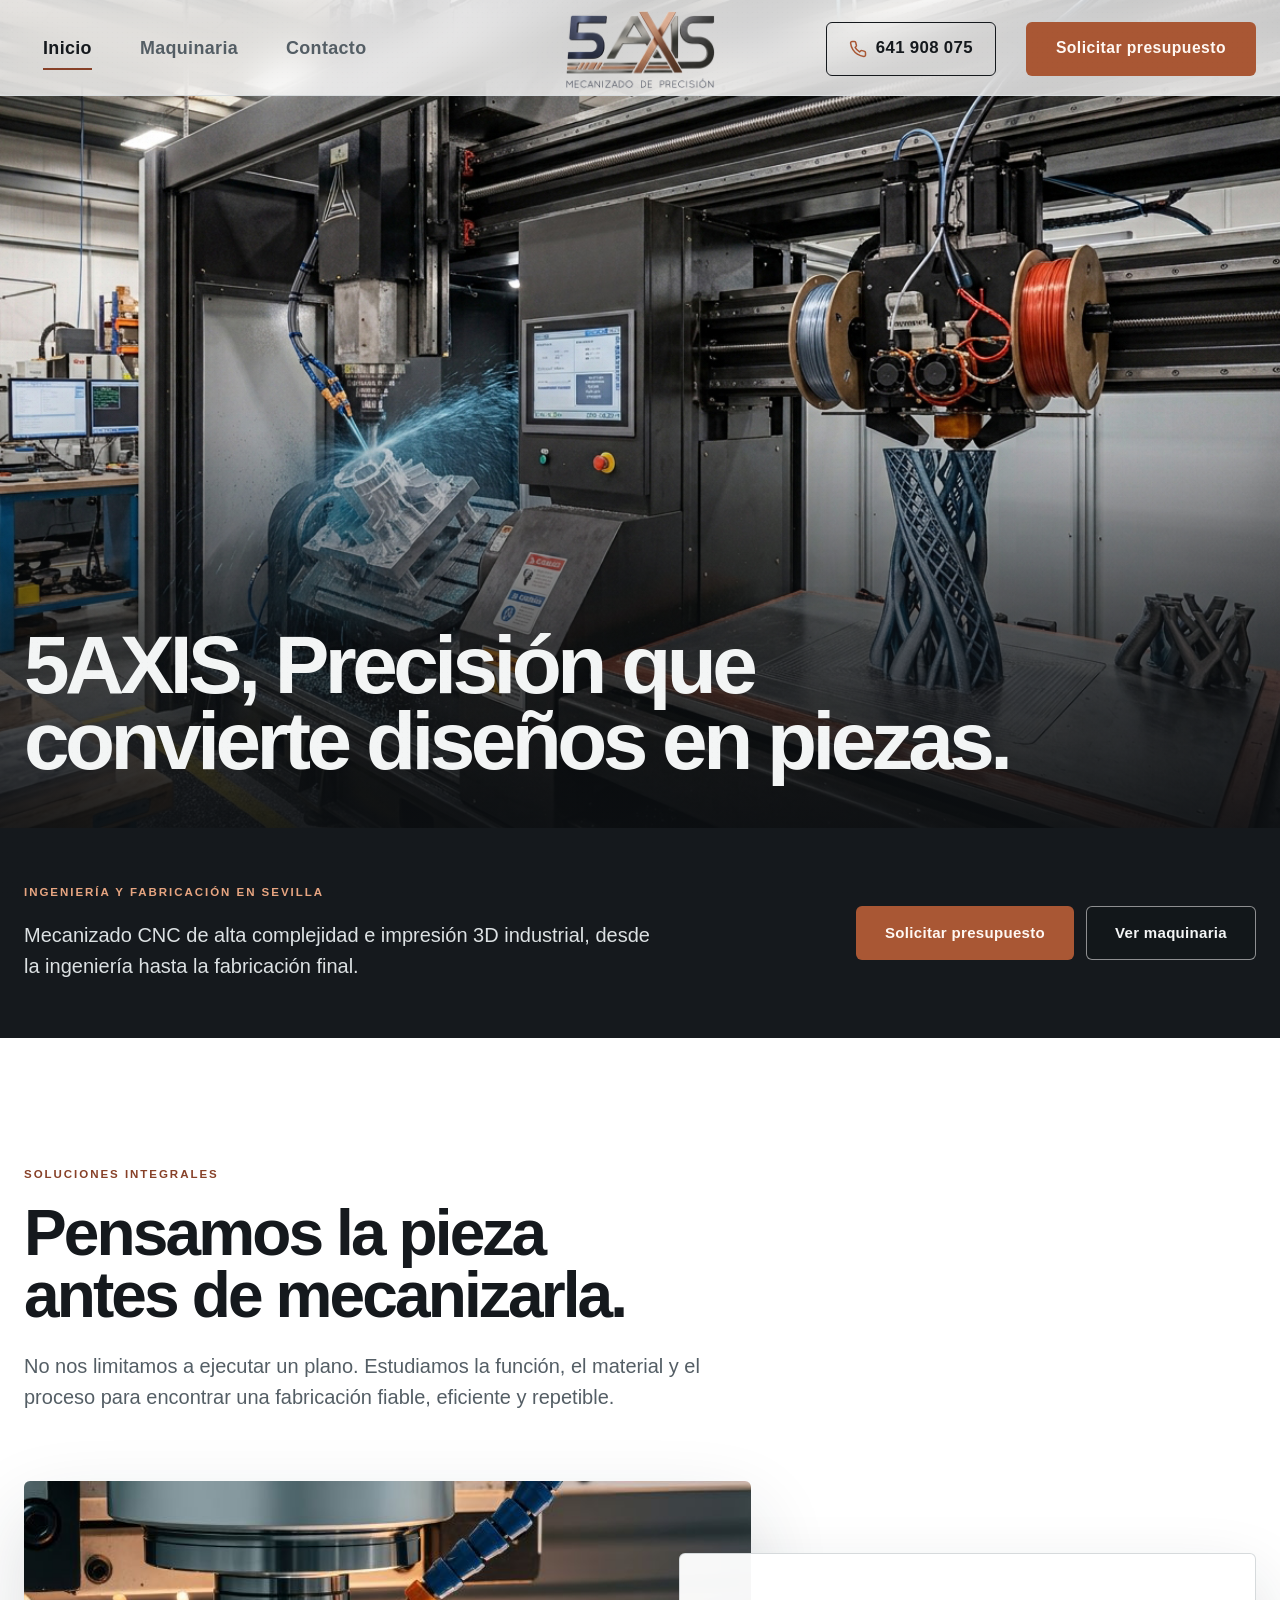
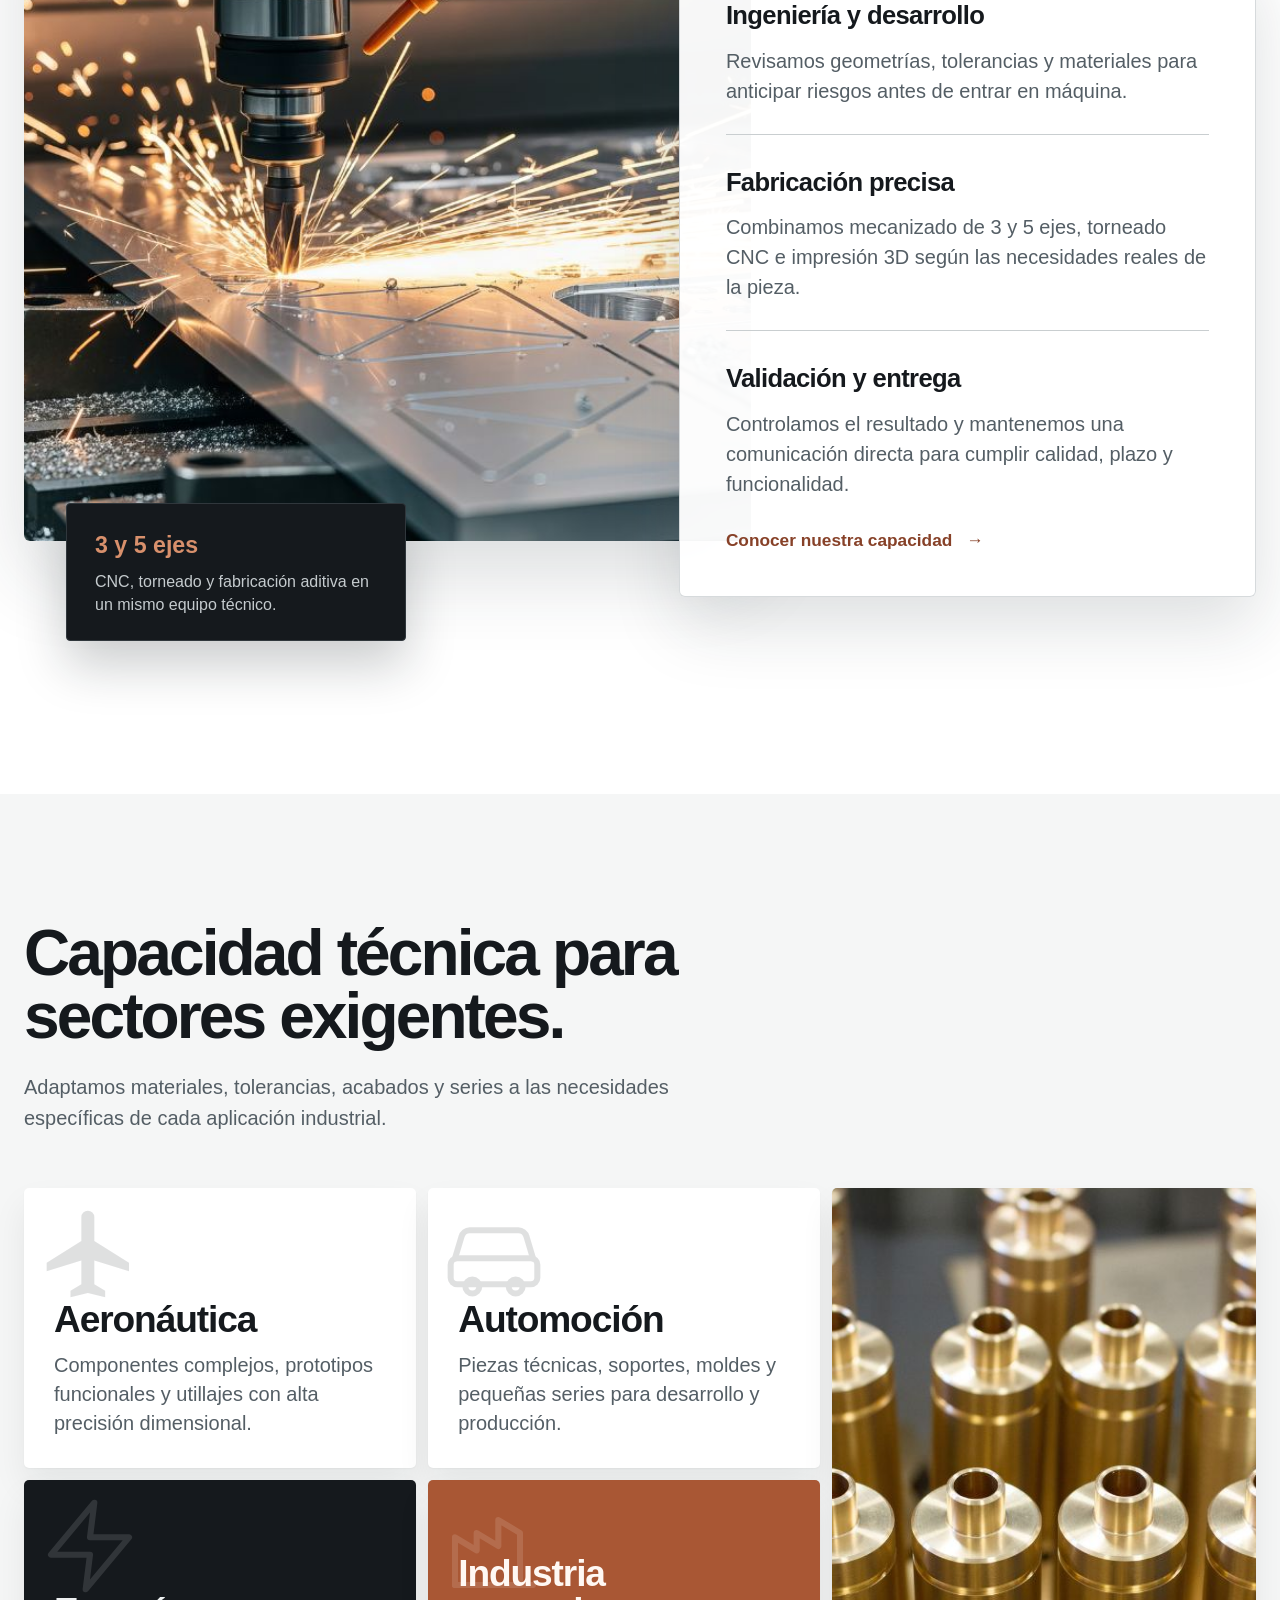
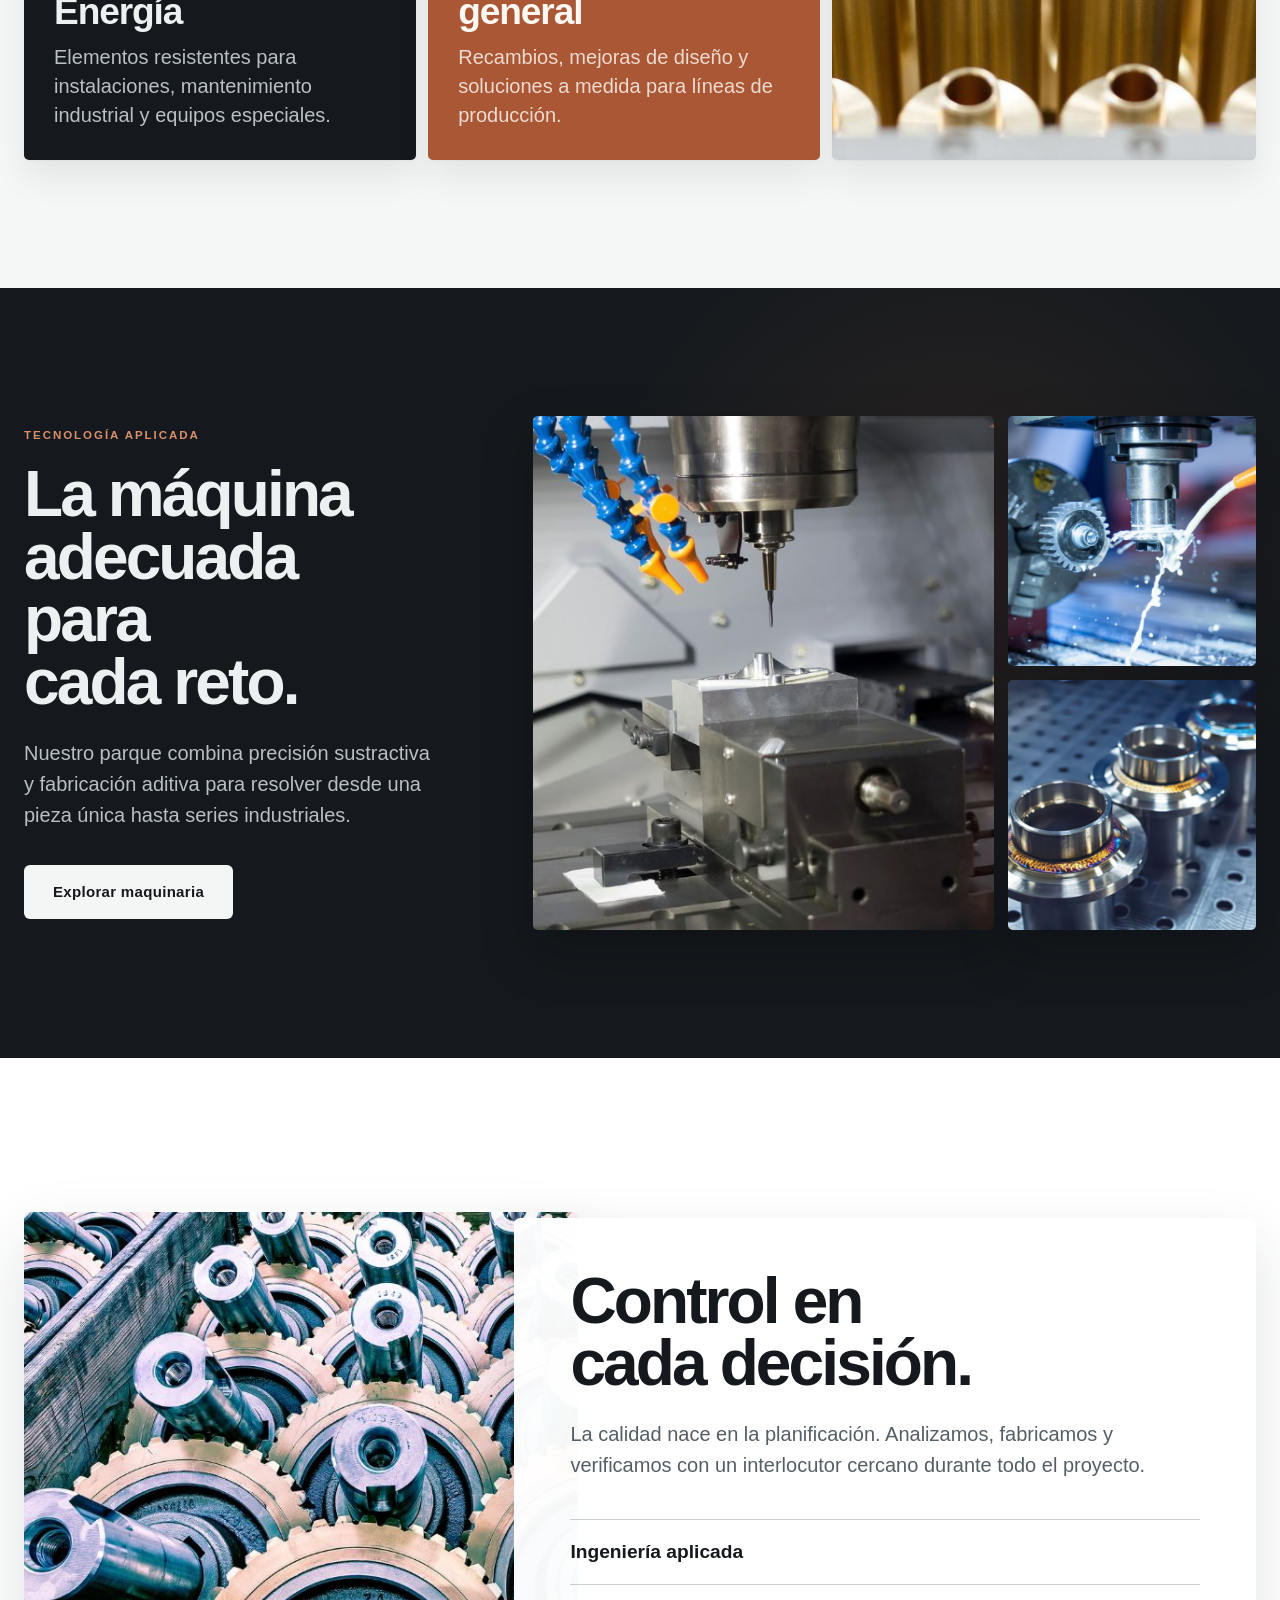
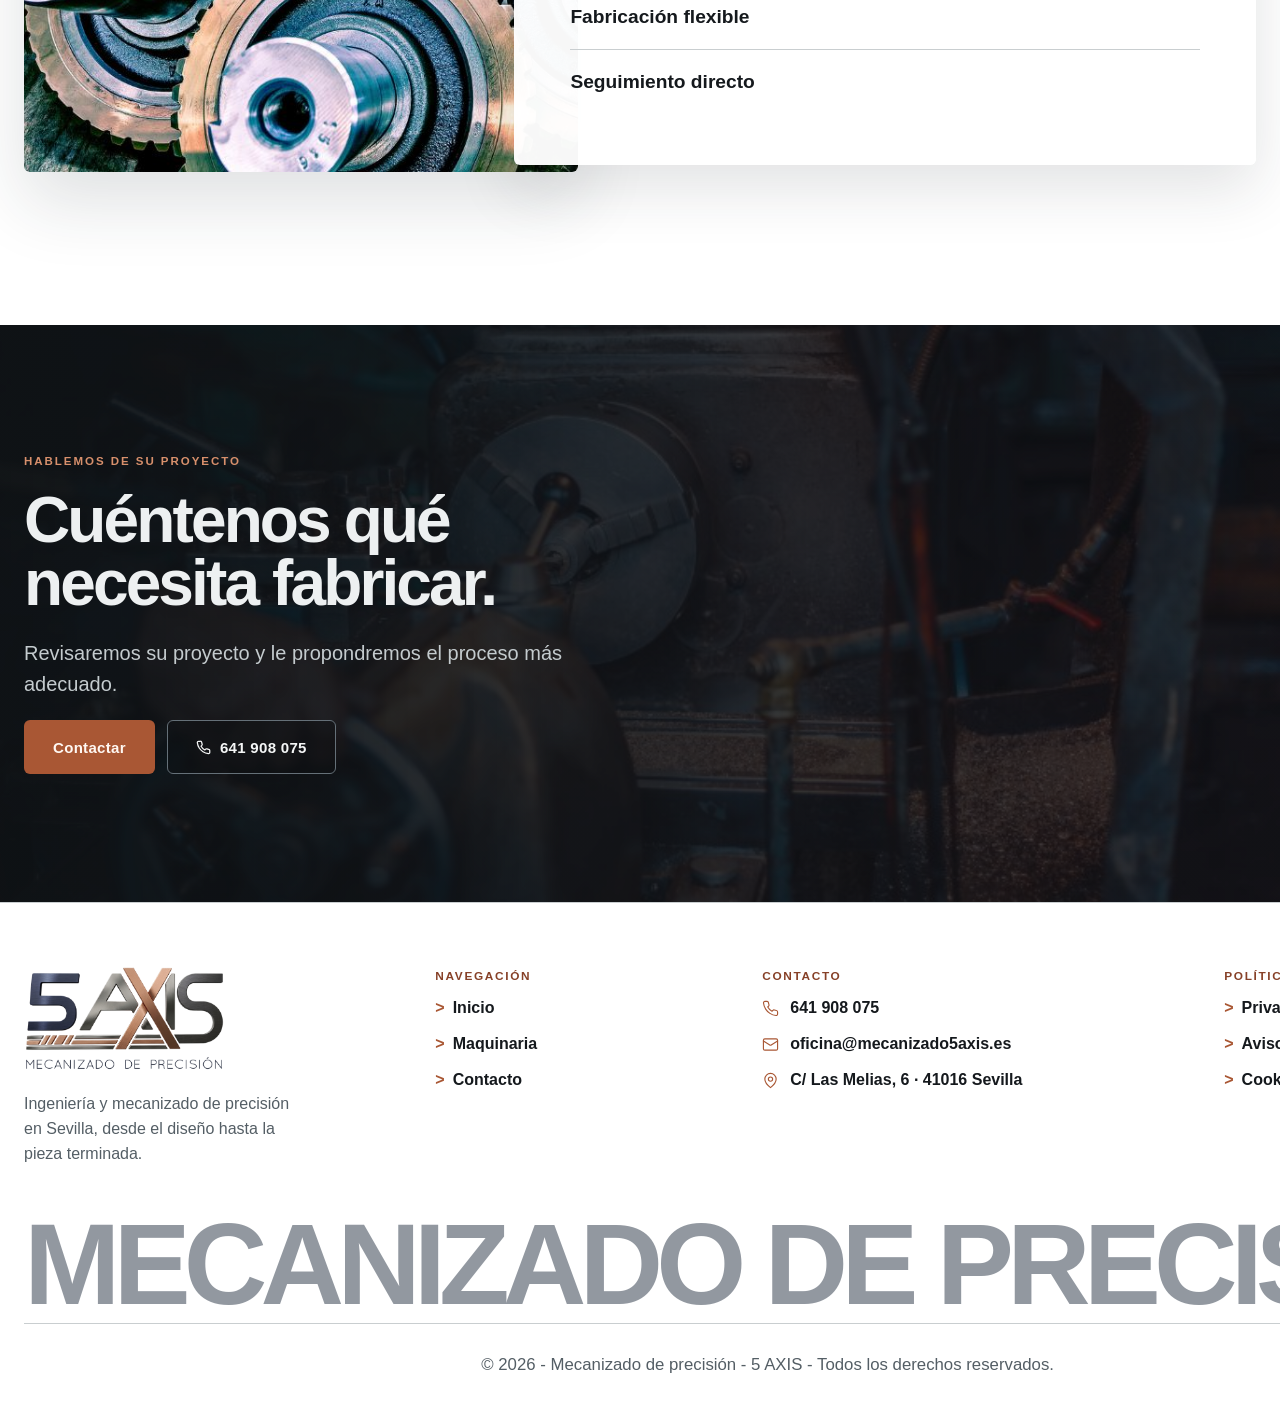
<file: index.html>
<!doctype html>
<html lang="es">
  <head>
    <meta charset="UTF-8" />
    <meta name="viewport" content="width=device-width, initial-scale=1.0" />
    <meta name="description" content="Mecanizado 5 Axis: ingeniería, mecanizado CNC de precisión en 3 y 5 ejes e impresión 3D industrial en Sevilla." />
    <meta name="theme-color" content="#15191d" />
    <meta property="og:title" content="Mecanizado 5 Axis | Precisión industrial" />
    <meta property="og:description" content="Soluciones integrales desde la ingeniería hasta la pieza terminada." />
    <meta property="og:image" content="/mecanizados-sevilla.jpg" />
    <title>Mecanizado 5 Axis | Mecanizado de precisión en Sevilla</title>
    <link rel="icon" type="image/png" href="/favicon.png" />
    <link rel="preload" as="image" href="/mecanizados-sevilla.jpg" />
    <link rel="stylesheet" href="/styles.css" />
    <script src="/script.js" defer></script>
  </head>
  <body>
    <a class="skip-link" href="#contenido">Saltar al contenido</a>
    <header class="site-header" data-header>
      <a class="brand" href="/" aria-label="Mecanizado 5 Axis, inicio"><img src="/logo-mecanizados-precision.png" alt="Mecanizado 5 Axis" width="150" height="79" /></a>
      <button class="menu-toggle" type="button" aria-expanded="false" aria-controls="main-nav"><span class="menu-label">Menú</span><span class="menu-lines" aria-hidden="true"><i></i><i></i></span></button>
      <nav class="main-nav" id="main-nav" aria-label="Navegación principal"><a href="/" aria-current="page">Inicio</a><a href="/maquinaria/">Maquinaria</a><a href="/contacto/">Contacto</a><div class="nav-mobile-actions"><a class="nav-mobile-call" href="tel:+34641908075"><svg class="icon-phone" aria-hidden="true" viewBox="0 0 24 24" fill="none" stroke="currentColor" stroke-width="2" stroke-linecap="round" stroke-linejoin="round"><path d="M22 16.92v3a2 2 0 0 1-2.18 2 19.79 19.79 0 0 1-8.63-3.07 19.5 19.5 0 0 1-6-6 19.79 19.79 0 0 1-3.07-8.67A2 2 0 0 1 4.11 2h3a2 2 0 0 1 2 1.72c.127.96.361 1.903.7 2.81a2 2 0 0 1-.45 2.11L8.09 9.91a16 16 0 0 0 6 6l1.27-1.27a2 2 0 0 1 2.11-.45c.907.339 1.85.573 2.81.7A2 2 0 0 1 22 16.92z"></path></svg>641 908 075</a><a class="nav-mobile-budget" href="mailto:oficina@mecanizado5axis.es">Solicitar presupuesto</a></div></nav>
      <div class="header-actions"><a class="header-phone" href="tel:+34641908075" aria-label="Llamar al 641 908 075"><svg class="icon-phone" aria-hidden="true" viewBox="0 0 24 24" fill="none" stroke="currentColor" stroke-width="2" stroke-linecap="round" stroke-linejoin="round"><path d="M22 16.92v3a2 2 0 0 1-2.18 2 19.79 19.79 0 0 1-8.63-3.07 19.5 19.5 0 0 1-6-6 19.79 19.79 0 0 1-3.07-8.67A2 2 0 0 1 4.11 2h3a2 2 0 0 1 2 1.72c.127.96.361 1.903.7 2.81a2 2 0 0 1-.45 2.11L8.09 9.91a16 16 0 0 0 6 6l1.27-1.27a2 2 0 0 1 2.11-.45c.907.339 1.85.573 2.81.7A2 2 0 0 1 22 16.92z"></path></svg>641 908 075</a><a class="header-budget" href="mailto:oficina@mecanizado5axis.es">Solicitar presupuesto</a></div>
    </header>

    <main id="contenido">
      <section class="hero" aria-labelledby="hero-title">
        <img class="hero-image" src="/mecanizados-sevilla.jpg" alt="Centro de mecanizado CNC e impresora 3D industrial en las instalaciones" width="1310" height="768" fetchpriority="high" />
        <div class="hero-shade"></div>
        <div class="hero-content">
          <h1 id="hero-title">5AXIS, Precisión que convierte diseños en piezas.</h1>
        </div>
      </section>
      <section class="hero-info" aria-label="Presentación">
        <div class="hero-info-inner">
          <div class="hero-info-text">
            <p class="eyebrow">Ingeniería y fabricación en Sevilla</p>
            <p class="hero-copy">Mecanizado CNC de alta complejidad e impresión 3D industrial, desde la ingeniería hasta la fabricación final.</p>
          </div>
          <div class="hero-actions"><a class="button button-primary" href="/contacto/">Solicitar presupuesto</a><a class="button button-ghost" href="/maquinaria/">Ver maquinaria</a></div>
        </div>
      </section>

      <section class="solutions section" aria-labelledby="solutions-title">
        <div class="solutions-heading reveal">
          <p class="section-kicker">Soluciones integrales</p>
          <h2 id="solutions-title">Pensamos la pieza antes de mecanizarla.</h2>
          <p class="solutions-lead">No nos limitamos a ejecutar un plano. Estudiamos la función, el material y el proceso para encontrar una fabricación fiable, eficiente y repetible.</p>
        </div>
        <div class="solutions-stage">
          <figure class="solutions-image reveal"><img src="/mecanizados-precision-7.jpg" alt="Centro CNC mecanizando una pieza de precisión" width="800" height="600" loading="lazy" /></figure>
          <div class="solutions-process reveal">
            <article><span>Ingeniería y desarrollo</span><p>Revisamos geometrías, tolerancias y materiales para anticipar riesgos antes de entrar en máquina.</p></article>
            <article><span>Fabricación precisa</span><p>Combinamos mecanizado de 3 y 5 ejes, torneado CNC e impresión 3D según las necesidades reales de la pieza.</p></article>
            <article><span>Validación y entrega</span><p>Controlamos el resultado y mantenemos una comunicación directa para cumplir calidad, plazo y funcionalidad.</p></article>
            <a class="text-link" href="/maquinaria/">Conocer nuestra capacidad <span aria-hidden="true">→</span></a>
          </div>
          <div class="solutions-spec reveal"><strong>3 y 5 ejes</strong><span>CNC, torneado y fabricación aditiva en un mismo equipo técnico.</span></div>
        </div>
      </section>

      <section class="sectors section" aria-labelledby="sectors-title">
        <div class="sectors-copy reveal"><h2 id="sectors-title">Capacidad técnica para sectores exigentes.</h2><p>Adaptamos materiales, tolerancias, acabados y series a las necesidades específicas de cada aplicación industrial.</p></div>
        <div class="sector-grid reveal">
          <article class="sector-aero"><svg class="sector-icon" aria-hidden="true" viewBox="0 0 24 24" fill="currentColor"><path d="M21 16v-2l-8-5V3.5a1.5 1.5 0 0 0-3 0V9l-8 5v2l8-2.5V19l-2.5 1.5V22l4-1 4 1v-1.5L13 19v-5.5z"></path></svg><span>Aeronáutica</span><p>Componentes complejos, prototipos funcionales y utillajes con alta precisión dimensional.</p></article>
          <article class="sector-auto"><svg class="sector-icon" aria-hidden="true" viewBox="0 0 24 24" fill="none" stroke="currentColor" stroke-width="1.4" stroke-linecap="round" stroke-linejoin="round"><path d="M3 13l1.5-5A2 2 0 0 1 6.4 6.5h11.2A2 2 0 0 1 19.5 8l1.5 5"></path><rect x="2" y="13" width="20" height="6" rx="1.5"></rect><circle cx="7" cy="19.5" r="1.6"></circle><circle cx="17" cy="19.5" r="1.6"></circle></svg><span>Automoción</span><p>Piezas técnicas, soportes, moldes y pequeñas series para desarrollo y producción.</p></article>
          <article class="sector-image"><img src="/mecanizados-precision-2.jpg" alt="Serie de componentes de precisión mecanizados en latón" width="800" height="600" loading="lazy" /></article>
          <article class="sector-energy"><svg class="sector-icon" aria-hidden="true" viewBox="0 0 24 24" fill="none" stroke="currentColor" stroke-width="1.4" stroke-linecap="round" stroke-linejoin="round"><polygon points="13 2 3 14 12 14 11 22 21 10 12 10 13 2"></polygon></svg><span>Energía</span><p>Elementos resistentes para instalaciones, mantenimiento industrial y equipos especiales.</p></article>
          <article class="sector-general"><svg class="sector-icon" aria-hidden="true" viewBox="0 0 24 24" fill="none" stroke="currentColor" stroke-width="1.4" stroke-linecap="round" stroke-linejoin="round"><path d="M3 21V10l5 3V9l5 3V6l5 3v12H3Z"></path><path d="M3 21h18"></path></svg><span>Industria general</span><p>Recambios, mejoras de diseño y soluciones a medida para líneas de producción.</p></article>
        </div>
      </section>

      <section class="home-machinery" aria-labelledby="home-machinery-title">
        <div class="home-machinery-inner section">
          <div class="home-machinery-copy reveal"><p class="section-kicker">Tecnología aplicada</p><h2 id="home-machinery-title">La máquina adecuada para cada reto.</h2><p>Nuestro parque combina precisión sustractiva y fabricación aditiva para resolver desde una pieza única hasta series industriales.</p><a class="button button-light" href="/maquinaria/">Explorar maquinaria</a></div>
          <div class="machine-mosaic reveal"><figure class="mosaic-main"><img src="/mecanizados-precision-8.jpg" alt="Detalle de un centro de mecanizado CNC" width="800" height="600" loading="lazy" /></figure><figure><img src="/mecanizados-precision-9.jpg" alt="Torno CNC durante el mecanizado" width="800" height="600" loading="lazy" /></figure><figure><img src="/mecanizados-precision-5.jpg" alt="Componentes metálicos terminados" width="800" height="600" loading="lazy" /></figure></div>
        </div>
      </section>

      <section class="home-quality section" aria-labelledby="home-quality-title">
        <div class="home-quality-image reveal"><img src="/mecanizados-precision-1.jpg" alt="Conjunto de componentes mecanizados" width="800" height="600" loading="lazy" /></div>
        <div class="home-quality-copy reveal"><h2 id="home-quality-title">Control en cada decisión.</h2><p>La calidad nace en la planificación. Analizamos, fabricamos y verificamos con un interlocutor cercano durante todo el proyecto.</p><div class="quality-summary"><span>Ingeniería aplicada</span><span>Fabricación flexible</span><span>Seguimiento directo</span></div></div>
      </section>

      <section class="contact-teaser" aria-labelledby="contact-teaser-title">
        <div class="contact-teaser-inner section reveal"><p class="section-kicker">Hablemos de su proyecto</p><h2 id="contact-teaser-title">Cuéntenos qué necesita fabricar.</h2><p>Revisaremos su proyecto y le propondremos el proceso más adecuado.</p><div class="hero-actions"><a class="button button-primary" href="/contacto/">Contactar</a><a class="button button-dark-ghost" href="tel:+34641908075"><svg class="icon-phone" aria-hidden="true" viewBox="0 0 24 24" fill="none" stroke="currentColor" stroke-width="2" stroke-linecap="round" stroke-linejoin="round"><path d="M22 16.92v3a2 2 0 0 1-2.18 2 19.79 19.79 0 0 1-8.63-3.07 19.5 19.5 0 0 1-6-6 19.79 19.79 0 0 1-3.07-8.67A2 2 0 0 1 4.11 2h3a2 2 0 0 1 2 1.72c.127.96.361 1.903.7 2.81a2 2 0 0 1-.45 2.11L8.09 9.91a16 16 0 0 0 6 6l1.27-1.27a2 2 0 0 1 2.11-.45c.907.339 1.85.573 2.81.7A2 2 0 0 1 22 16.92z"></path></svg>641 908 075</a></div></div>
      </section>
    </main>

    <footer class="site-footer">
      <div class="footer-columns">
        <div class="footer-logo-col">
          <a href="/" aria-label="Mecanizado 5 Axis, inicio"><img src="/logo-mecanizados-precision.png" alt="Mecanizado 5 Axis" width="220" height="116" /></a>
          <p class="footer-tagline">Ingeniería y mecanizado de precisión en Sevilla, desde el diseño hasta la pieza terminada.</p>
        </div>
        <nav class="footer-nav" aria-label="Navegación">
          <p class="footer-heading">Navegación</p>
          <a href="/">Inicio</a>
          <a href="/maquinaria/">Maquinaria</a>
          <a href="/contacto/">Contacto</a>
        </nav>
        <address class="footer-contact">
          <p class="footer-heading">Contacto</p>
          <a href="tel:+34641908075"><svg class="footer-contact-icon" aria-hidden="true" viewBox="0 0 24 24" fill="none" stroke="currentColor" stroke-width="1.6" stroke-linecap="round" stroke-linejoin="round"><path d="M22 16.92v3a2 2 0 0 1-2.18 2 19.79 19.79 0 0 1-8.63-3.07 19.5 19.5 0 0 1-6-6 19.79 19.79 0 0 1-3.07-8.67A2 2 0 0 1 4.11 2h3a2 2 0 0 1 2 1.72c.127.96.361 1.903.7 2.81a2 2 0 0 1-.45 2.11L8.09 9.91a16 16 0 0 0 6 6l1.27-1.27a2 2 0 0 1 2.11-.45c.907.339 1.85.573 2.81.7A2 2 0 0 1 22 16.92z"></path></svg>641 908 075</a>
          <a href="mailto:oficina@mecanizado5axis.es"><svg class="footer-contact-icon" aria-hidden="true" viewBox="0 0 24 24" fill="none" stroke="currentColor" stroke-width="1.6" stroke-linecap="round" stroke-linejoin="round"><rect x="2" y="4" width="20" height="16" rx="2"></rect><path d="m22 7-8.97 5.7a1.94 1.94 0 0 1-2.06 0L2 7"></path></svg>oficina@mecanizado5axis.es</a>
          <a href="https://maps.app.goo.gl/1Hzj5CujEDZCWovj9" target="_blank" rel="noopener noreferrer"><svg class="footer-contact-icon" aria-hidden="true" viewBox="0 0 24 24" fill="none" stroke="currentColor" stroke-width="1.6" stroke-linecap="round" stroke-linejoin="round"><path d="M20 10c0 6-8 12-8 12s-8-6-8-12a8 8 0 0 1 16 0Z"></path><circle cx="12" cy="10" r="3"></circle></svg>C/ Las Melias, 6 · 41016 Sevilla</a>
        </address>
        <nav class="footer-legal" aria-label="Políticas legales">
          <p class="footer-heading">Políticas legales</p>
          <a href="/politica-privacidad/">Privacidad</a>
          <a href="/aviso-legal/">Aviso legal</a>
          <a href="/politica-cookies/">Cookies</a>
        </nav>
      </div>
      <p class="footer-title">Mecanizado de precisión</p>
      <div class="footer-bottom">
        <p>© <span data-year></span> - Mecanizado de precisión - 5 AXIS - Todos los derechos reservados.</p>
      </div>
    </footer>
  </body>
</html>
</file>
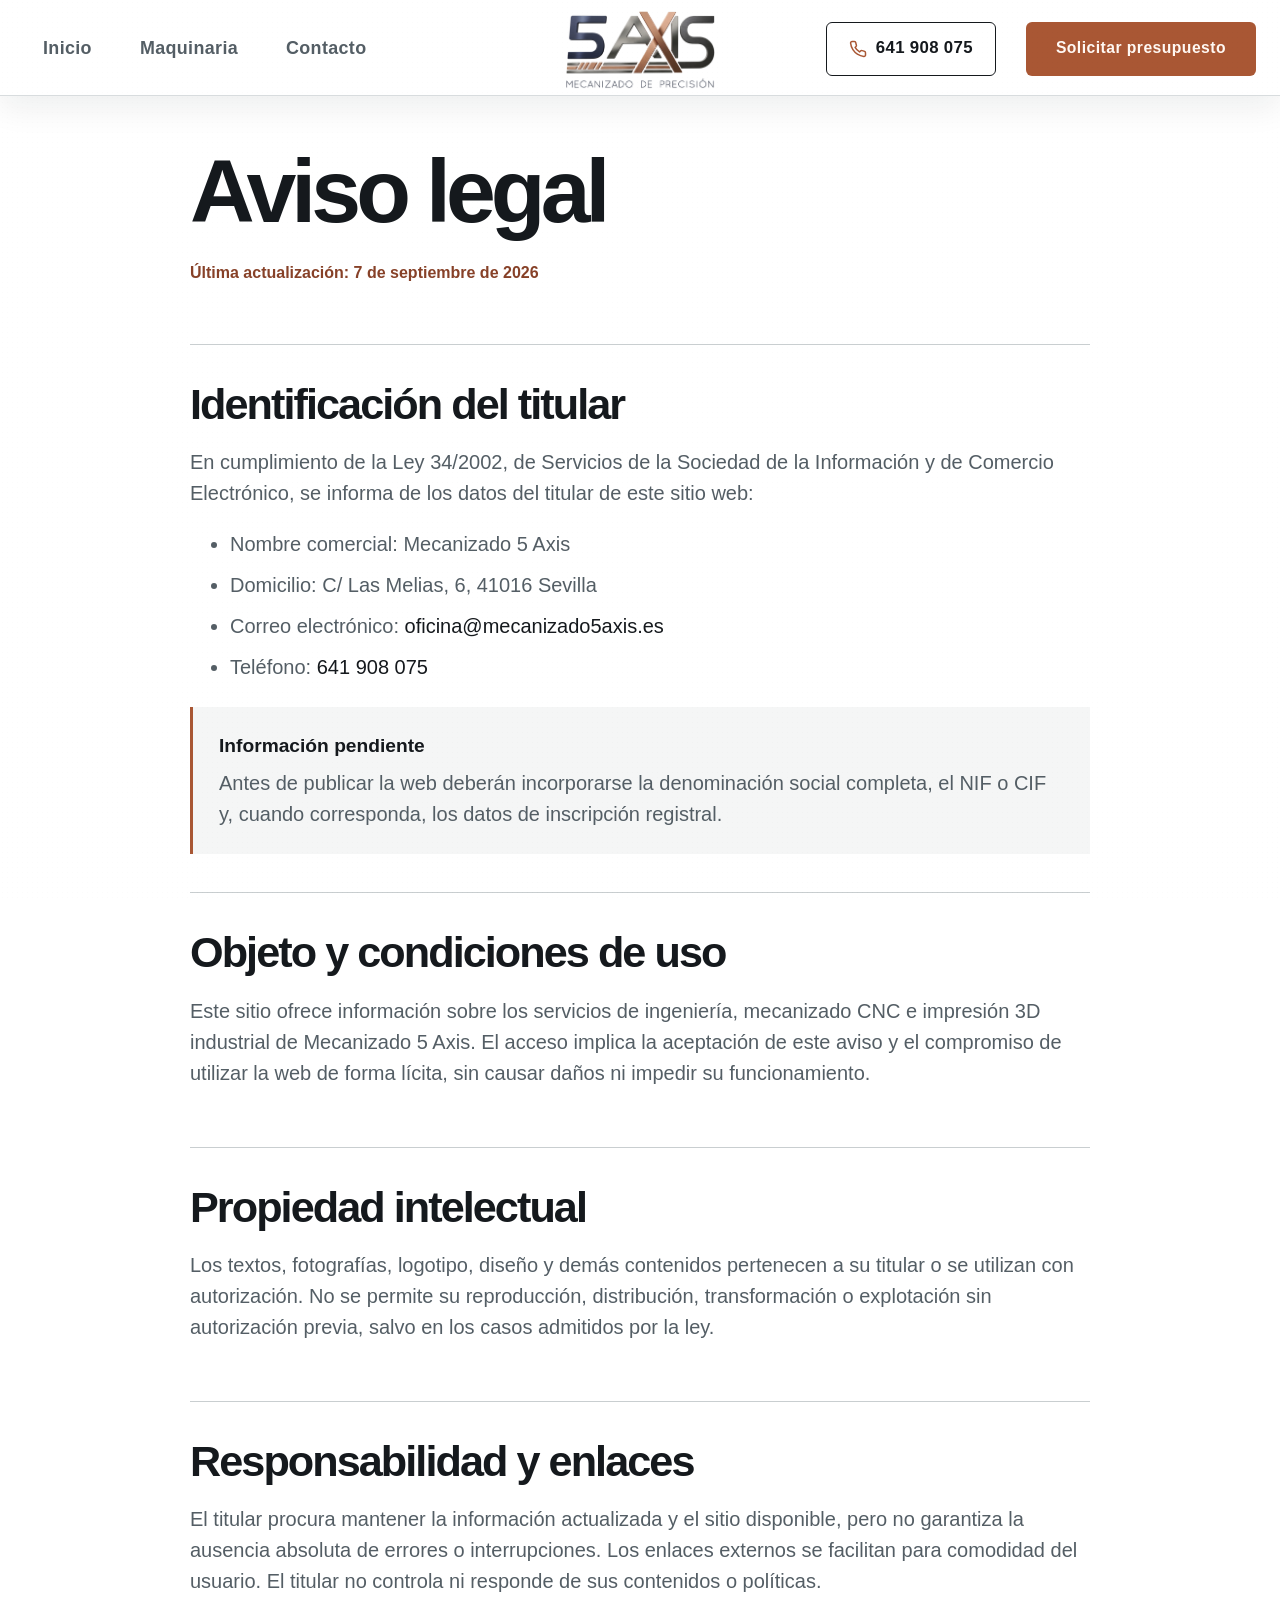
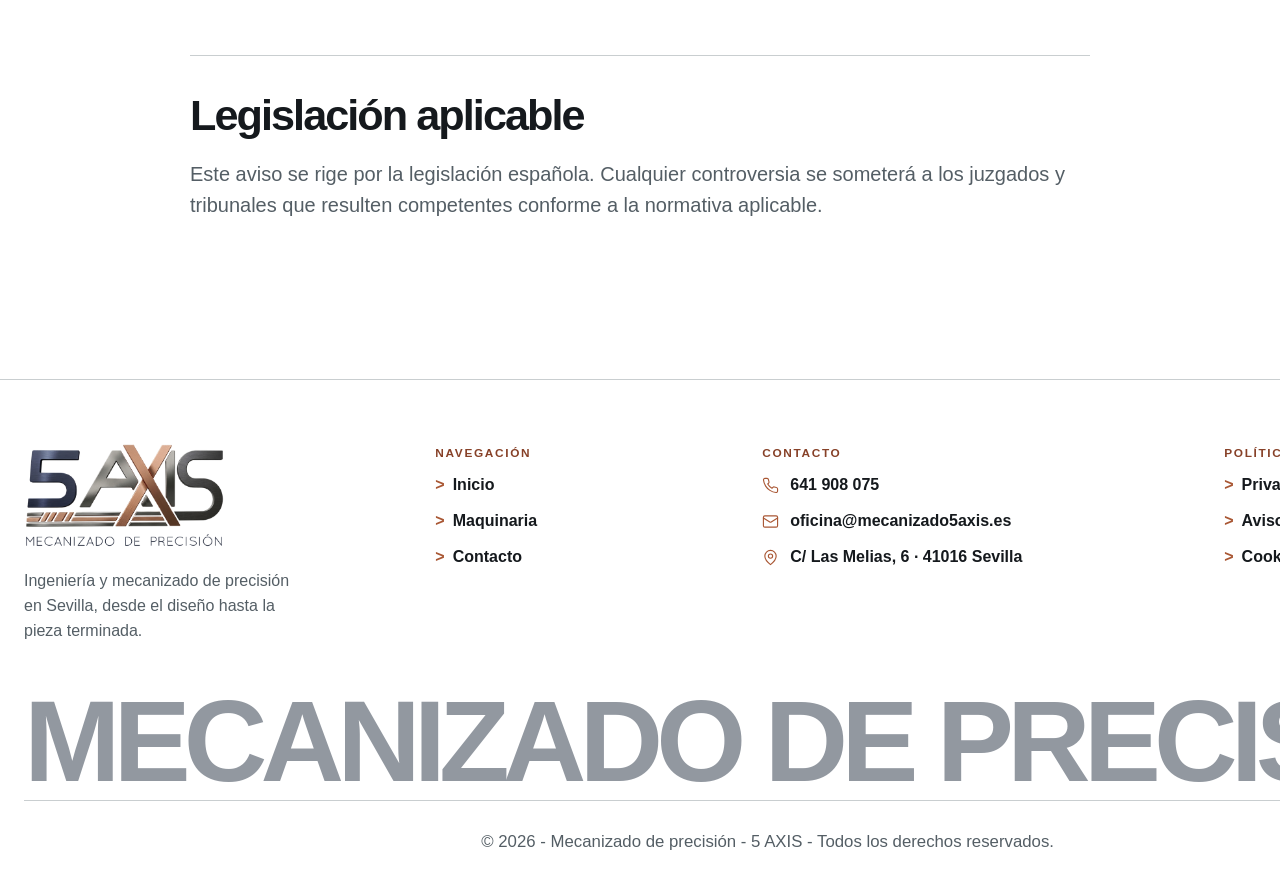
<file: aviso-legal/index.html>
<!doctype html>
<html lang="es">
  <head>
    <meta charset="UTF-8" />
    <meta name="viewport" content="width=device-width, initial-scale=1.0" />
    <meta name="robots" content="index,follow" />
    <meta name="theme-color" content="#f7f8f8" />
    <title>Aviso legal | Mecanizado 5 Axis</title>
    <link rel="icon" type="image/png" href="/favicon.png" />
    <link rel="stylesheet" href="/styles.css" />
    <script src="/script.js" defer></script>
  </head>
  <body>
    <a class="skip-link" href="#contenido">Saltar al contenido</a>
    <header class="site-header scrolled">
      <a class="brand" href="/" aria-label="Mecanizado 5 Axis, inicio"><img src="/logo-mecanizados-precision.png" alt="Mecanizado 5 Axis" width="150" height="79" /></a>
      <button class="menu-toggle" type="button" aria-expanded="false" aria-controls="main-nav"><span class="menu-label">Menú</span><span class="menu-lines" aria-hidden="true"><i></i><i></i></span></button>
      <nav class="main-nav" id="main-nav" aria-label="Navegación principal"><a href="/">Inicio</a><a href="/maquinaria/">Maquinaria</a><a href="/contacto/">Contacto</a><div class="nav-mobile-actions"><a class="nav-mobile-call" href="tel:+34641908075"><svg class="icon-phone" aria-hidden="true" viewBox="0 0 24 24" fill="none" stroke="currentColor" stroke-width="2" stroke-linecap="round" stroke-linejoin="round"><path d="M22 16.92v3a2 2 0 0 1-2.18 2 19.79 19.79 0 0 1-8.63-3.07 19.5 19.5 0 0 1-6-6 19.79 19.79 0 0 1-3.07-8.67A2 2 0 0 1 4.11 2h3a2 2 0 0 1 2 1.72c.127.96.361 1.903.7 2.81a2 2 0 0 1-.45 2.11L8.09 9.91a16 16 0 0 0 6 6l1.27-1.27a2 2 0 0 1 2.11-.45c.907.339 1.85.573 2.81.7A2 2 0 0 1 22 16.92z"></path></svg>641 908 075</a><a class="nav-mobile-budget" href="mailto:oficina@mecanizado5axis.es">Solicitar presupuesto</a></div></nav>
      <div class="header-actions"><a class="header-phone" href="tel:+34641908075" aria-label="Llamar al 641 908 075"><svg class="icon-phone" aria-hidden="true" viewBox="0 0 24 24" fill="none" stroke="currentColor" stroke-width="2" stroke-linecap="round" stroke-linejoin="round"><path d="M22 16.92v3a2 2 0 0 1-2.18 2 19.79 19.79 0 0 1-8.63-3.07 19.5 19.5 0 0 1-6-6 19.79 19.79 0 0 1-3.07-8.67A2 2 0 0 1 4.11 2h3a2 2 0 0 1 2 1.72c.127.96.361 1.903.7 2.81a2 2 0 0 1-.45 2.11L8.09 9.91a16 16 0 0 0 6 6l1.27-1.27a2 2 0 0 1 2.11-.45c.907.339 1.85.573 2.81.7A2 2 0 0 1 22 16.92z"></path></svg>641 908 075</a><a class="header-budget" href="mailto:oficina@mecanizado5axis.es">Solicitar presupuesto</a></div>
    </header>
    <main class="legal-main" id="contenido">
      <h1>Aviso legal</h1>
      <p class="legal-updated">Última actualización: 7 de septiembre de 2026</p>
      <section class="legal-section">
        <h2>Identificación del titular</h2>
        <p>En cumplimiento de la Ley 34/2002, de Servicios de la Sociedad de la Información y de Comercio Electrónico, se informa de los datos del titular de este sitio web:</p>
        <ul>
          <li>Nombre comercial: Mecanizado 5 Axis</li>
          <li>Domicilio: C/ Las Melias, 6, 41016 Sevilla</li>
          <li>Correo electrónico: <a href="mailto:oficina@mecanizado5axis.es">oficina@mecanizado5axis.es</a></li>
          <li>Teléfono: <a href="tel:+34641908075">641 908 075</a></li>
        </ul>
        <div class="legal-note"><strong>Información pendiente</strong><p>Antes de publicar la web deberán incorporarse la denominación social completa, el NIF o CIF y, cuando corresponda, los datos de inscripción registral.</p></div>
      </section>
      <section class="legal-section">
        <h2>Objeto y condiciones de uso</h2>
        <p>Este sitio ofrece información sobre los servicios de ingeniería, mecanizado CNC e impresión 3D industrial de Mecanizado 5 Axis. El acceso implica la aceptación de este aviso y el compromiso de utilizar la web de forma lícita, sin causar daños ni impedir su funcionamiento.</p>
      </section>
      <section class="legal-section">
        <h2>Propiedad intelectual</h2>
        <p>Los textos, fotografías, logotipo, diseño y demás contenidos pertenecen a su titular o se utilizan con autorización. No se permite su reproducción, distribución, transformación o explotación sin autorización previa, salvo en los casos admitidos por la ley.</p>
      </section>
      <section class="legal-section">
        <h2>Responsabilidad y enlaces</h2>
        <p>El titular procura mantener la información actualizada y el sitio disponible, pero no garantiza la ausencia absoluta de errores o interrupciones. Los enlaces externos se facilitan para comodidad del usuario. El titular no controla ni responde de sus contenidos o políticas.</p>
      </section>
      <section class="legal-section">
        <h2>Legislación aplicable</h2>
        <p>Este aviso se rige por la legislación española. Cualquier controversia se someterá a los juzgados y tribunales que resulten competentes conforme a la normativa aplicable.</p>
      </section>
    </main>
    <footer class="site-footer">
      <div class="footer-columns">
        <div class="footer-logo-col">
          <a href="/" aria-label="Mecanizado 5 Axis, inicio"><img src="/logo-mecanizados-precision.png" alt="Mecanizado 5 Axis" width="220" height="116" /></a>
          <p class="footer-tagline">Ingeniería y mecanizado de precisión en Sevilla, desde el diseño hasta la pieza terminada.</p>
        </div>
        <nav class="footer-nav" aria-label="Navegación">
          <p class="footer-heading">Navegación</p>
          <a href="/">Inicio</a>
          <a href="/maquinaria/">Maquinaria</a>
          <a href="/contacto/">Contacto</a>
        </nav>
        <address class="footer-contact">
          <p class="footer-heading">Contacto</p>
          <a href="tel:+34641908075"><svg class="footer-contact-icon" aria-hidden="true" viewBox="0 0 24 24" fill="none" stroke="currentColor" stroke-width="1.6" stroke-linecap="round" stroke-linejoin="round"><path d="M22 16.92v3a2 2 0 0 1-2.18 2 19.79 19.79 0 0 1-8.63-3.07 19.5 19.5 0 0 1-6-6 19.79 19.79 0 0 1-3.07-8.67A2 2 0 0 1 4.11 2h3a2 2 0 0 1 2 1.72c.127.96.361 1.903.7 2.81a2 2 0 0 1-.45 2.11L8.09 9.91a16 16 0 0 0 6 6l1.27-1.27a2 2 0 0 1 2.11-.45c.907.339 1.85.573 2.81.7A2 2 0 0 1 22 16.92z"></path></svg>641 908 075</a>
          <a href="mailto:oficina@mecanizado5axis.es"><svg class="footer-contact-icon" aria-hidden="true" viewBox="0 0 24 24" fill="none" stroke="currentColor" stroke-width="1.6" stroke-linecap="round" stroke-linejoin="round"><rect x="2" y="4" width="20" height="16" rx="2"></rect><path d="m22 7-8.97 5.7a1.94 1.94 0 0 1-2.06 0L2 7"></path></svg>oficina@mecanizado5axis.es</a>
          <a href="https://maps.app.goo.gl/1Hzj5CujEDZCWovj9" target="_blank" rel="noopener noreferrer"><svg class="footer-contact-icon" aria-hidden="true" viewBox="0 0 24 24" fill="none" stroke="currentColor" stroke-width="1.6" stroke-linecap="round" stroke-linejoin="round"><path d="M20 10c0 6-8 12-8 12s-8-6-8-12a8 8 0 0 1 16 0Z"></path><circle cx="12" cy="10" r="3"></circle></svg>C/ Las Melias, 6 · 41016 Sevilla</a>
        </address>
        <nav class="footer-legal" aria-label="Políticas legales">
          <p class="footer-heading">Políticas legales</p>
          <a href="/politica-privacidad/">Privacidad</a>
          <a href="/aviso-legal/" aria-current="page">Aviso legal</a>
          <a href="/politica-cookies/">Cookies</a>
        </nav>
      </div>
      <p class="footer-title">Mecanizado de precisión</p>
      <div class="footer-bottom">
        <p>© <span data-year></span> - Mecanizado de precisión - 5 AXIS - Todos los derechos reservados.</p>
      </div>
    </footer>
  </body>
</html>
</file>
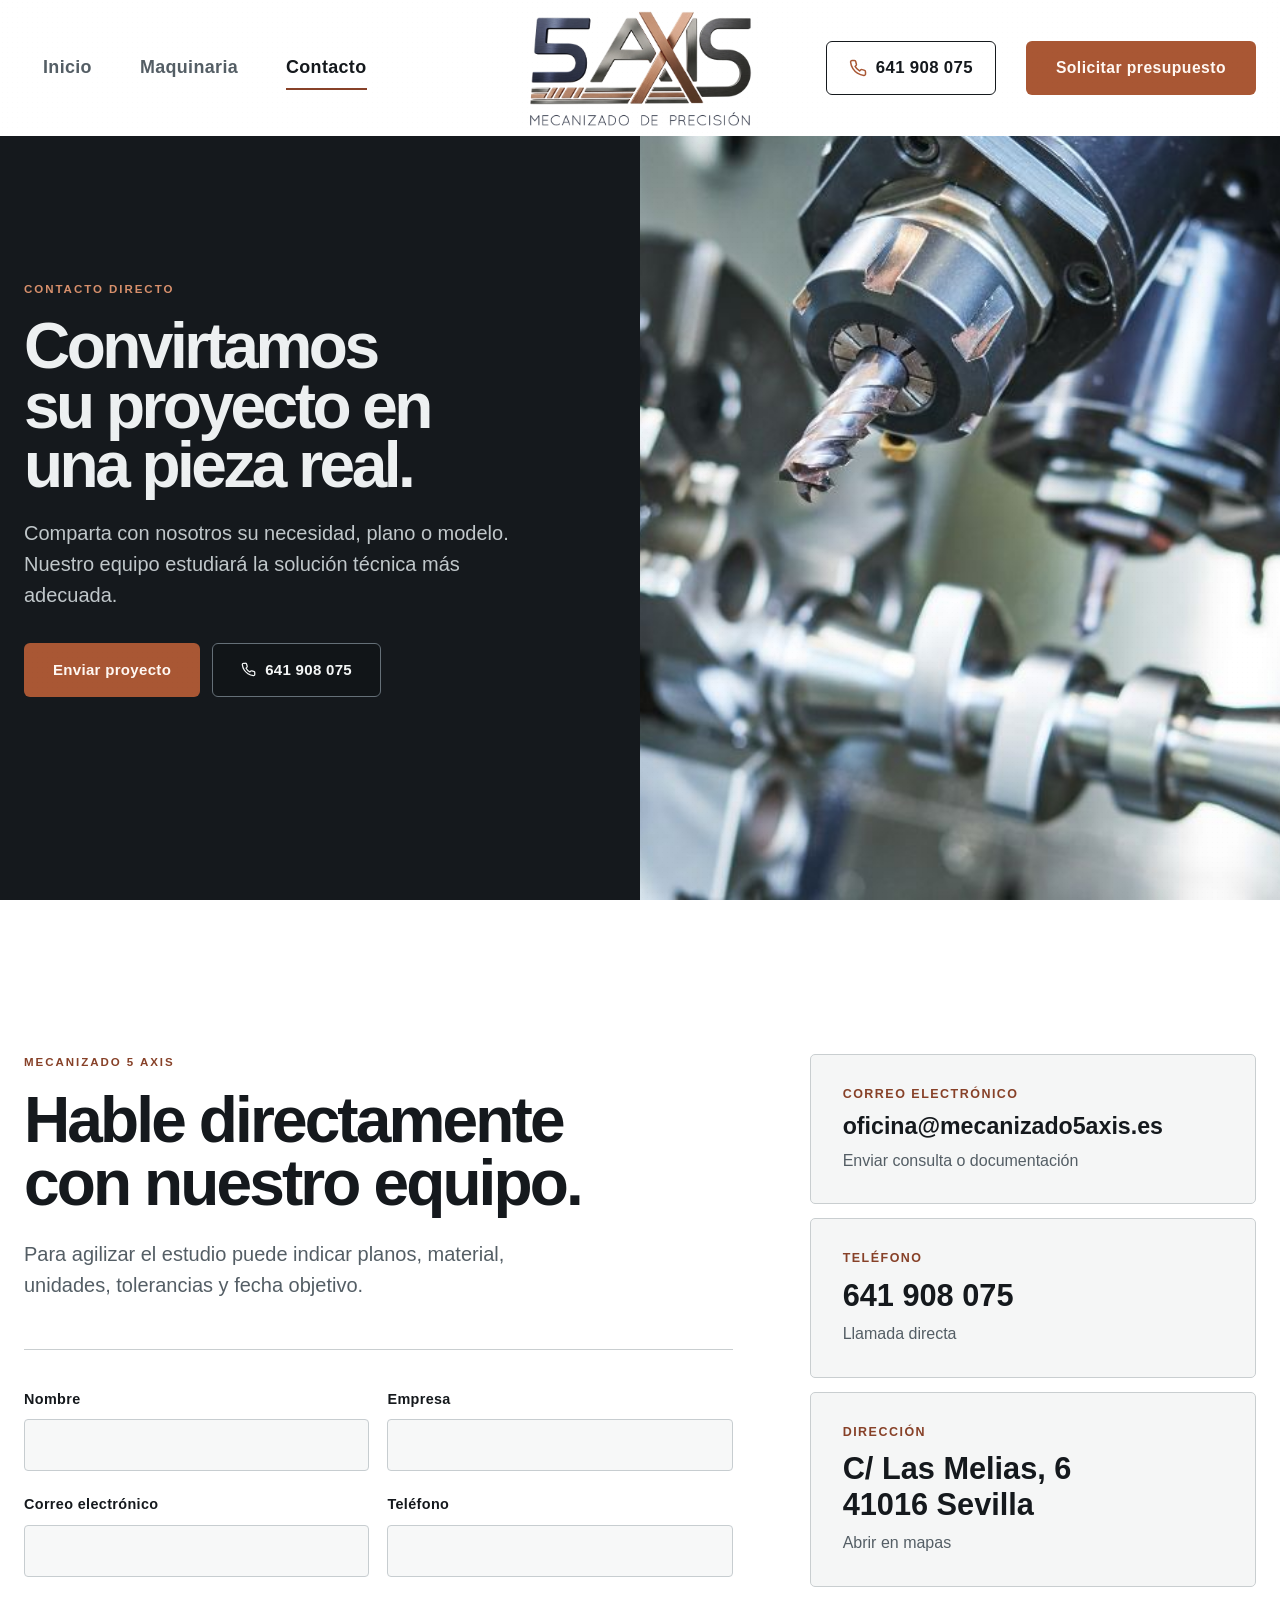
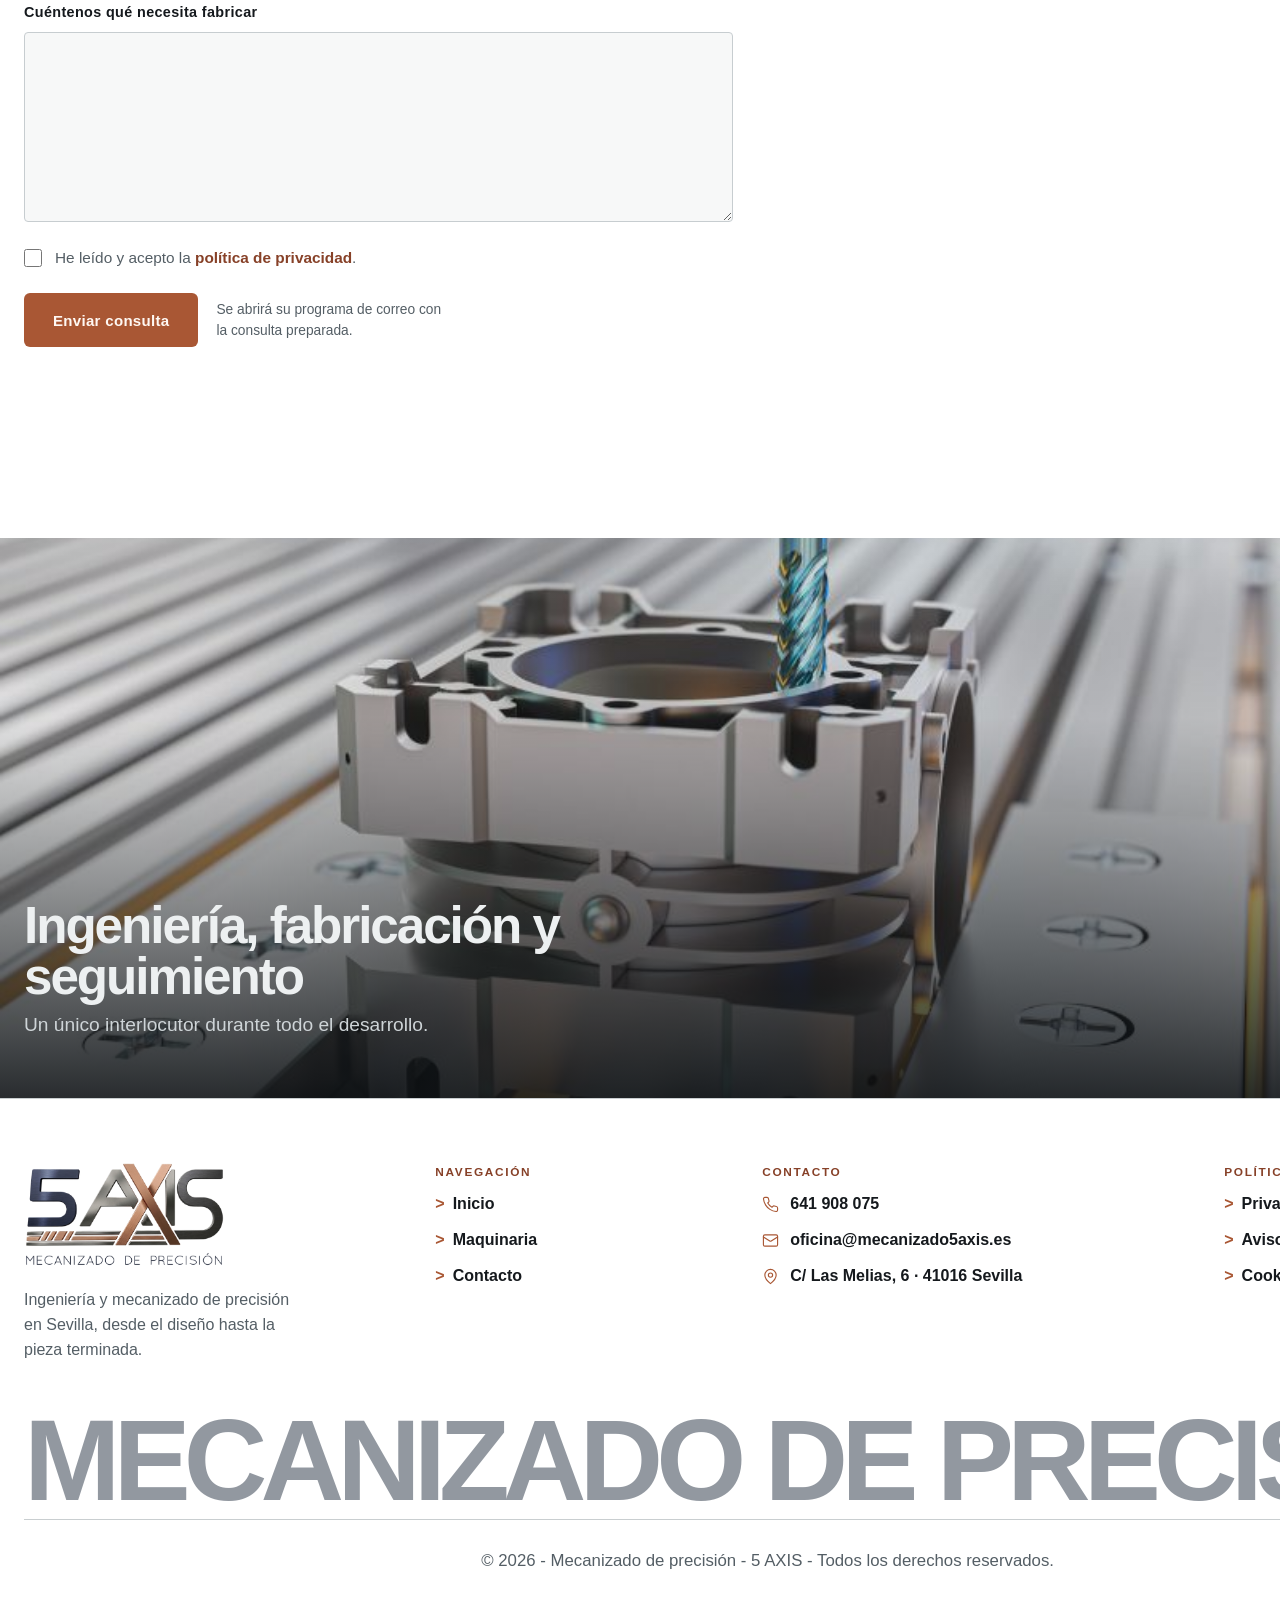
<file: contacto/index.html>
<!doctype html>
<html lang="es">
  <head>
    <meta charset="UTF-8" />
    <meta name="viewport" content="width=device-width, initial-scale=1.0" />
    <meta name="description" content="Contacte con Mecanizado 5 Axis en Sevilla para estudiar su proyecto de mecanizado CNC o impresión 3D industrial." />
    <meta name="theme-color" content="#15191d" />
    <meta property="og:title" content="Contacto | Mecanizado 5 Axis" />
    <meta property="og:image" content="/mecanizados-precision-6.jpg" />
    <title>Contacto | Mecanizado 5 Axis</title>
    <link rel="icon" type="image/png" href="/favicon.png" />
    <link rel="preload" as="image" href="/mecanizados-precision-6.jpg" />
    <link rel="stylesheet" href="/styles.css" />
    <script src="/script.js" defer></script>
  </head>
  <body>
    <a class="skip-link" href="#contenido">Saltar al contenido</a>
    <header class="site-header" data-header>
      <a class="brand" href="/" aria-label="Mecanizado 5 Axis, inicio"><img src="/logo-mecanizados-precision.png" alt="Mecanizado 5 Axis" width="150" height="79" /></a>
      <button class="menu-toggle" type="button" aria-expanded="false" aria-controls="main-nav"><span class="menu-label">Menú</span><span class="menu-lines" aria-hidden="true"><i></i><i></i></span></button>
      <nav class="main-nav" id="main-nav" aria-label="Navegación principal"><a href="/">Inicio</a><a href="/maquinaria/">Maquinaria</a><a href="/contacto/" aria-current="page">Contacto</a><div class="nav-mobile-actions"><a class="nav-mobile-call" href="tel:+34641908075"><svg class="icon-phone" aria-hidden="true" viewBox="0 0 24 24" fill="none" stroke="currentColor" stroke-width="2" stroke-linecap="round" stroke-linejoin="round"><path d="M22 16.92v3a2 2 0 0 1-2.18 2 19.79 19.79 0 0 1-8.63-3.07 19.5 19.5 0 0 1-6-6 19.79 19.79 0 0 1-3.07-8.67A2 2 0 0 1 4.11 2h3a2 2 0 0 1 2 1.72c.127.96.361 1.903.7 2.81a2 2 0 0 1-.45 2.11L8.09 9.91a16 16 0 0 0 6 6l1.27-1.27a2 2 0 0 1 2.11-.45c.907.339 1.85.573 2.81.7A2 2 0 0 1 22 16.92z"></path></svg>641 908 075</a><a class="nav-mobile-budget" href="mailto:oficina@mecanizado5axis.es">Solicitar presupuesto</a></div></nav>
      <div class="header-actions"><a class="header-phone" href="tel:+34641908075" aria-label="Llamar al 641 908 075"><svg class="icon-phone" aria-hidden="true" viewBox="0 0 24 24" fill="none" stroke="currentColor" stroke-width="2" stroke-linecap="round" stroke-linejoin="round"><path d="M22 16.92v3a2 2 0 0 1-2.18 2 19.79 19.79 0 0 1-8.63-3.07 19.5 19.5 0 0 1-6-6 19.79 19.79 0 0 1-3.07-8.67A2 2 0 0 1 4.11 2h3a2 2 0 0 1 2 1.72c.127.96.361 1.903.7 2.81a2 2 0 0 1-.45 2.11L8.09 9.91a16 16 0 0 0 6 6l1.27-1.27a2 2 0 0 1 2.11-.45c.907.339 1.85.573 2.81.7A2 2 0 0 1 22 16.92z"></path></svg>641 908 075</a><a class="header-budget" href="mailto:oficina@mecanizado5axis.es">Solicitar presupuesto</a></div>
    </header>

    <main id="contenido">
      <section class="contact-page-hero" aria-labelledby="contact-title">
        <div class="contact-page-copy"><p class="eyebrow">Contacto directo</p><h1 id="contact-title">Convirtamos su proyecto en una pieza real.</h1><p>Comparta con nosotros su necesidad, plano o modelo. Nuestro equipo estudiará la solución técnica más adecuada.</p><div class="contact-page-actions"><a class="button button-primary" href="mailto:oficina@mecanizado5axis.es">Enviar proyecto</a><a class="button button-dark-ghost" href="tel:+34641908075"><svg class="icon-phone" aria-hidden="true" viewBox="0 0 24 24" fill="none" stroke="currentColor" stroke-width="2" stroke-linecap="round" stroke-linejoin="round"><path d="M22 16.92v3a2 2 0 0 1-2.18 2 19.79 19.79 0 0 1-8.63-3.07 19.5 19.5 0 0 1-6-6 19.79 19.79 0 0 1-3.07-8.67A2 2 0 0 1 4.11 2h3a2 2 0 0 1 2 1.72c.127.96.361 1.903.7 2.81a2 2 0 0 1-.45 2.11L8.09 9.91a16 16 0 0 0 6 6l1.27-1.27a2 2 0 0 1 2.11-.45c.907.339 1.85.573 2.81.7A2 2 0 0 1 22 16.92z"></path></svg>641 908 075</a></div></div>
        <figure class="contact-page-image"><img src="/mecanizados-precision-6.jpg" alt="Detalle de herramientas en un torno CNC" width="800" height="600" fetchpriority="high" /></figure>
      </section>

      <section class="contact-information section" aria-labelledby="contact-info-title">
        <div class="contact-info-lead reveal">
          <p class="section-kicker">Mecanizado 5 Axis</p>
          <h2 id="contact-info-title">Hable directamente con nuestro equipo.</h2>
          <p>Para agilizar el estudio puede indicar planos, material, unidades, tolerancias y fecha objetivo.</p>
          <form class="contact-form" data-contact-form>
            <div class="form-grid">
              <div class="form-field">
                <label for="contact-name">Nombre</label>
                <input id="contact-name" name="nombre" type="text" autocomplete="name" required />
              </div>
              <div class="form-field">
                <label for="contact-company">Empresa</label>
                <input id="contact-company" name="empresa" type="text" autocomplete="organization" />
              </div>
              <div class="form-field">
                <label for="contact-email">Correo electrónico</label>
                <input id="contact-email" name="email" type="email" autocomplete="email" required />
              </div>
              <div class="form-field">
                <label for="contact-phone">Teléfono</label>
                <input id="contact-phone" name="telefono" type="tel" autocomplete="tel" />
              </div>
            </div>
            <div class="form-field">
              <label for="contact-message">Cuéntenos qué necesita fabricar</label>
              <textarea id="contact-message" name="mensaje" rows="6" minlength="10" required></textarea>
            </div>
            <label class="privacy-check">
              <input name="privacidad" type="checkbox" required />
              <span>He leído y acepto la <a href="/politica-privacidad/">política de privacidad</a>.</span>
            </label>
            <div class="form-submit">
              <button class="button button-primary" type="submit">Enviar consulta</button>
              <p class="form-hint">Se abrirá su programa de correo con la consulta preparada.</p>
            </div>
            <p class="form-status" data-form-status role="status" aria-live="polite"></p>
          </form>
        </div>
        <address class="contact-cards reveal">
          <a href="mailto:oficina@mecanizado5axis.es"><span>Correo electrónico</span><strong>oficina@mecanizado5axis.es</strong><small>Enviar consulta o documentación</small></a>
          <a href="tel:+34641908075"><span>Teléfono</span><strong>641 908 075</strong><small>Llamada directa</small></a>
          <a href="https://maps.app.goo.gl/1Hzj5CujEDZCWovj9" target="_blank" rel="noopener noreferrer"><span>Dirección</span><strong>C/ Las Melias, 6<br />41016 Sevilla</strong><small>Abrir en mapas</small></a>
        </address>
      </section>

      <section class="contact-visual-band"><img src="/mecanizados-precision-4.jpg" alt="Operación de mecanizado de una pieza compleja" width="800" height="600" loading="lazy" /><div><strong>Ingeniería, fabricación y seguimiento</strong><span>Un único interlocutor durante todo el desarrollo.</span></div></section>
    </main>

    <footer class="site-footer">
      <div class="footer-columns">
        <div class="footer-logo-col">
          <a href="/" aria-label="Mecanizado 5 Axis, inicio"><img src="/logo-mecanizados-precision.png" alt="Mecanizado 5 Axis" width="220" height="116" /></a>
          <p class="footer-tagline">Ingeniería y mecanizado de precisión en Sevilla, desde el diseño hasta la pieza terminada.</p>
        </div>
        <nav class="footer-nav" aria-label="Navegación">
          <p class="footer-heading">Navegación</p>
          <a href="/">Inicio</a>
          <a href="/maquinaria/">Maquinaria</a>
          <a href="/contacto/">Contacto</a>
        </nav>
        <address class="footer-contact">
          <p class="footer-heading">Contacto</p>
          <a href="tel:+34641908075"><svg class="footer-contact-icon" aria-hidden="true" viewBox="0 0 24 24" fill="none" stroke="currentColor" stroke-width="1.6" stroke-linecap="round" stroke-linejoin="round"><path d="M22 16.92v3a2 2 0 0 1-2.18 2 19.79 19.79 0 0 1-8.63-3.07 19.5 19.5 0 0 1-6-6 19.79 19.79 0 0 1-3.07-8.67A2 2 0 0 1 4.11 2h3a2 2 0 0 1 2 1.72c.127.96.361 1.903.7 2.81a2 2 0 0 1-.45 2.11L8.09 9.91a16 16 0 0 0 6 6l1.27-1.27a2 2 0 0 1 2.11-.45c.907.339 1.85.573 2.81.7A2 2 0 0 1 22 16.92z"></path></svg>641 908 075</a>
          <a href="mailto:oficina@mecanizado5axis.es"><svg class="footer-contact-icon" aria-hidden="true" viewBox="0 0 24 24" fill="none" stroke="currentColor" stroke-width="1.6" stroke-linecap="round" stroke-linejoin="round"><rect x="2" y="4" width="20" height="16" rx="2"></rect><path d="m22 7-8.97 5.7a1.94 1.94 0 0 1-2.06 0L2 7"></path></svg>oficina@mecanizado5axis.es</a>
          <a href="https://maps.app.goo.gl/1Hzj5CujEDZCWovj9" target="_blank" rel="noopener noreferrer"><svg class="footer-contact-icon" aria-hidden="true" viewBox="0 0 24 24" fill="none" stroke="currentColor" stroke-width="1.6" stroke-linecap="round" stroke-linejoin="round"><path d="M20 10c0 6-8 12-8 12s-8-6-8-12a8 8 0 0 1 16 0Z"></path><circle cx="12" cy="10" r="3"></circle></svg>C/ Las Melias, 6 · 41016 Sevilla</a>
        </address>
        <nav class="footer-legal" aria-label="Políticas legales">
          <p class="footer-heading">Políticas legales</p>
          <a href="/politica-privacidad/">Privacidad</a>
          <a href="/aviso-legal/">Aviso legal</a>
          <a href="/politica-cookies/">Cookies</a>
        </nav>
      </div>
      <p class="footer-title">Mecanizado de precisión</p>
      <div class="footer-bottom">
        <p>© <span data-year></span> - Mecanizado de precisión - 5 AXIS - Todos los derechos reservados.</p>
      </div>
    </footer>
  </body>
</html>
</file>
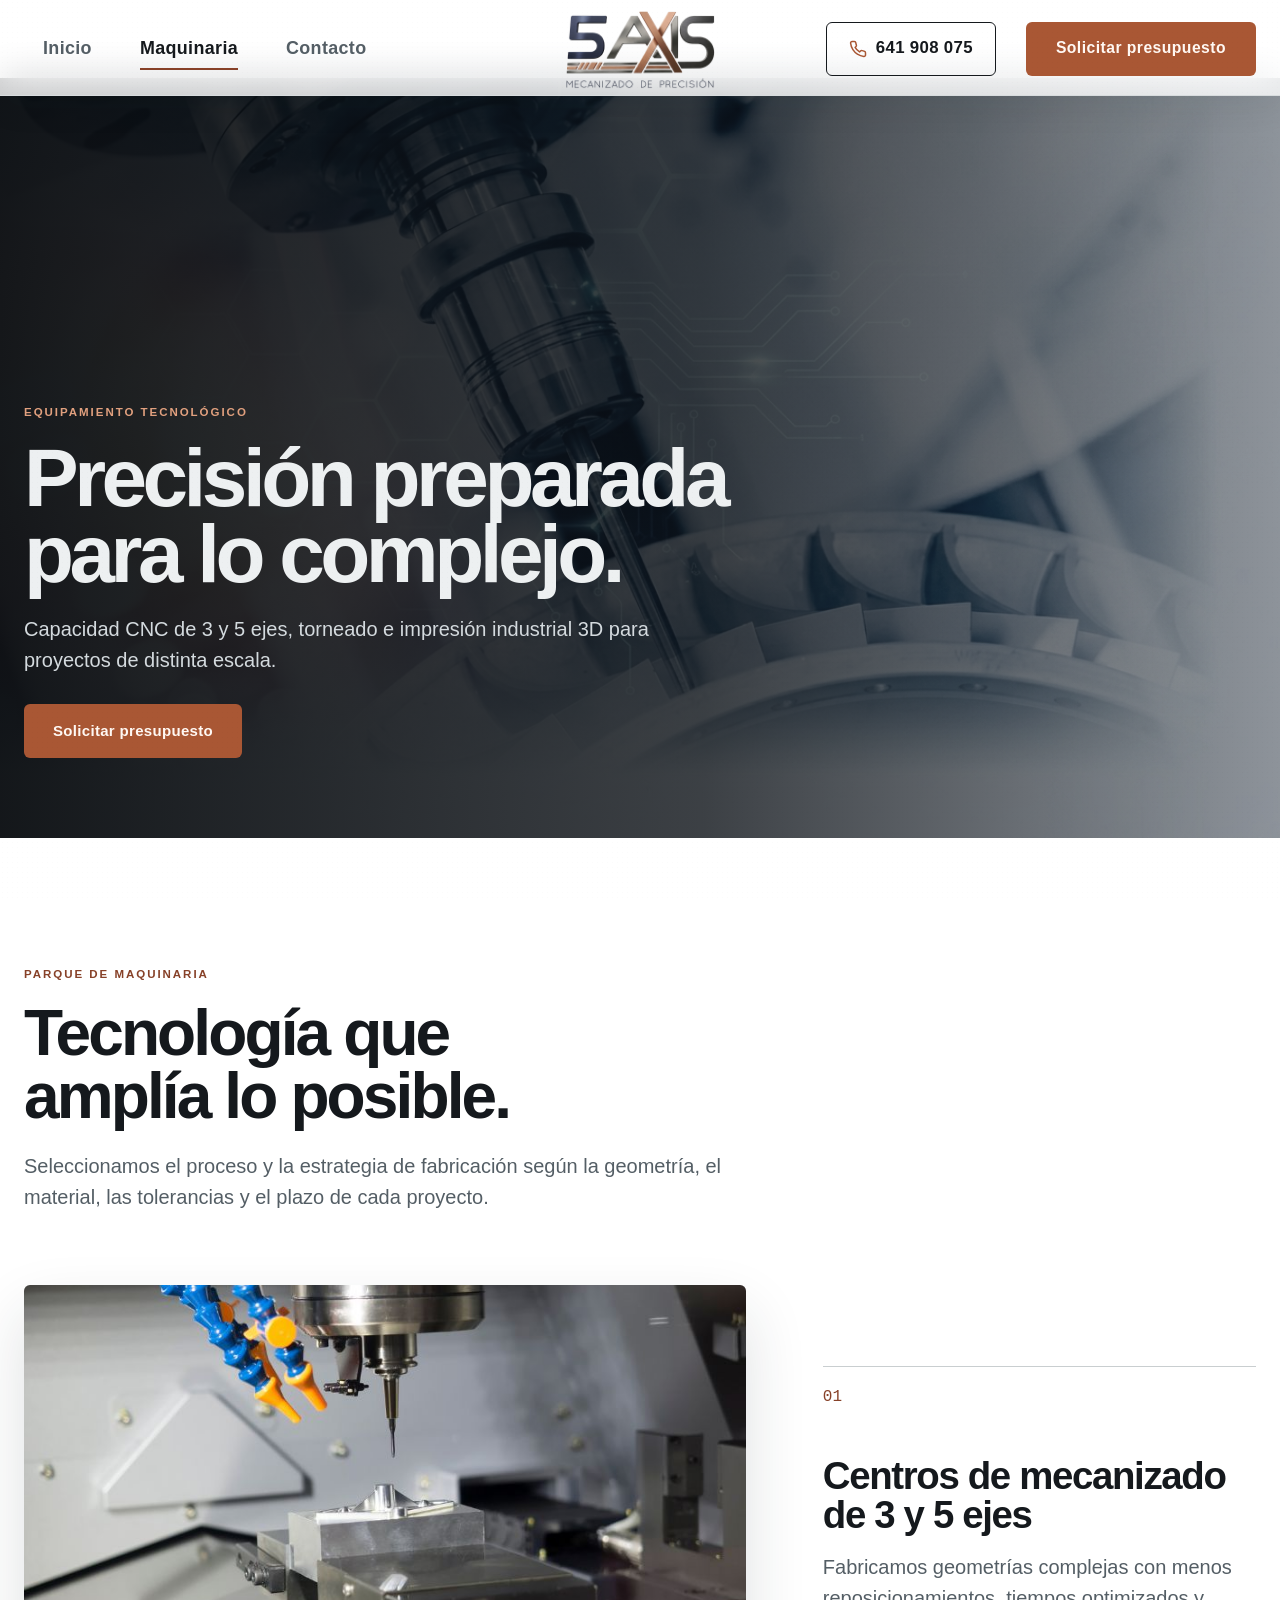
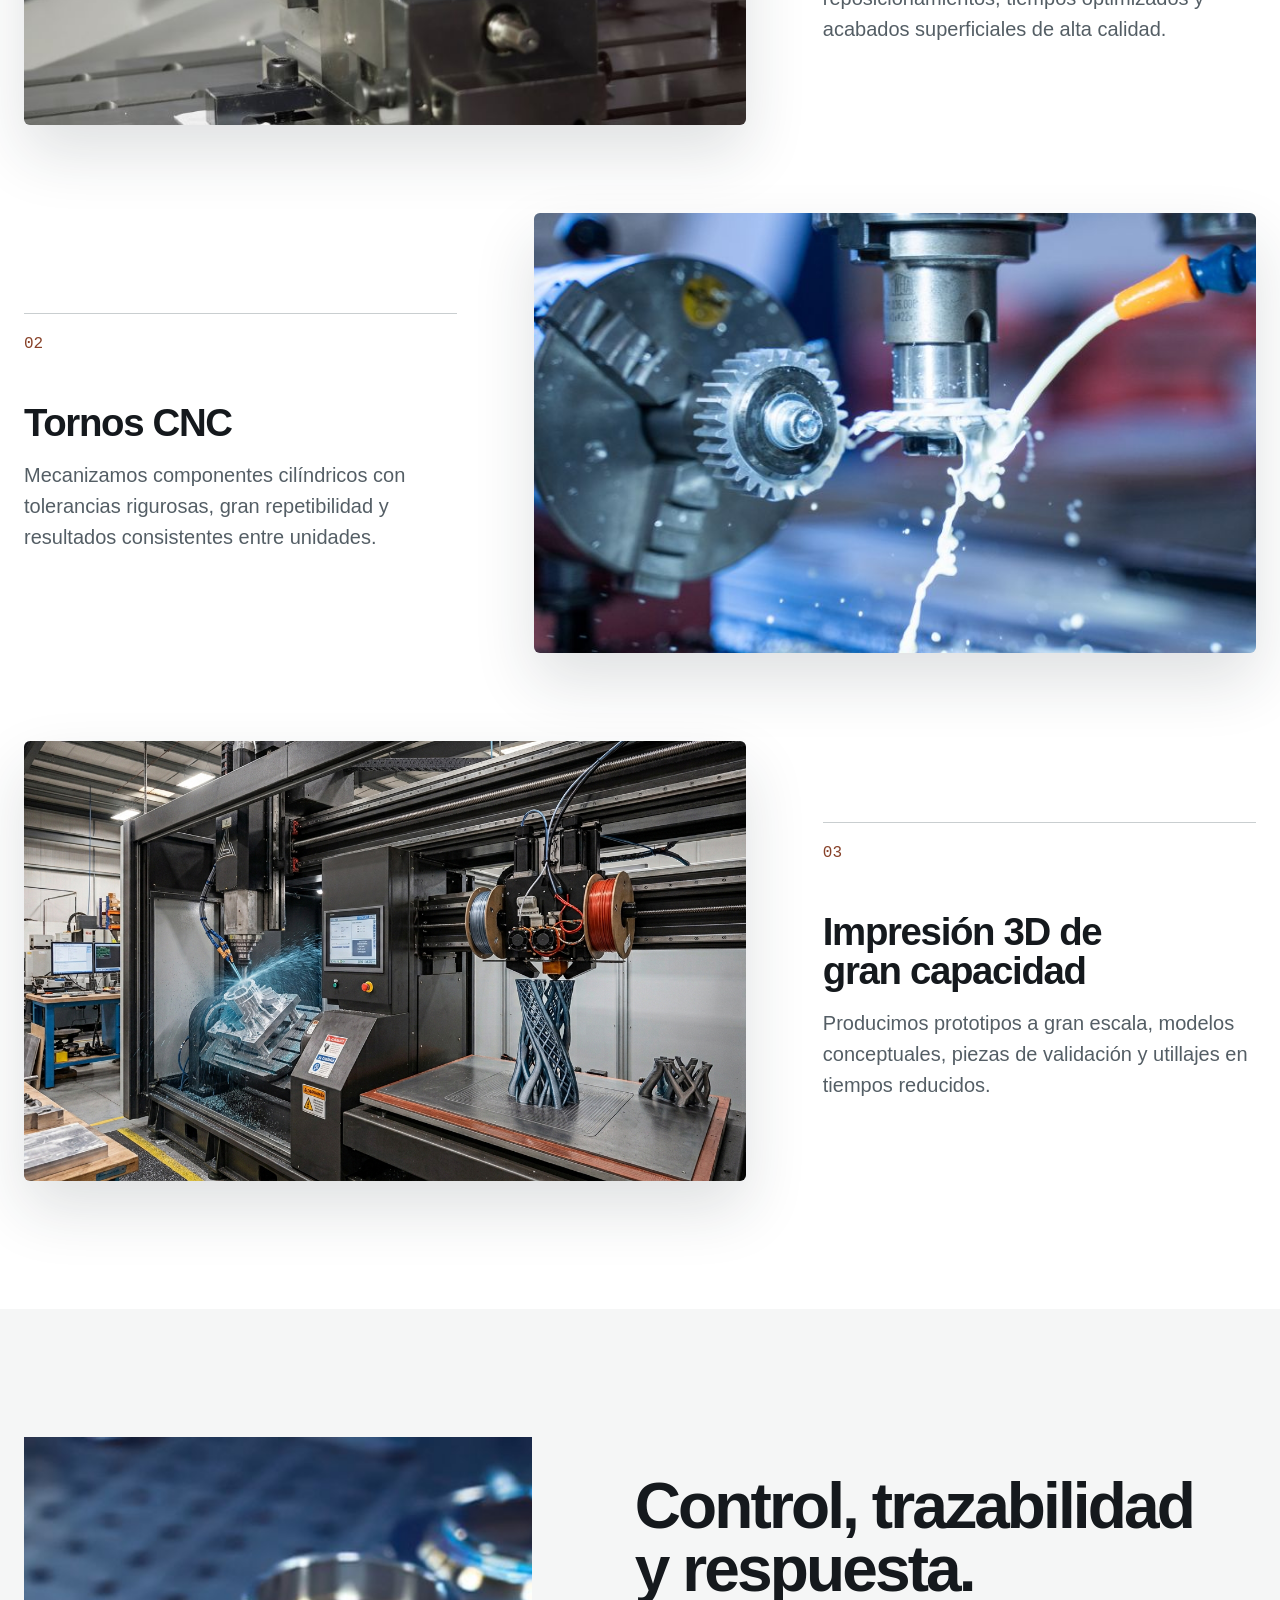
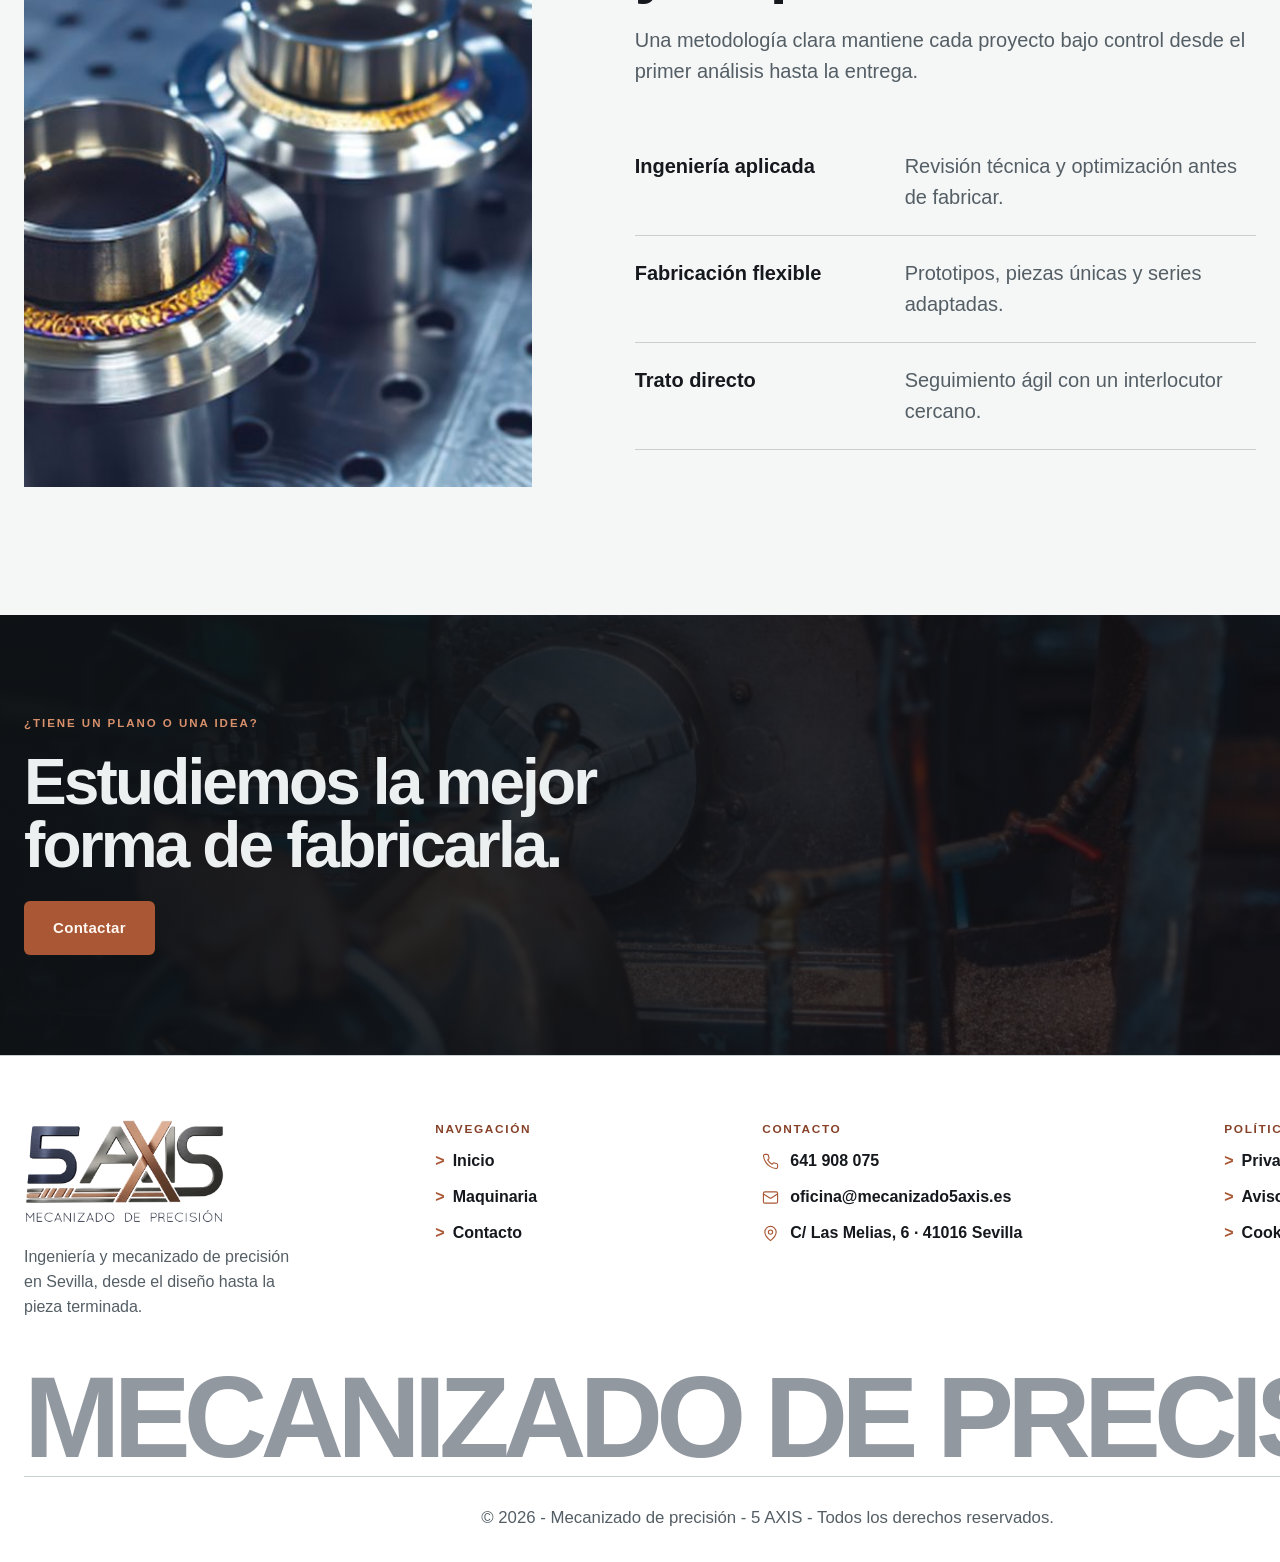
<file: maquinaria/index.html>
<!doctype html>
<html lang="es">
  <head>
    <meta charset="UTF-8" />
    <meta name="viewport" content="width=device-width, initial-scale=1.0" />
    <meta name="description" content="Centros de mecanizado de 3 y 5 ejes, tornos CNC e impresión 3D industrial de gran capacidad en Sevilla." />
    <meta name="theme-color" content="#15191d" />
    <meta property="og:title" content="Maquinaria | Mecanizado 5 Axis" />
    <meta property="og:image" content="/mecanizado-precision.jpg" />
    <title>Maquinaria | Mecanizado 5 Axis</title>
    <link rel="icon" type="image/png" href="/favicon.png" />
    <link rel="preload" as="image" href="/mecanizado-precision.jpg" />
    <link rel="stylesheet" href="/styles.css" />
    <script src="/script.js" defer></script>
  </head>
  <body>
    <a class="skip-link" href="#contenido">Saltar al contenido</a>
    <header class="site-header" data-header>
      <a class="brand" href="/" aria-label="Mecanizado 5 Axis, inicio"><img src="/logo-mecanizados-precision.png" alt="Mecanizado 5 Axis" width="150" height="79" /></a>
      <button class="menu-toggle" type="button" aria-expanded="false" aria-controls="main-nav"><span class="menu-label">Menú</span><span class="menu-lines" aria-hidden="true"><i></i><i></i></span></button>
      <nav class="main-nav" id="main-nav" aria-label="Navegación principal"><a href="/">Inicio</a><a href="/maquinaria/" aria-current="page">Maquinaria</a><a href="/contacto/">Contacto</a><div class="nav-mobile-actions"><a class="nav-mobile-call" href="tel:+34641908075"><svg class="icon-phone" aria-hidden="true" viewBox="0 0 24 24" fill="none" stroke="currentColor" stroke-width="2" stroke-linecap="round" stroke-linejoin="round"><path d="M22 16.92v3a2 2 0 0 1-2.18 2 19.79 19.79 0 0 1-8.63-3.07 19.5 19.5 0 0 1-6-6 19.79 19.79 0 0 1-3.07-8.67A2 2 0 0 1 4.11 2h3a2 2 0 0 1 2 1.72c.127.96.361 1.903.7 2.81a2 2 0 0 1-.45 2.11L8.09 9.91a16 16 0 0 0 6 6l1.27-1.27a2 2 0 0 1 2.11-.45c.907.339 1.85.573 2.81.7A2 2 0 0 1 22 16.92z"></path></svg>641 908 075</a><a class="nav-mobile-budget" href="mailto:oficina@mecanizado5axis.es">Solicitar presupuesto</a></div></nav>
      <div class="header-actions"><a class="header-phone" href="tel:+34641908075" aria-label="Llamar al 641 908 075"><svg class="icon-phone" aria-hidden="true" viewBox="0 0 24 24" fill="none" stroke="currentColor" stroke-width="2" stroke-linecap="round" stroke-linejoin="round"><path d="M22 16.92v3a2 2 0 0 1-2.18 2 19.79 19.79 0 0 1-8.63-3.07 19.5 19.5 0 0 1-6-6 19.79 19.79 0 0 1-3.07-8.67A2 2 0 0 1 4.11 2h3a2 2 0 0 1 2 1.72c.127.96.361 1.903.7 2.81a2 2 0 0 1-.45 2.11L8.09 9.91a16 16 0 0 0 6 6l1.27-1.27a2 2 0 0 1 2.11-.45c.907.339 1.85.573 2.81.7A2 2 0 0 1 22 16.92z"></path></svg>641 908 075</a><a class="header-budget" href="mailto:oficina@mecanizado5axis.es">Solicitar presupuesto</a></div>
    </header>

    <main id="contenido">
      <section class="page-hero machinery-page-hero" aria-labelledby="page-title">
        <img src="/mecanizado-precision.jpg" alt="Herramienta de precisión trabajando sobre una pieza metálica" width="1216" height="720" fetchpriority="high" />
        <div class="page-hero-shade"></div>
        <div class="page-hero-content"><p class="eyebrow">Equipamiento tecnológico</p><h1 id="page-title">Precisión preparada para lo complejo.</h1><p>Capacidad CNC de 3 y 5 ejes, torneado e impresión industrial 3D para proyectos de distinta escala.</p><a class="button button-primary" href="/contacto/">Solicitar presupuesto</a></div>
      </section>

      <section class="machinery section machinery-page" aria-labelledby="machinery-title">
        <div class="machinery-head reveal"><p class="section-kicker">Parque de maquinaria</p><h2 id="machinery-title">Tecnología que amplía lo posible.</h2><p>Seleccionamos el proceso y la estrategia de fabricación según la geometría, el material, las tolerancias y el plazo de cada proyecto.</p></div>
        <div class="machine-list">
          <article class="machine reveal"><div class="machine-media"><img src="/mecanizados-precision-8.jpg" alt="Centro de mecanizado CNC trabajando una pieza metálica" width="800" height="600" loading="lazy" /></div><div class="machine-copy"><span class="machine-index" aria-hidden="true">01</span><h3>Centros de mecanizado de 3 y 5 ejes</h3><p>Fabricamos geometrías complejas con menos reposicionamientos, tiempos optimizados y acabados superficiales de alta calidad.</p></div></article>
          <article class="machine reveal"><div class="machine-media"><img src="/mecanizados-precision-9.jpg" alt="Torno CNC mecanizando un engranaje" width="800" height="600" loading="lazy" /></div><div class="machine-copy"><span class="machine-index" aria-hidden="true">02</span><h3>Tornos CNC</h3><p>Mecanizamos componentes cilíndricos con tolerancias rigurosas, gran repetibilidad y resultados consistentes entre unidades.</p></div></article>
          <article class="machine reveal"><div class="machine-media"><img src="/mecanizados-sevilla.jpg" alt="Equipo de impresión 3D industrial de gran capacidad" width="1310" height="768" loading="lazy" /></div><div class="machine-copy"><span class="machine-index" aria-hidden="true">03</span><h3>Impresión 3D de gran capacidad</h3><p>Producimos prototipos a gran escala, modelos conceptuales, piezas de validación y utillajes en tiempos reducidos.</p></div></article>
        </div>
      </section>

      <section class="quality section" aria-labelledby="quality-title"><div class="quality-photo reveal"><img src="/mecanizados-precision-5.jpg" alt="Detalle del acabado de varias piezas metálicas" width="800" height="600" loading="lazy" /></div><div class="quality-content reveal"><h2 id="quality-title">Control, trazabilidad y respuesta.</h2><p>Una metodología clara mantiene cada proyecto bajo control desde el primer análisis hasta la entrega.</p><div class="quality-points"><div><strong>Ingeniería aplicada</strong><span>Revisión técnica y optimización antes de fabricar.</span></div><div><strong>Fabricación flexible</strong><span>Prototipos, piezas únicas y series adaptadas.</span></div><div><strong>Trato directo</strong><span>Seguimiento ágil con un interlocutor cercano.</span></div></div></div></section>

      <section class="contact-teaser compact-teaser" aria-labelledby="machine-contact-title"><div class="contact-teaser-inner section reveal"><p class="section-kicker">¿Tiene un plano o una idea?</p><h2 id="machine-contact-title">Estudiemos la mejor forma de fabricarla.</h2><a class="button button-primary" href="/contacto/">Contactar</a></div></section>
    </main>

    <footer class="site-footer">
      <div class="footer-columns">
        <div class="footer-logo-col">
          <a href="/" aria-label="Mecanizado 5 Axis, inicio"><img src="/logo-mecanizados-precision.png" alt="Mecanizado 5 Axis" width="220" height="116" /></a>
          <p class="footer-tagline">Ingeniería y mecanizado de precisión en Sevilla, desde el diseño hasta la pieza terminada.</p>
        </div>
        <nav class="footer-nav" aria-label="Navegación">
          <p class="footer-heading">Navegación</p>
          <a href="/">Inicio</a>
          <a href="/maquinaria/">Maquinaria</a>
          <a href="/contacto/">Contacto</a>
        </nav>
        <address class="footer-contact">
          <p class="footer-heading">Contacto</p>
          <a href="tel:+34641908075"><svg class="footer-contact-icon" aria-hidden="true" viewBox="0 0 24 24" fill="none" stroke="currentColor" stroke-width="1.6" stroke-linecap="round" stroke-linejoin="round"><path d="M22 16.92v3a2 2 0 0 1-2.18 2 19.79 19.79 0 0 1-8.63-3.07 19.5 19.5 0 0 1-6-6 19.79 19.79 0 0 1-3.07-8.67A2 2 0 0 1 4.11 2h3a2 2 0 0 1 2 1.72c.127.96.361 1.903.7 2.81a2 2 0 0 1-.45 2.11L8.09 9.91a16 16 0 0 0 6 6l1.27-1.27a2 2 0 0 1 2.11-.45c.907.339 1.85.573 2.81.7A2 2 0 0 1 22 16.92z"></path></svg>641 908 075</a>
          <a href="mailto:oficina@mecanizado5axis.es"><svg class="footer-contact-icon" aria-hidden="true" viewBox="0 0 24 24" fill="none" stroke="currentColor" stroke-width="1.6" stroke-linecap="round" stroke-linejoin="round"><rect x="2" y="4" width="20" height="16" rx="2"></rect><path d="m22 7-8.97 5.7a1.94 1.94 0 0 1-2.06 0L2 7"></path></svg>oficina@mecanizado5axis.es</a>
          <a href="https://maps.app.goo.gl/1Hzj5CujEDZCWovj9" target="_blank" rel="noopener noreferrer"><svg class="footer-contact-icon" aria-hidden="true" viewBox="0 0 24 24" fill="none" stroke="currentColor" stroke-width="1.6" stroke-linecap="round" stroke-linejoin="round"><path d="M20 10c0 6-8 12-8 12s-8-6-8-12a8 8 0 0 1 16 0Z"></path><circle cx="12" cy="10" r="3"></circle></svg>C/ Las Melias, 6 · 41016 Sevilla</a>
        </address>
        <nav class="footer-legal" aria-label="Políticas legales">
          <p class="footer-heading">Políticas legales</p>
          <a href="/politica-privacidad/">Privacidad</a>
          <a href="/aviso-legal/">Aviso legal</a>
          <a href="/politica-cookies/">Cookies</a>
        </nav>
      </div>
      <p class="footer-title">Mecanizado de precisión</p>
      <div class="footer-bottom">
        <p>© <span data-year></span> - Mecanizado de precisión - 5 AXIS - Todos los derechos reservados.</p>
      </div>
    </footer>
  </body>
</html>
</file>
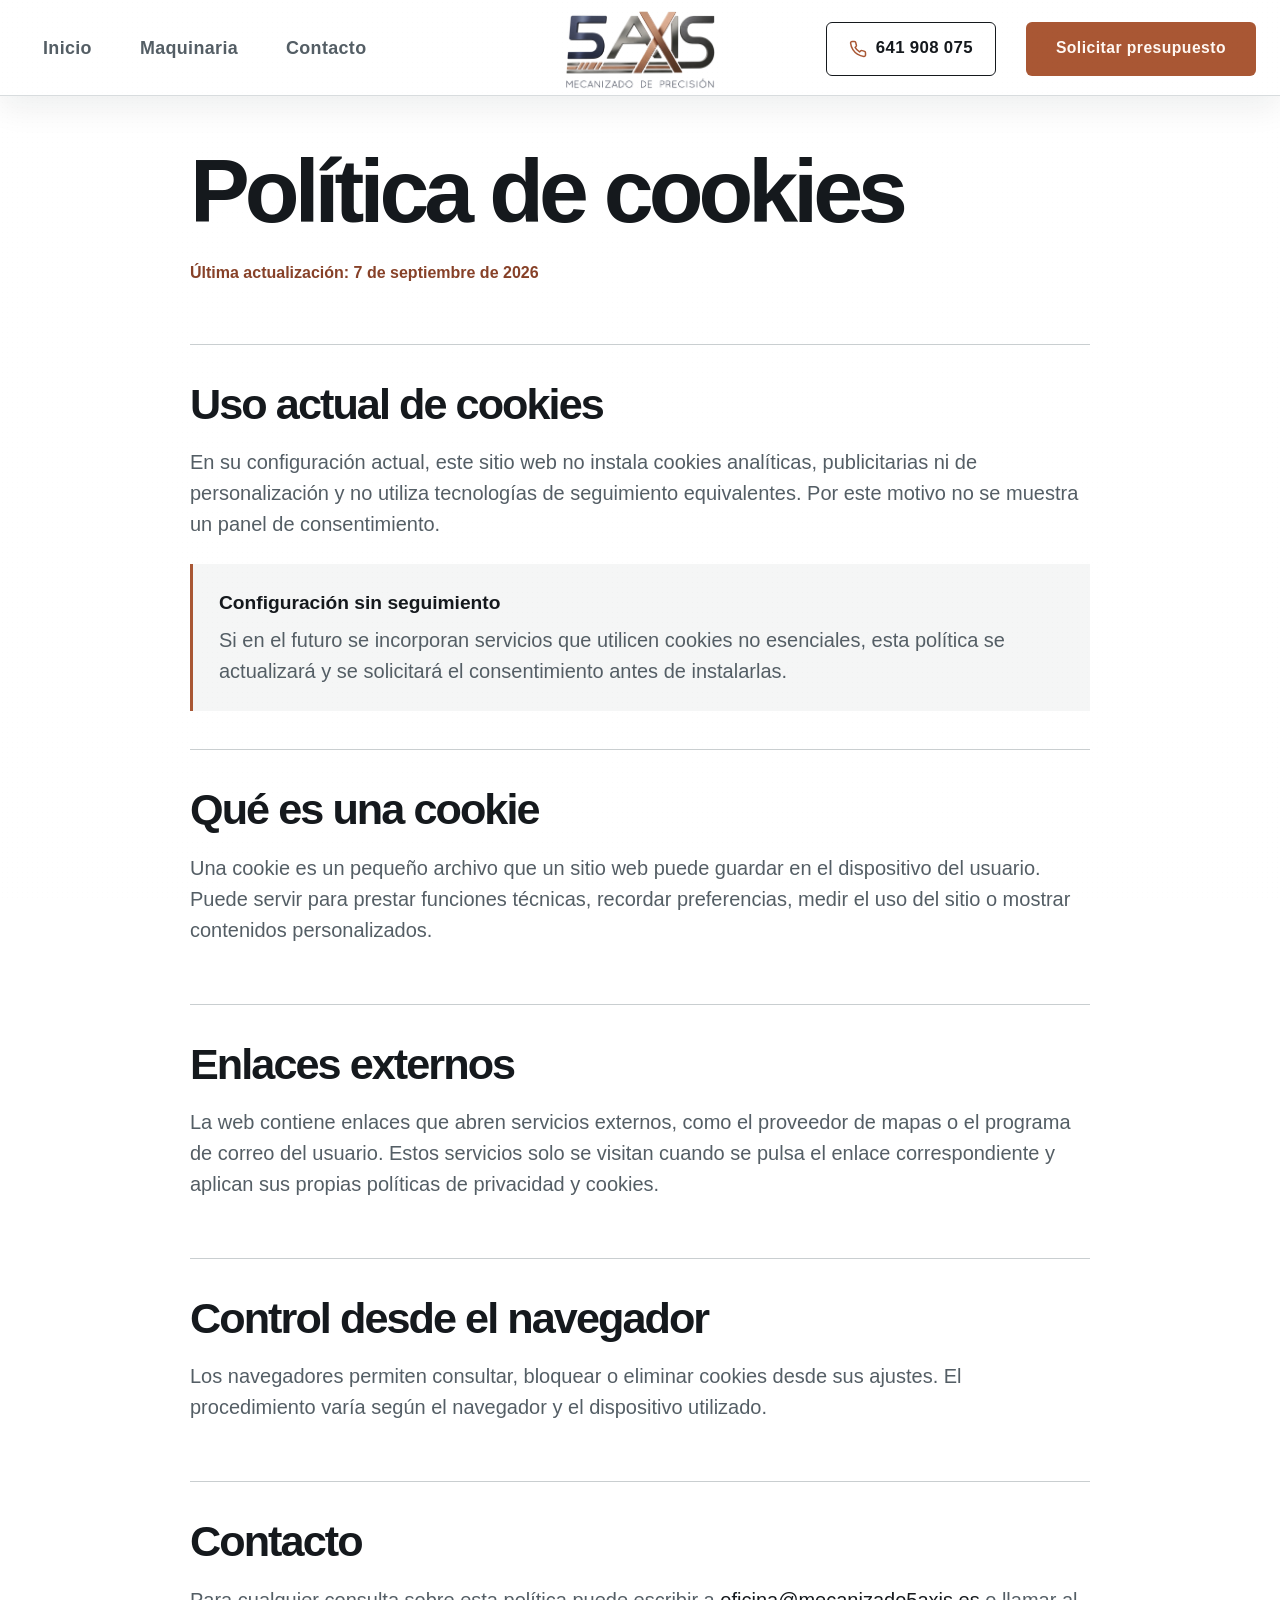
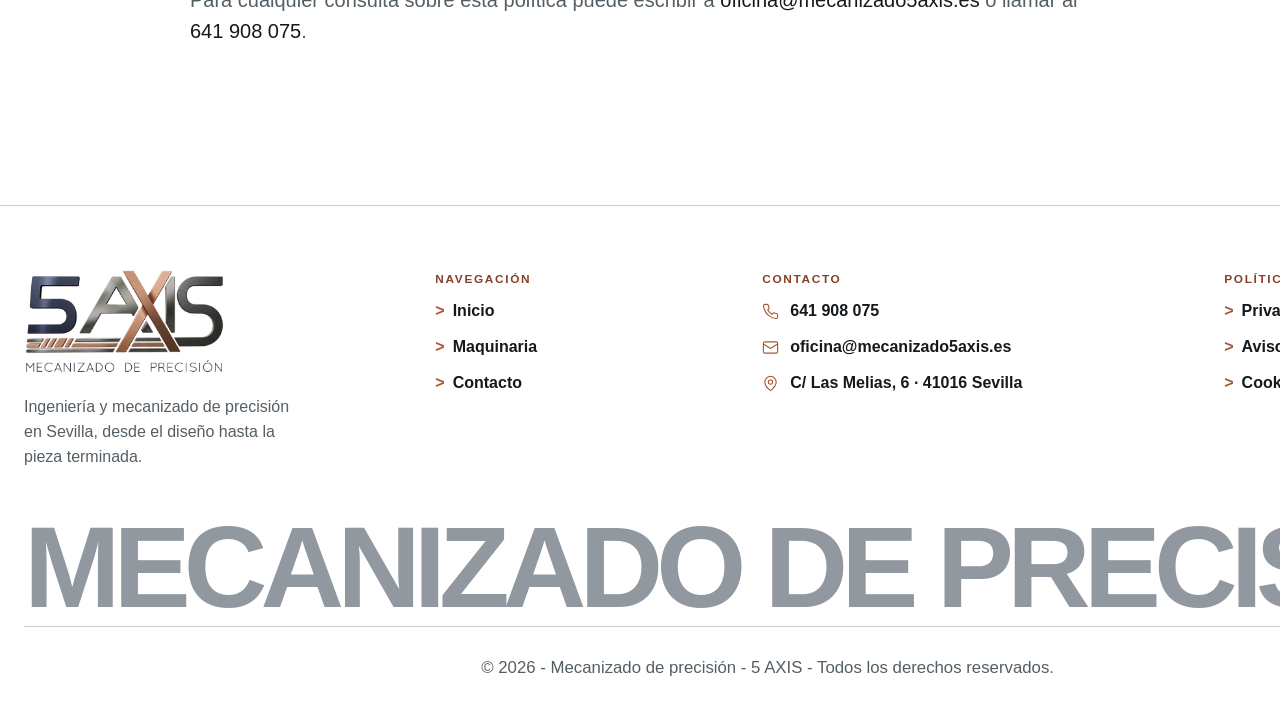
<file: politica-cookies/index.html>
<!doctype html>
<html lang="es">
  <head>
    <meta charset="UTF-8" />
    <meta name="viewport" content="width=device-width, initial-scale=1.0" />
    <meta name="robots" content="index,follow" />
    <meta name="theme-color" content="#f7f8f8" />
    <title>Política de cookies | Mecanizado 5 Axis</title>
    <link rel="icon" type="image/png" href="/favicon.png" />
    <link rel="stylesheet" href="/styles.css" />
    <script src="/script.js" defer></script>
  </head>
  <body>
    <a class="skip-link" href="#contenido">Saltar al contenido</a>
    <header class="site-header scrolled">
      <a class="brand" href="/" aria-label="Mecanizado 5 Axis, inicio"><img src="/logo-mecanizados-precision.png" alt="Mecanizado 5 Axis" width="150" height="79" /></a>
      <button class="menu-toggle" type="button" aria-expanded="false" aria-controls="main-nav"><span class="menu-label">Menú</span><span class="menu-lines" aria-hidden="true"><i></i><i></i></span></button>
      <nav class="main-nav" id="main-nav" aria-label="Navegación principal"><a href="/">Inicio</a><a href="/maquinaria/">Maquinaria</a><a href="/contacto/">Contacto</a><div class="nav-mobile-actions"><a class="nav-mobile-call" href="tel:+34641908075"><svg class="icon-phone" aria-hidden="true" viewBox="0 0 24 24" fill="none" stroke="currentColor" stroke-width="2" stroke-linecap="round" stroke-linejoin="round"><path d="M22 16.92v3a2 2 0 0 1-2.18 2 19.79 19.79 0 0 1-8.63-3.07 19.5 19.5 0 0 1-6-6 19.79 19.79 0 0 1-3.07-8.67A2 2 0 0 1 4.11 2h3a2 2 0 0 1 2 1.72c.127.96.361 1.903.7 2.81a2 2 0 0 1-.45 2.11L8.09 9.91a16 16 0 0 0 6 6l1.27-1.27a2 2 0 0 1 2.11-.45c.907.339 1.85.573 2.81.7A2 2 0 0 1 22 16.92z"></path></svg>641 908 075</a><a class="nav-mobile-budget" href="mailto:oficina@mecanizado5axis.es">Solicitar presupuesto</a></div></nav>
      <div class="header-actions"><a class="header-phone" href="tel:+34641908075" aria-label="Llamar al 641 908 075"><svg class="icon-phone" aria-hidden="true" viewBox="0 0 24 24" fill="none" stroke="currentColor" stroke-width="2" stroke-linecap="round" stroke-linejoin="round"><path d="M22 16.92v3a2 2 0 0 1-2.18 2 19.79 19.79 0 0 1-8.63-3.07 19.5 19.5 0 0 1-6-6 19.79 19.79 0 0 1-3.07-8.67A2 2 0 0 1 4.11 2h3a2 2 0 0 1 2 1.72c.127.96.361 1.903.7 2.81a2 2 0 0 1-.45 2.11L8.09 9.91a16 16 0 0 0 6 6l1.27-1.27a2 2 0 0 1 2.11-.45c.907.339 1.85.573 2.81.7A2 2 0 0 1 22 16.92z"></path></svg>641 908 075</a><a class="header-budget" href="mailto:oficina@mecanizado5axis.es">Solicitar presupuesto</a></div>
    </header>
    <main class="legal-main" id="contenido">
      <h1>Política de cookies</h1>
      <p class="legal-updated">Última actualización: 7 de septiembre de 2026</p>
      <section class="legal-section">
        <h2>Uso actual de cookies</h2>
        <p>En su configuración actual, este sitio web no instala cookies analíticas, publicitarias ni de personalización y no utiliza tecnologías de seguimiento equivalentes. Por este motivo no se muestra un panel de consentimiento.</p>
        <div class="legal-note"><strong>Configuración sin seguimiento</strong><p>Si en el futuro se incorporan servicios que utilicen cookies no esenciales, esta política se actualizará y se solicitará el consentimiento antes de instalarlas.</p></div>
      </section>
      <section class="legal-section">
        <h2>Qué es una cookie</h2>
        <p>Una cookie es un pequeño archivo que un sitio web puede guardar en el dispositivo del usuario. Puede servir para prestar funciones técnicas, recordar preferencias, medir el uso del sitio o mostrar contenidos personalizados.</p>
      </section>
      <section class="legal-section">
        <h2>Enlaces externos</h2>
        <p>La web contiene enlaces que abren servicios externos, como el proveedor de mapas o el programa de correo del usuario. Estos servicios solo se visitan cuando se pulsa el enlace correspondiente y aplican sus propias políticas de privacidad y cookies.</p>
      </section>
      <section class="legal-section">
        <h2>Control desde el navegador</h2>
        <p>Los navegadores permiten consultar, bloquear o eliminar cookies desde sus ajustes. El procedimiento varía según el navegador y el dispositivo utilizado.</p>
      </section>
      <section class="legal-section">
        <h2>Contacto</h2>
        <p>Para cualquier consulta sobre esta política puede escribir a <a href="mailto:oficina@mecanizado5axis.es">oficina@mecanizado5axis.es</a> o llamar al <a href="tel:+34641908075">641 908 075</a>.</p>
      </section>
    </main>
    <footer class="site-footer">
      <div class="footer-columns">
        <div class="footer-logo-col">
          <a href="/" aria-label="Mecanizado 5 Axis, inicio"><img src="/logo-mecanizados-precision.png" alt="Mecanizado 5 Axis" width="220" height="116" /></a>
          <p class="footer-tagline">Ingeniería y mecanizado de precisión en Sevilla, desde el diseño hasta la pieza terminada.</p>
        </div>
        <nav class="footer-nav" aria-label="Navegación">
          <p class="footer-heading">Navegación</p>
          <a href="/">Inicio</a>
          <a href="/maquinaria/">Maquinaria</a>
          <a href="/contacto/">Contacto</a>
        </nav>
        <address class="footer-contact">
          <p class="footer-heading">Contacto</p>
          <a href="tel:+34641908075"><svg class="footer-contact-icon" aria-hidden="true" viewBox="0 0 24 24" fill="none" stroke="currentColor" stroke-width="1.6" stroke-linecap="round" stroke-linejoin="round"><path d="M22 16.92v3a2 2 0 0 1-2.18 2 19.79 19.79 0 0 1-8.63-3.07 19.5 19.5 0 0 1-6-6 19.79 19.79 0 0 1-3.07-8.67A2 2 0 0 1 4.11 2h3a2 2 0 0 1 2 1.72c.127.96.361 1.903.7 2.81a2 2 0 0 1-.45 2.11L8.09 9.91a16 16 0 0 0 6 6l1.27-1.27a2 2 0 0 1 2.11-.45c.907.339 1.85.573 2.81.7A2 2 0 0 1 22 16.92z"></path></svg>641 908 075</a>
          <a href="mailto:oficina@mecanizado5axis.es"><svg class="footer-contact-icon" aria-hidden="true" viewBox="0 0 24 24" fill="none" stroke="currentColor" stroke-width="1.6" stroke-linecap="round" stroke-linejoin="round"><rect x="2" y="4" width="20" height="16" rx="2"></rect><path d="m22 7-8.97 5.7a1.94 1.94 0 0 1-2.06 0L2 7"></path></svg>oficina@mecanizado5axis.es</a>
          <a href="https://maps.app.goo.gl/1Hzj5CujEDZCWovj9" target="_blank" rel="noopener noreferrer"><svg class="footer-contact-icon" aria-hidden="true" viewBox="0 0 24 24" fill="none" stroke="currentColor" stroke-width="1.6" stroke-linecap="round" stroke-linejoin="round"><path d="M20 10c0 6-8 12-8 12s-8-6-8-12a8 8 0 0 1 16 0Z"></path><circle cx="12" cy="10" r="3"></circle></svg>C/ Las Melias, 6 · 41016 Sevilla</a>
        </address>
        <nav class="footer-legal" aria-label="Políticas legales">
          <p class="footer-heading">Políticas legales</p>
          <a href="/politica-privacidad/">Privacidad</a>
          <a href="/aviso-legal/">Aviso legal</a>
          <a href="/politica-cookies/" aria-current="page">Cookies</a>
        </nav>
      </div>
      <p class="footer-title">Mecanizado de precisión</p>
      <div class="footer-bottom">
        <p>© <span data-year></span> - Mecanizado de precisión - 5 AXIS - Todos los derechos reservados.</p>
      </div>
    </footer>
  </body>
</html>
</file>
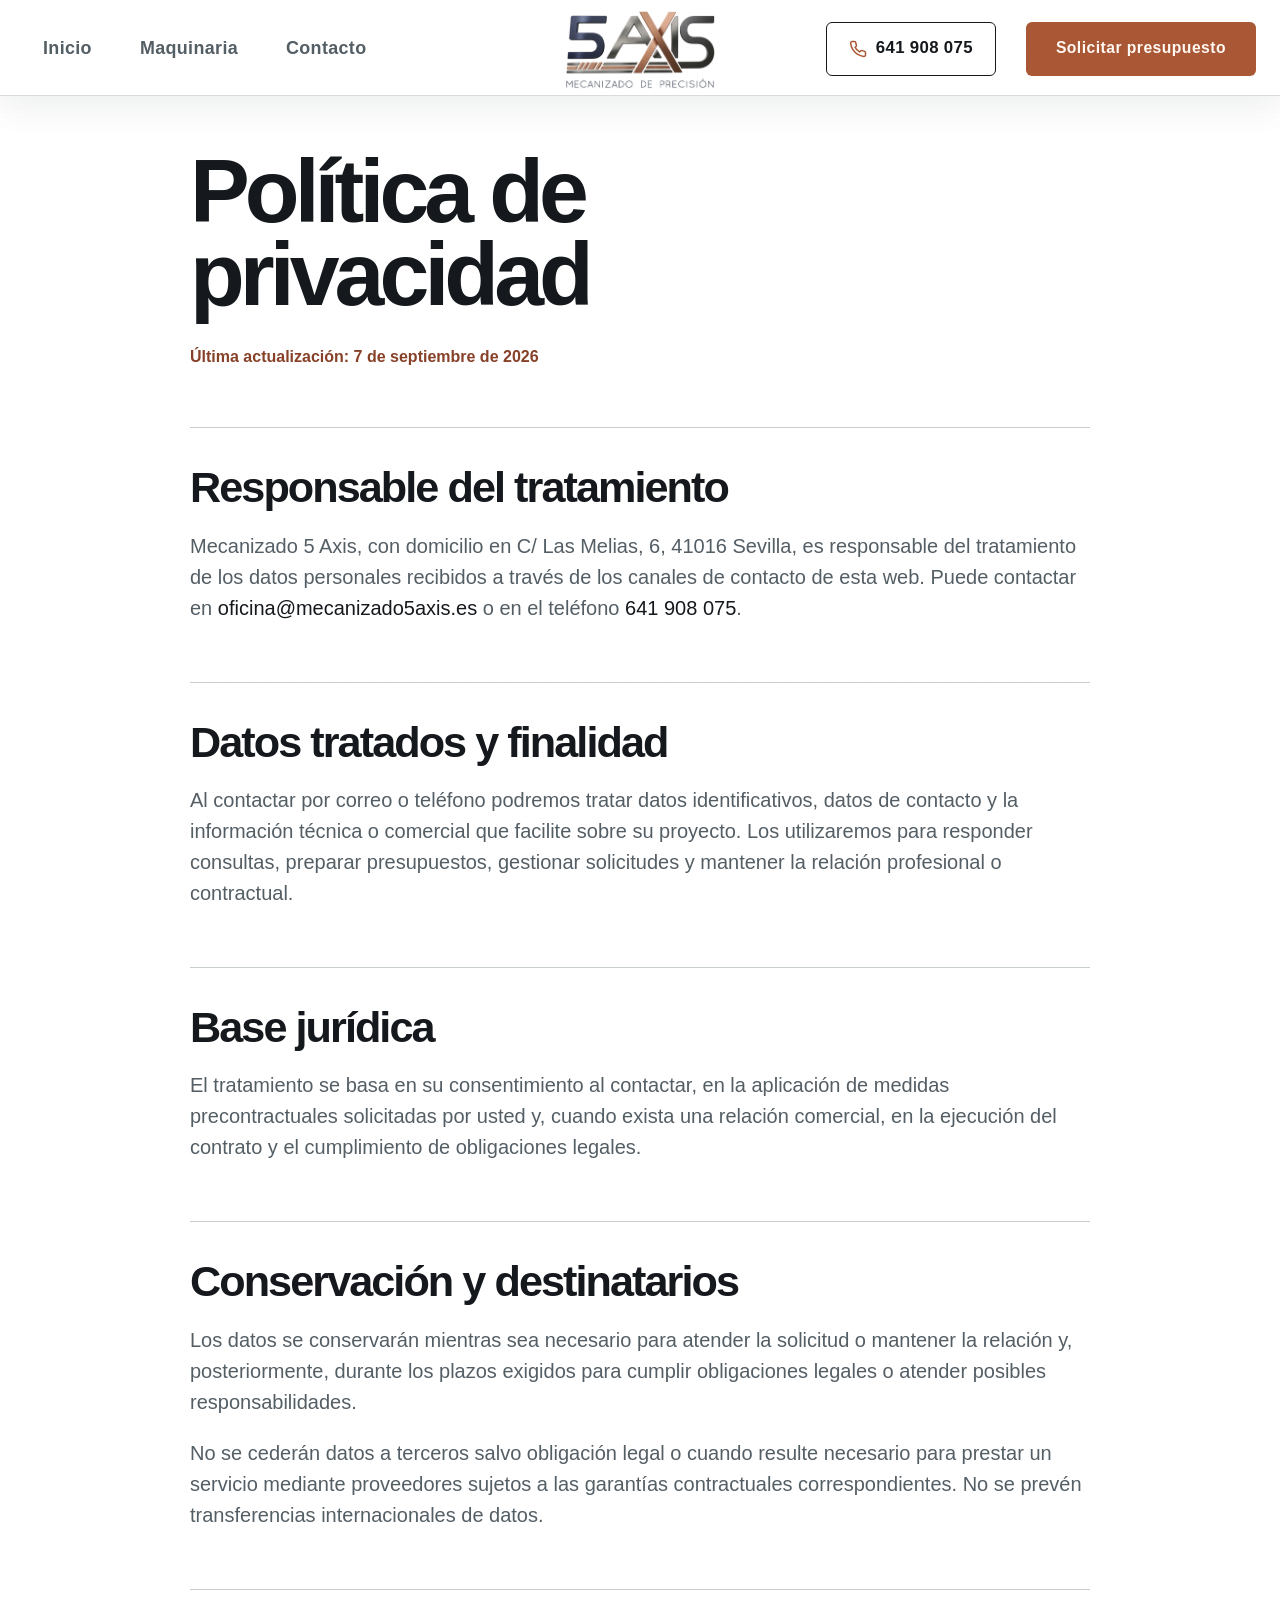
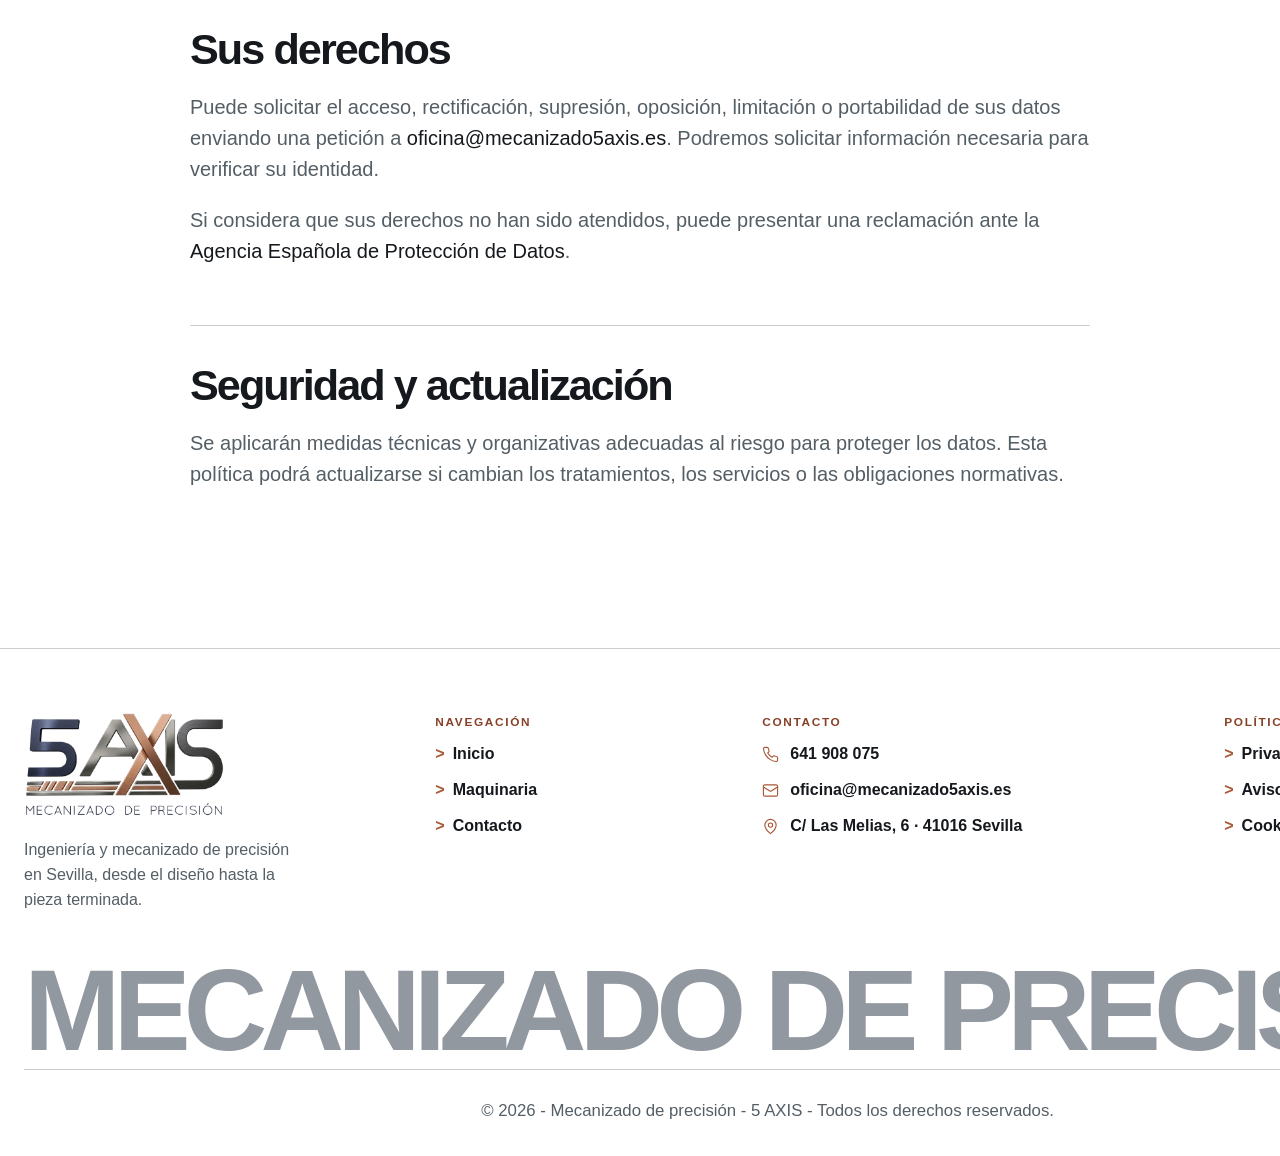
<file: politica-privacidad/index.html>
<!doctype html>
<html lang="es">
  <head>
    <meta charset="UTF-8" />
    <meta name="viewport" content="width=device-width, initial-scale=1.0" />
    <meta name="robots" content="index,follow" />
    <meta name="theme-color" content="#f7f8f8" />
    <title>Política de privacidad | Mecanizado 5 Axis</title>
    <link rel="icon" type="image/png" href="/favicon.png" />
    <link rel="stylesheet" href="/styles.css" />
    <script src="/script.js" defer></script>
  </head>
  <body>
    <a class="skip-link" href="#contenido">Saltar al contenido</a>
    <header class="site-header scrolled">
      <a class="brand" href="/" aria-label="Mecanizado 5 Axis, inicio"><img src="/logo-mecanizados-precision.png" alt="Mecanizado 5 Axis" width="150" height="79" /></a>
      <button class="menu-toggle" type="button" aria-expanded="false" aria-controls="main-nav"><span class="menu-label">Menú</span><span class="menu-lines" aria-hidden="true"><i></i><i></i></span></button>
      <nav class="main-nav" id="main-nav" aria-label="Navegación principal"><a href="/">Inicio</a><a href="/maquinaria/">Maquinaria</a><a href="/contacto/">Contacto</a><div class="nav-mobile-actions"><a class="nav-mobile-call" href="tel:+34641908075"><svg class="icon-phone" aria-hidden="true" viewBox="0 0 24 24" fill="none" stroke="currentColor" stroke-width="2" stroke-linecap="round" stroke-linejoin="round"><path d="M22 16.92v3a2 2 0 0 1-2.18 2 19.79 19.79 0 0 1-8.63-3.07 19.5 19.5 0 0 1-6-6 19.79 19.79 0 0 1-3.07-8.67A2 2 0 0 1 4.11 2h3a2 2 0 0 1 2 1.72c.127.96.361 1.903.7 2.81a2 2 0 0 1-.45 2.11L8.09 9.91a16 16 0 0 0 6 6l1.27-1.27a2 2 0 0 1 2.11-.45c.907.339 1.85.573 2.81.7A2 2 0 0 1 22 16.92z"></path></svg>641 908 075</a><a class="nav-mobile-budget" href="mailto:oficina@mecanizado5axis.es">Solicitar presupuesto</a></div></nav>
      <div class="header-actions"><a class="header-phone" href="tel:+34641908075" aria-label="Llamar al 641 908 075"><svg class="icon-phone" aria-hidden="true" viewBox="0 0 24 24" fill="none" stroke="currentColor" stroke-width="2" stroke-linecap="round" stroke-linejoin="round"><path d="M22 16.92v3a2 2 0 0 1-2.18 2 19.79 19.79 0 0 1-8.63-3.07 19.5 19.5 0 0 1-6-6 19.79 19.79 0 0 1-3.07-8.67A2 2 0 0 1 4.11 2h3a2 2 0 0 1 2 1.72c.127.96.361 1.903.7 2.81a2 2 0 0 1-.45 2.11L8.09 9.91a16 16 0 0 0 6 6l1.27-1.27a2 2 0 0 1 2.11-.45c.907.339 1.85.573 2.81.7A2 2 0 0 1 22 16.92z"></path></svg>641 908 075</a><a class="header-budget" href="mailto:oficina@mecanizado5axis.es">Solicitar presupuesto</a></div>
    </header>
    <main class="legal-main" id="contenido">
      <h1>Política de privacidad</h1>
      <p class="legal-updated">Última actualización: 7 de septiembre de 2026</p>
      <section class="legal-section">
        <h2>Responsable del tratamiento</h2>
        <p>Mecanizado 5 Axis, con domicilio en C/ Las Melias, 6, 41016 Sevilla, es responsable del tratamiento de los datos personales recibidos a través de los canales de contacto de esta web. Puede contactar en <a href="mailto:oficina@mecanizado5axis.es">oficina@mecanizado5axis.es</a> o en el teléfono <a href="tel:+34641908075">641 908 075</a>.</p>
      </section>
      <section class="legal-section">
        <h2>Datos tratados y finalidad</h2>
        <p>Al contactar por correo o teléfono podremos tratar datos identificativos, datos de contacto y la información técnica o comercial que facilite sobre su proyecto. Los utilizaremos para responder consultas, preparar presupuestos, gestionar solicitudes y mantener la relación profesional o contractual.</p>
      </section>
      <section class="legal-section">
        <h2>Base jurídica</h2>
        <p>El tratamiento se basa en su consentimiento al contactar, en la aplicación de medidas precontractuales solicitadas por usted y, cuando exista una relación comercial, en la ejecución del contrato y el cumplimiento de obligaciones legales.</p>
      </section>
      <section class="legal-section">
        <h2>Conservación y destinatarios</h2>
        <p>Los datos se conservarán mientras sea necesario para atender la solicitud o mantener la relación y, posteriormente, durante los plazos exigidos para cumplir obligaciones legales o atender posibles responsabilidades.</p>
        <p>No se cederán datos a terceros salvo obligación legal o cuando resulte necesario para prestar un servicio mediante proveedores sujetos a las garantías contractuales correspondientes. No se prevén transferencias internacionales de datos.</p>
      </section>
      <section class="legal-section">
        <h2>Sus derechos</h2>
        <p>Puede solicitar el acceso, rectificación, supresión, oposición, limitación o portabilidad de sus datos enviando una petición a <a href="mailto:oficina@mecanizado5axis.es">oficina@mecanizado5axis.es</a>. Podremos solicitar información necesaria para verificar su identidad.</p>
        <p>Si considera que sus derechos no han sido atendidos, puede presentar una reclamación ante la <a href="https://www.aepd.es/" target="_blank" rel="noopener noreferrer">Agencia Española de Protección de Datos</a>.</p>
      </section>
      <section class="legal-section">
        <h2>Seguridad y actualización</h2>
        <p>Se aplicarán medidas técnicas y organizativas adecuadas al riesgo para proteger los datos. Esta política podrá actualizarse si cambian los tratamientos, los servicios o las obligaciones normativas.</p>
      </section>
    </main>
    <footer class="site-footer">
      <div class="footer-columns">
        <div class="footer-logo-col">
          <a href="/" aria-label="Mecanizado 5 Axis, inicio"><img src="/logo-mecanizados-precision.png" alt="Mecanizado 5 Axis" width="220" height="116" /></a>
          <p class="footer-tagline">Ingeniería y mecanizado de precisión en Sevilla, desde el diseño hasta la pieza terminada.</p>
        </div>
        <nav class="footer-nav" aria-label="Navegación">
          <p class="footer-heading">Navegación</p>
          <a href="/">Inicio</a>
          <a href="/maquinaria/">Maquinaria</a>
          <a href="/contacto/">Contacto</a>
        </nav>
        <address class="footer-contact">
          <p class="footer-heading">Contacto</p>
          <a href="tel:+34641908075"><svg class="footer-contact-icon" aria-hidden="true" viewBox="0 0 24 24" fill="none" stroke="currentColor" stroke-width="1.6" stroke-linecap="round" stroke-linejoin="round"><path d="M22 16.92v3a2 2 0 0 1-2.18 2 19.79 19.79 0 0 1-8.63-3.07 19.5 19.5 0 0 1-6-6 19.79 19.79 0 0 1-3.07-8.67A2 2 0 0 1 4.11 2h3a2 2 0 0 1 2 1.72c.127.96.361 1.903.7 2.81a2 2 0 0 1-.45 2.11L8.09 9.91a16 16 0 0 0 6 6l1.27-1.27a2 2 0 0 1 2.11-.45c.907.339 1.85.573 2.81.7A2 2 0 0 1 22 16.92z"></path></svg>641 908 075</a>
          <a href="mailto:oficina@mecanizado5axis.es"><svg class="footer-contact-icon" aria-hidden="true" viewBox="0 0 24 24" fill="none" stroke="currentColor" stroke-width="1.6" stroke-linecap="round" stroke-linejoin="round"><rect x="2" y="4" width="20" height="16" rx="2"></rect><path d="m22 7-8.97 5.7a1.94 1.94 0 0 1-2.06 0L2 7"></path></svg>oficina@mecanizado5axis.es</a>
          <a href="https://maps.app.goo.gl/1Hzj5CujEDZCWovj9" target="_blank" rel="noopener noreferrer"><svg class="footer-contact-icon" aria-hidden="true" viewBox="0 0 24 24" fill="none" stroke="currentColor" stroke-width="1.6" stroke-linecap="round" stroke-linejoin="round"><path d="M20 10c0 6-8 12-8 12s-8-6-8-12a8 8 0 0 1 16 0Z"></path><circle cx="12" cy="10" r="3"></circle></svg>C/ Las Melias, 6 · 41016 Sevilla</a>
        </address>
        <nav class="footer-legal" aria-label="Políticas legales">
          <p class="footer-heading">Políticas legales</p>
          <a href="/politica-privacidad/" aria-current="page">Privacidad</a>
          <a href="/aviso-legal/">Aviso legal</a>
          <a href="/politica-cookies/">Cookies</a>
        </nav>
      </div>
      <p class="footer-title">Mecanizado de precisión</p>
      <div class="footer-bottom">
        <p>© <span data-year></span> - Mecanizado de precisión - 5 AXIS - Todos los derechos reservados.</p>
      </div>
    </footer>
  </body>
</html>
</file>
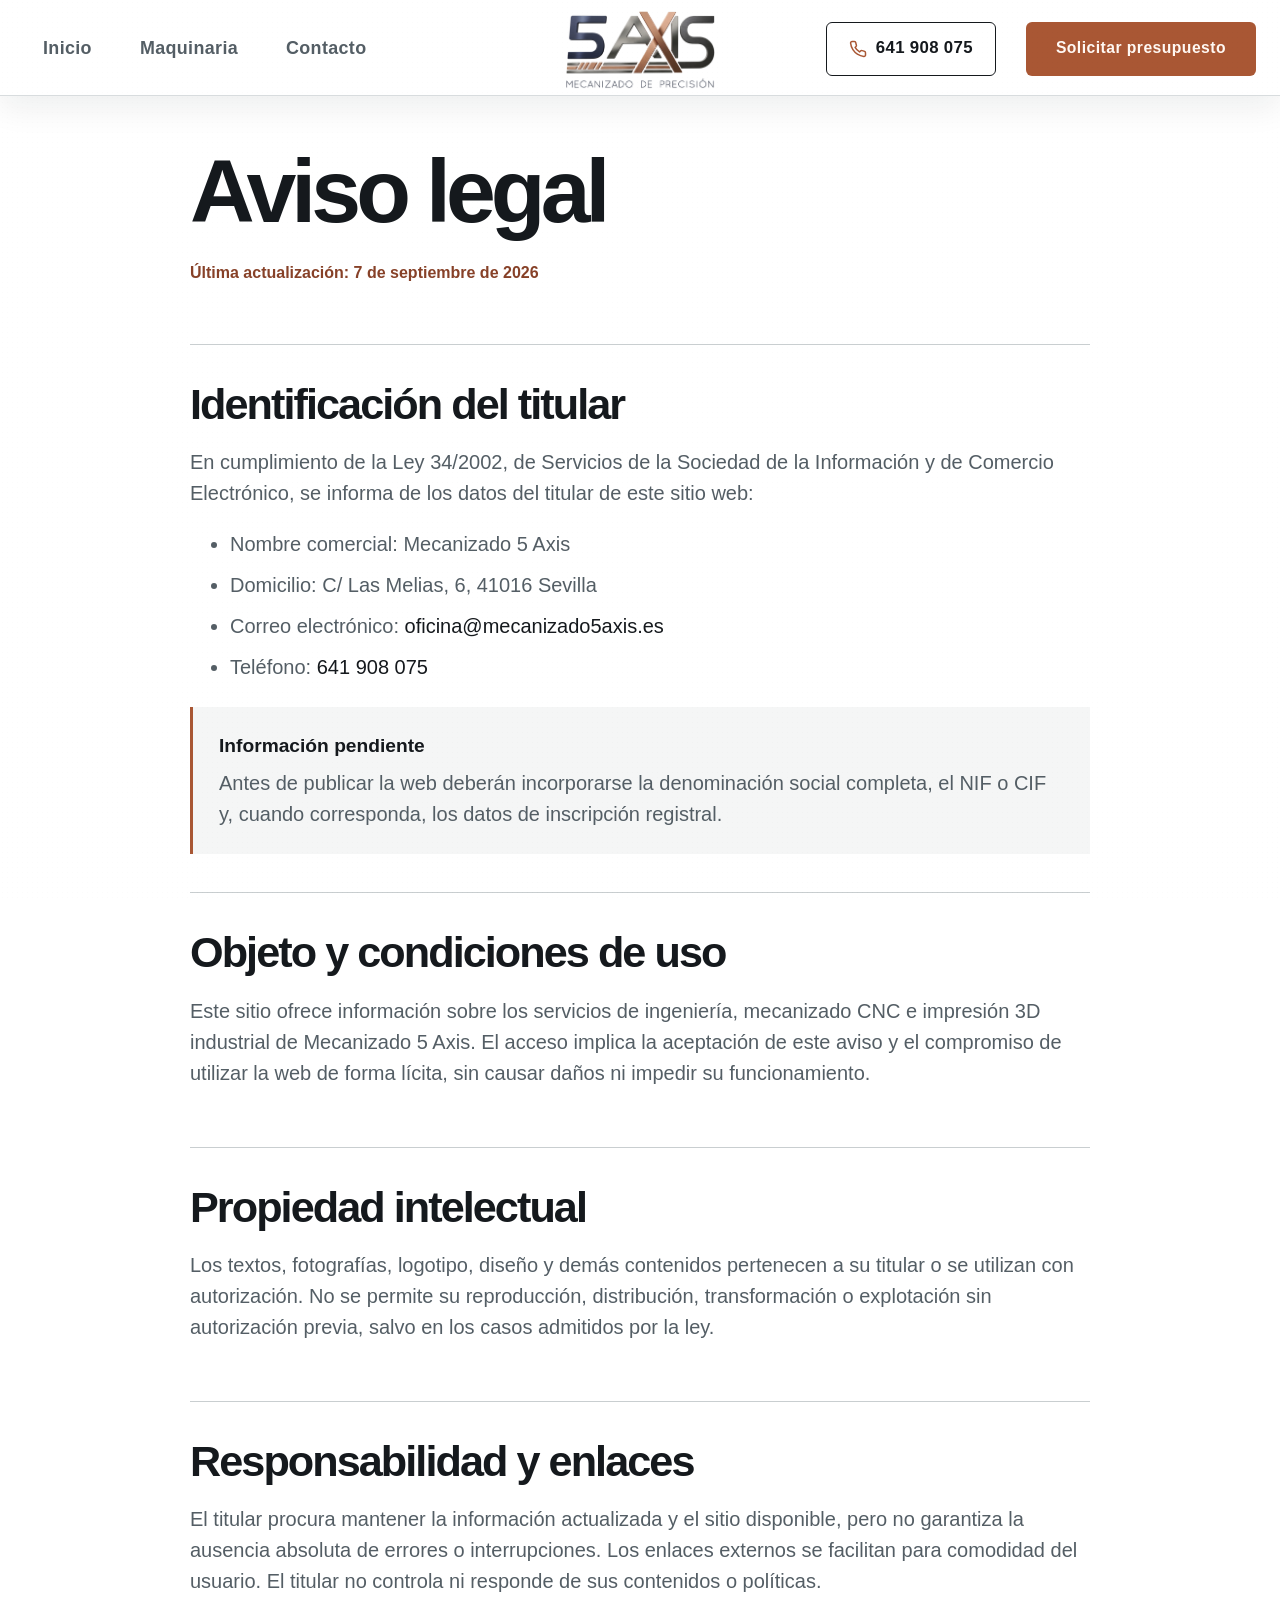
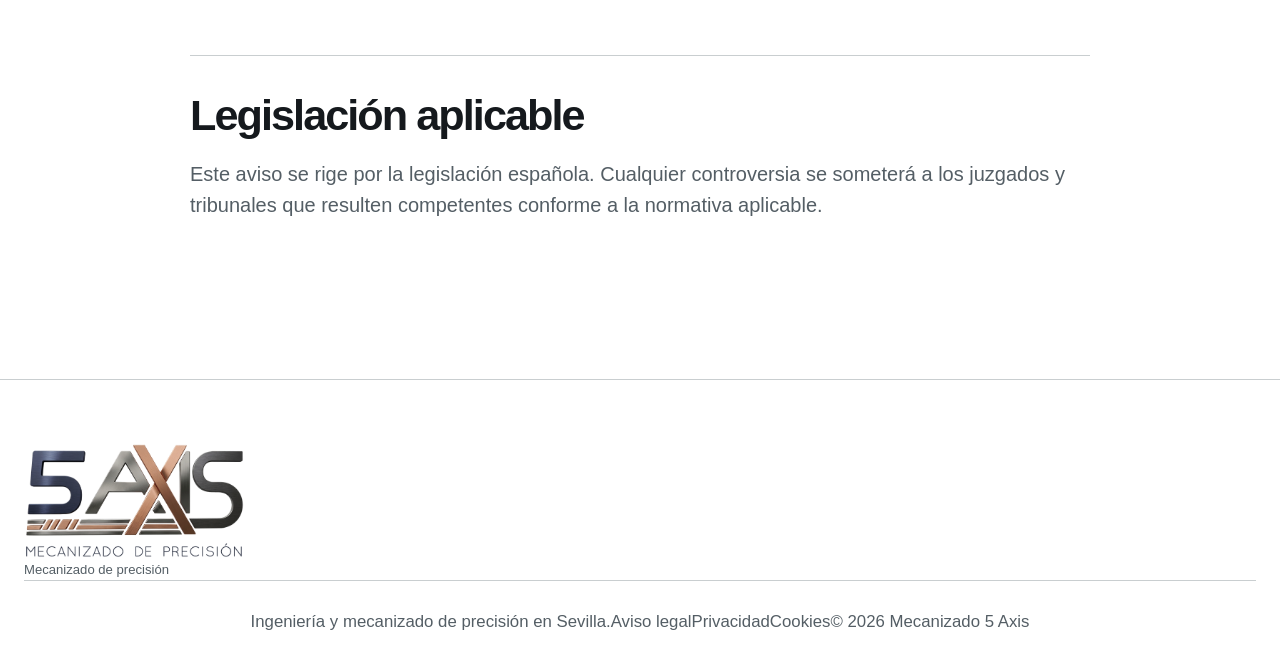
<file: aviso-legal.html>
<!doctype html>
<html lang="es">
  <head>
    <meta charset="UTF-8" />
    <meta name="viewport" content="width=device-width, initial-scale=1.0" />
    <meta name="robots" content="index,follow" />
    <meta name="theme-color" content="#f7f8f8" />
    <title>Aviso legal | Mecanizado 5 Axis</title>
    <link rel="icon" type="image/png" href="logo-mecanizados-precision.png" />
    <link rel="stylesheet" href="styles.css" />
    <script src="script.js" defer></script>
  </head>
  <body>
    <a class="skip-link" href="#contenido">Saltar al contenido</a>
    <header class="site-header scrolled">
      <a class="brand" href="index.html" aria-label="Mecanizado 5 Axis, inicio"><img src="logo-mecanizados-precision.png" alt="Mecanizado 5 Axis" width="150" height="79" /></a>
      <button class="menu-toggle" type="button" aria-expanded="false" aria-controls="main-nav"><span class="menu-label">Menú</span><span class="menu-lines" aria-hidden="true"><i></i><i></i></span></button>
      <nav class="main-nav" id="main-nav" aria-label="Navegación principal"><a href="index.html">Inicio</a><a href="maquinaria.html">Maquinaria</a><a href="contacto.html">Contacto</a><div class="nav-mobile-actions"><a class="nav-mobile-call" href="tel:+34641908075"><svg class="icon-phone" aria-hidden="true" viewBox="0 0 24 24" fill="none" stroke="currentColor" stroke-width="2" stroke-linecap="round" stroke-linejoin="round"><path d="M22 16.92v3a2 2 0 0 1-2.18 2 19.79 19.79 0 0 1-8.63-3.07 19.5 19.5 0 0 1-6-6 19.79 19.79 0 0 1-3.07-8.67A2 2 0 0 1 4.11 2h3a2 2 0 0 1 2 1.72c.127.96.361 1.903.7 2.81a2 2 0 0 1-.45 2.11L8.09 9.91a16 16 0 0 0 6 6l1.27-1.27a2 2 0 0 1 2.11-.45c.907.339 1.85.573 2.81.7A2 2 0 0 1 22 16.92z"></path></svg>641 908 075</a><a class="nav-mobile-budget" href="mailto:oficina@mecanizado5axis.es">Solicitar presupuesto</a></div></nav>
      <div class="header-actions"><a class="header-phone" href="tel:+34641908075" aria-label="Llamar al 641 908 075"><svg class="icon-phone" aria-hidden="true" viewBox="0 0 24 24" fill="none" stroke="currentColor" stroke-width="2" stroke-linecap="round" stroke-linejoin="round"><path d="M22 16.92v3a2 2 0 0 1-2.18 2 19.79 19.79 0 0 1-8.63-3.07 19.5 19.5 0 0 1-6-6 19.79 19.79 0 0 1-3.07-8.67A2 2 0 0 1 4.11 2h3a2 2 0 0 1 2 1.72c.127.96.361 1.903.7 2.81a2 2 0 0 1-.45 2.11L8.09 9.91a16 16 0 0 0 6 6l1.27-1.27a2 2 0 0 1 2.11-.45c.907.339 1.85.573 2.81.7A2 2 0 0 1 22 16.92z"></path></svg>641 908 075</a><a class="header-budget" href="mailto:oficina@mecanizado5axis.es">Solicitar presupuesto</a></div>
    </header>
    <main class="legal-main" id="contenido">
      <h1>Aviso legal</h1>
      <p class="legal-updated">Última actualización: 7 de septiembre de 2026</p>
      <section class="legal-section">
        <h2>Identificación del titular</h2>
        <p>En cumplimiento de la Ley 34/2002, de Servicios de la Sociedad de la Información y de Comercio Electrónico, se informa de los datos del titular de este sitio web:</p>
        <ul>
          <li>Nombre comercial: Mecanizado 5 Axis</li>
          <li>Domicilio: C/ Las Melias, 6, 41016 Sevilla</li>
          <li>Correo electrónico: <a href="mailto:oficina@mecanizado5axis.es">oficina@mecanizado5axis.es</a></li>
          <li>Teléfono: <a href="tel:+34641908075">641 908 075</a></li>
        </ul>
        <div class="legal-note"><strong>Información pendiente</strong><p>Antes de publicar la web deberán incorporarse la denominación social completa, el NIF o CIF y, cuando corresponda, los datos de inscripción registral.</p></div>
      </section>
      <section class="legal-section">
        <h2>Objeto y condiciones de uso</h2>
        <p>Este sitio ofrece información sobre los servicios de ingeniería, mecanizado CNC e impresión 3D industrial de Mecanizado 5 Axis. El acceso implica la aceptación de este aviso y el compromiso de utilizar la web de forma lícita, sin causar daños ni impedir su funcionamiento.</p>
      </section>
      <section class="legal-section">
        <h2>Propiedad intelectual</h2>
        <p>Los textos, fotografías, logotipo, diseño y demás contenidos pertenecen a su titular o se utilizan con autorización. No se permite su reproducción, distribución, transformación o explotación sin autorización previa, salvo en los casos admitidos por la ley.</p>
      </section>
      <section class="legal-section">
        <h2>Responsabilidad y enlaces</h2>
        <p>El titular procura mantener la información actualizada y el sitio disponible, pero no garantiza la ausencia absoluta de errores o interrupciones. Los enlaces externos se facilitan para comodidad del usuario. El titular no controla ni responde de sus contenidos o políticas.</p>
      </section>
      <section class="legal-section">
        <h2>Legislación aplicable</h2>
        <p>Este aviso se rige por la legislación española. Cualquier controversia se someterá a los juzgados y tribunales que resulten competentes conforme a la normativa aplicable.</p>
      </section>
    </main>
    <footer class="site-footer">
      <a class="footer-brand" href="index.html" aria-label="Mecanizado 5 Axis, inicio"><img src="logo-mecanizados-precision.png" alt="Mecanizado 5 Axis" width="220" height="116" /><span>Mecanizado de precisión</span></a>
      <div class="footer-bottom">
        <p>Ingeniería y mecanizado de precisión en Sevilla.</p>
        <nav class="legal-links" aria-label="Información legal"><a href="aviso-legal.html" aria-current="page">Aviso legal</a><a href="politica-privacidad.html">Privacidad</a><a href="politica-cookies.html">Cookies</a></nav>
        <p>© <span data-year></span> Mecanizado 5 Axis</p>
      </div>
    </footer>
  </body>
</html>
</file>
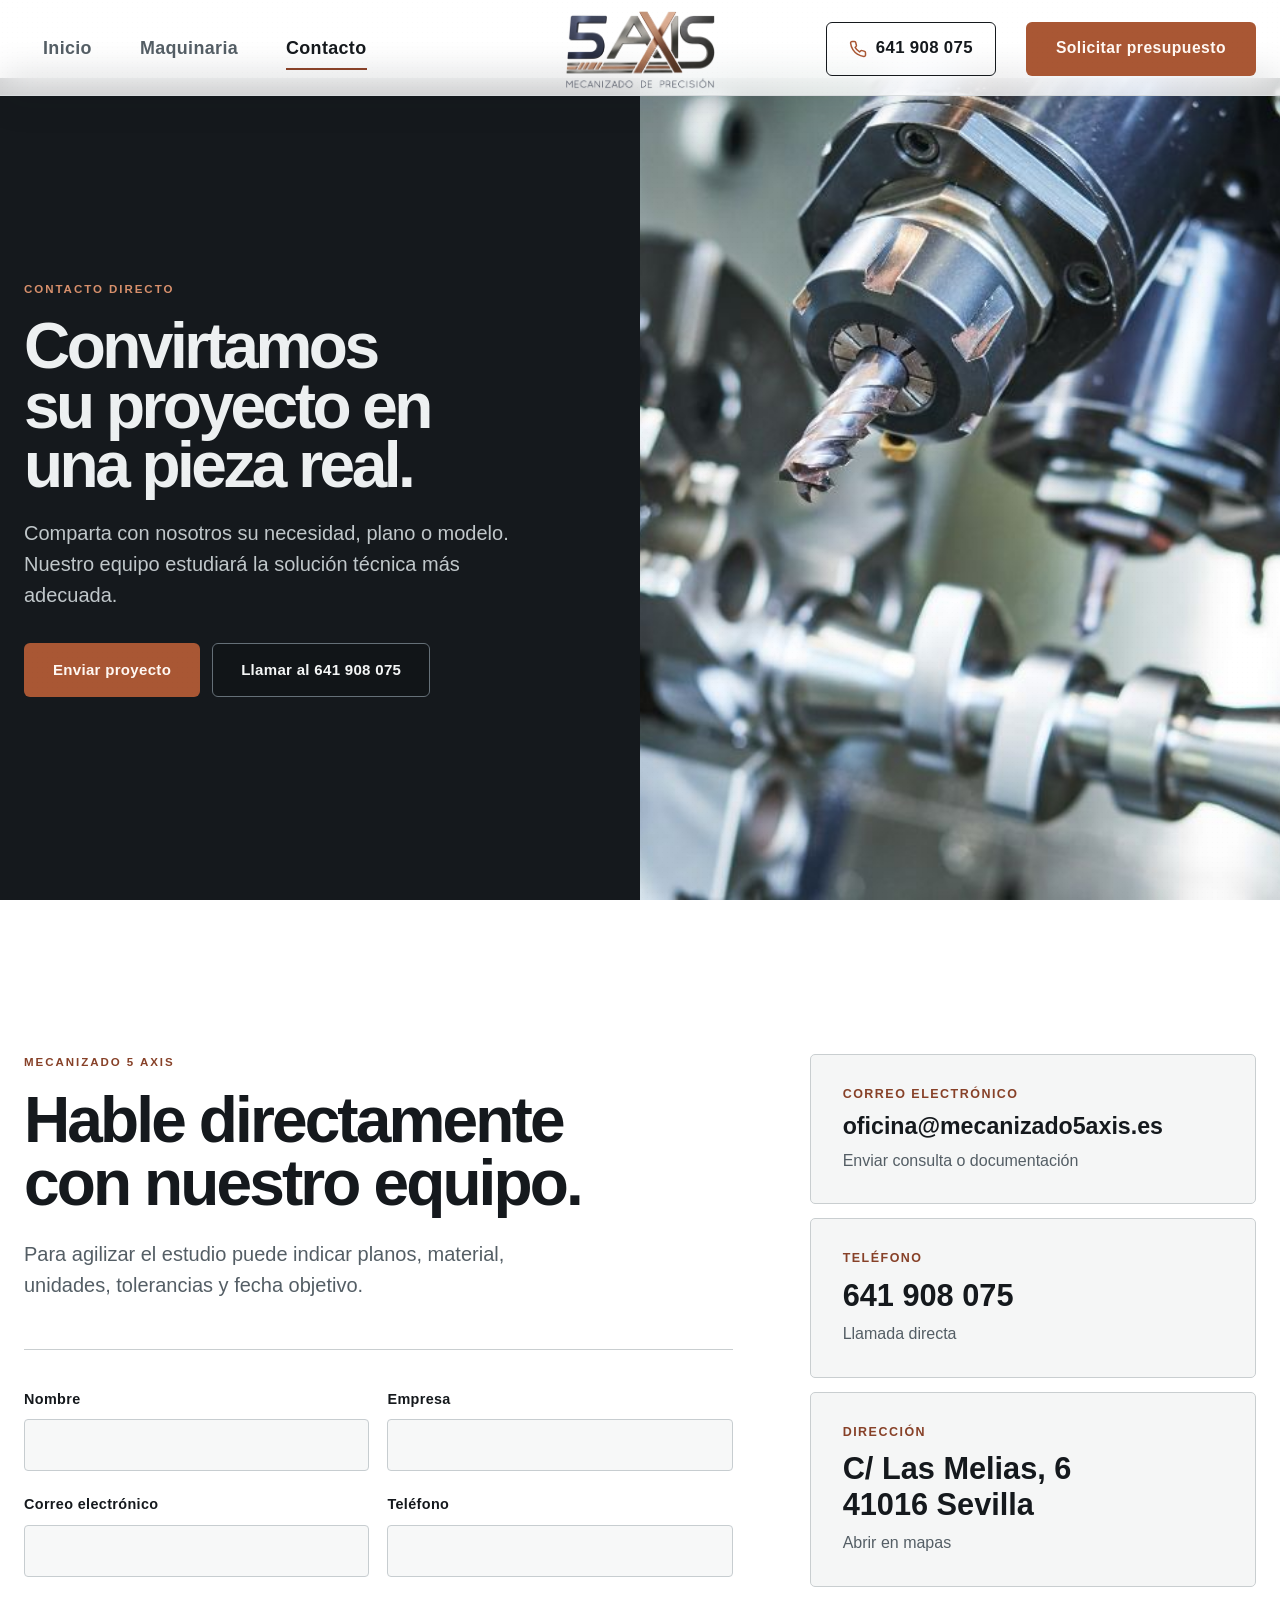
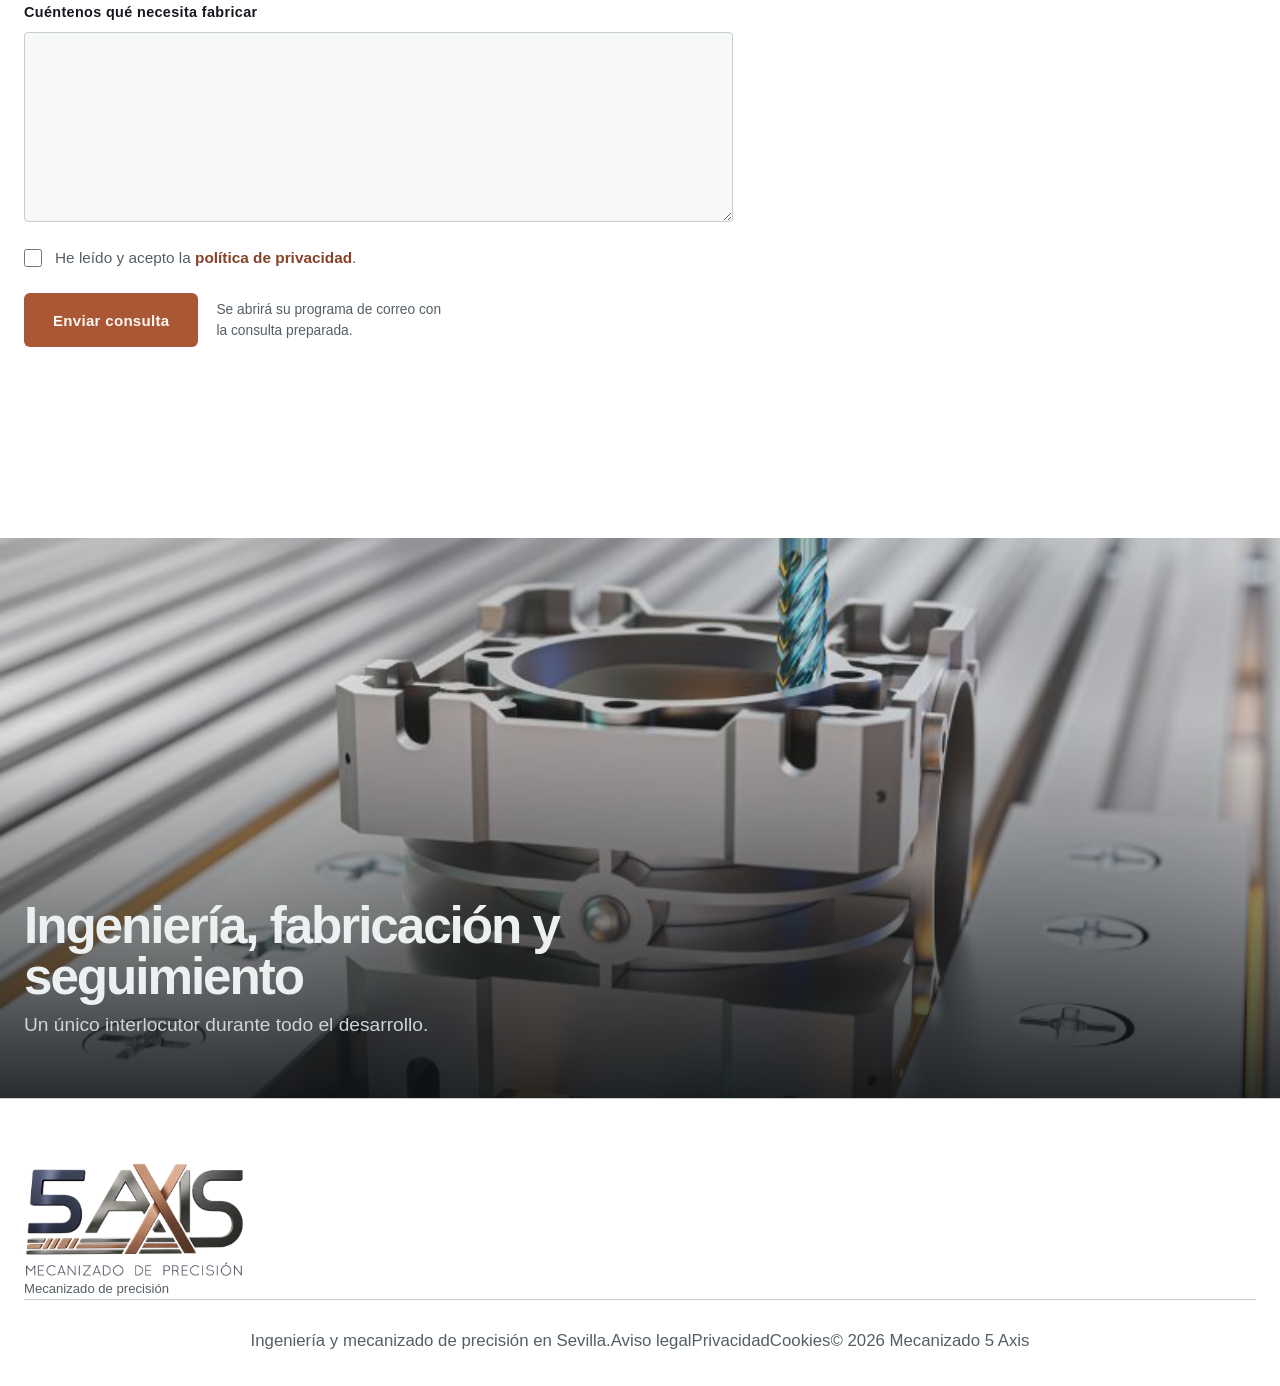
<file: contacto.html>
<!doctype html>
<html lang="es">
  <head>
    <meta charset="UTF-8" />
    <meta name="viewport" content="width=device-width, initial-scale=1.0" />
    <meta name="description" content="Contacte con Mecanizado 5 Axis en Sevilla para estudiar su proyecto de mecanizado CNC o impresión 3D industrial." />
    <meta name="theme-color" content="#15191d" />
    <meta property="og:title" content="Contacto | Mecanizado 5 Axis" />
    <meta property="og:image" content="mecanizados-precision-6.jpg" />
    <title>Contacto | Mecanizado 5 Axis</title>
    <link rel="icon" type="image/png" href="logo-mecanizados-precision.png" />
    <link rel="preload" as="image" href="mecanizados-precision-6.jpg" />
    <link rel="stylesheet" href="styles.css" />
    <script src="script.js" defer></script>
  </head>
  <body>
    <a class="skip-link" href="#contenido">Saltar al contenido</a>
    <header class="site-header scrolled">
      <a class="brand" href="index.html" aria-label="Mecanizado 5 Axis, inicio"><img src="logo-mecanizados-precision.png" alt="Mecanizado 5 Axis" width="150" height="79" /></a>
      <button class="menu-toggle" type="button" aria-expanded="false" aria-controls="main-nav"><span class="menu-label">Menú</span><span class="menu-lines" aria-hidden="true"><i></i><i></i></span></button>
      <nav class="main-nav" id="main-nav" aria-label="Navegación principal"><a href="index.html">Inicio</a><a href="maquinaria.html">Maquinaria</a><a href="contacto.html" aria-current="page">Contacto</a><div class="nav-mobile-actions"><a class="nav-mobile-call" href="tel:+34641908075"><svg class="icon-phone" aria-hidden="true" viewBox="0 0 24 24" fill="none" stroke="currentColor" stroke-width="2" stroke-linecap="round" stroke-linejoin="round"><path d="M22 16.92v3a2 2 0 0 1-2.18 2 19.79 19.79 0 0 1-8.63-3.07 19.5 19.5 0 0 1-6-6 19.79 19.79 0 0 1-3.07-8.67A2 2 0 0 1 4.11 2h3a2 2 0 0 1 2 1.72c.127.96.361 1.903.7 2.81a2 2 0 0 1-.45 2.11L8.09 9.91a16 16 0 0 0 6 6l1.27-1.27a2 2 0 0 1 2.11-.45c.907.339 1.85.573 2.81.7A2 2 0 0 1 22 16.92z"></path></svg>641 908 075</a><a class="nav-mobile-budget" href="mailto:oficina@mecanizado5axis.es">Solicitar presupuesto</a></div></nav>
      <div class="header-actions"><a class="header-phone" href="tel:+34641908075" aria-label="Llamar al 641 908 075"><svg class="icon-phone" aria-hidden="true" viewBox="0 0 24 24" fill="none" stroke="currentColor" stroke-width="2" stroke-linecap="round" stroke-linejoin="round"><path d="M22 16.92v3a2 2 0 0 1-2.18 2 19.79 19.79 0 0 1-8.63-3.07 19.5 19.5 0 0 1-6-6 19.79 19.79 0 0 1-3.07-8.67A2 2 0 0 1 4.11 2h3a2 2 0 0 1 2 1.72c.127.96.361 1.903.7 2.81a2 2 0 0 1-.45 2.11L8.09 9.91a16 16 0 0 0 6 6l1.27-1.27a2 2 0 0 1 2.11-.45c.907.339 1.85.573 2.81.7A2 2 0 0 1 22 16.92z"></path></svg>641 908 075</a><a class="header-budget" href="mailto:oficina@mecanizado5axis.es">Solicitar presupuesto</a></div>
    </header>

    <main id="contenido">
      <section class="contact-page-hero" aria-labelledby="contact-title">
        <div class="contact-page-copy"><p class="eyebrow">Contacto directo</p><h1 id="contact-title">Convirtamos su proyecto en una pieza real.</h1><p>Comparta con nosotros su necesidad, plano o modelo. Nuestro equipo estudiará la solución técnica más adecuada.</p><div class="contact-page-actions"><a class="button button-primary" href="mailto:oficina@mecanizado5axis.es">Enviar proyecto</a><a class="button button-dark-ghost" href="tel:+34641908075">Llamar al 641 908 075</a></div></div>
        <figure class="contact-page-image"><img src="mecanizados-precision-6.jpg" alt="Detalle de herramientas en un torno CNC" width="800" height="600" fetchpriority="high" /></figure>
      </section>

      <section class="contact-information section" aria-labelledby="contact-info-title">
        <div class="contact-info-lead reveal">
          <p class="section-kicker">Mecanizado 5 Axis</p>
          <h2 id="contact-info-title">Hable directamente con nuestro equipo.</h2>
          <p>Para agilizar el estudio puede indicar planos, material, unidades, tolerancias y fecha objetivo.</p>
          <form class="contact-form" data-contact-form>
            <div class="form-grid">
              <div class="form-field">
                <label for="contact-name">Nombre</label>
                <input id="contact-name" name="nombre" type="text" autocomplete="name" required />
              </div>
              <div class="form-field">
                <label for="contact-company">Empresa</label>
                <input id="contact-company" name="empresa" type="text" autocomplete="organization" />
              </div>
              <div class="form-field">
                <label for="contact-email">Correo electrónico</label>
                <input id="contact-email" name="email" type="email" autocomplete="email" required />
              </div>
              <div class="form-field">
                <label for="contact-phone">Teléfono</label>
                <input id="contact-phone" name="telefono" type="tel" autocomplete="tel" />
              </div>
            </div>
            <div class="form-field">
              <label for="contact-message">Cuéntenos qué necesita fabricar</label>
              <textarea id="contact-message" name="mensaje" rows="6" minlength="10" required></textarea>
            </div>
            <label class="privacy-check">
              <input name="privacidad" type="checkbox" required />
              <span>He leído y acepto la <a href="politica-privacidad.html">política de privacidad</a>.</span>
            </label>
            <div class="form-submit">
              <button class="button button-primary" type="submit">Enviar consulta</button>
              <p class="form-hint">Se abrirá su programa de correo con la consulta preparada.</p>
            </div>
            <p class="form-status" data-form-status role="status" aria-live="polite"></p>
          </form>
        </div>
        <address class="contact-cards reveal">
          <a href="mailto:oficina@mecanizado5axis.es"><span>Correo electrónico</span><strong>oficina@mecanizado5axis.es</strong><small>Enviar consulta o documentación</small></a>
          <a href="tel:+34641908075"><span>Teléfono</span><strong>641 908 075</strong><small>Llamada directa</small></a>
          <a href="https://maps.app.goo.gl/1Hzj5CujEDZCWovj9" target="_blank" rel="noopener noreferrer"><span>Dirección</span><strong>C/ Las Melias, 6<br />41016 Sevilla</strong><small>Abrir en mapas</small></a>
        </address>
      </section>

      <section class="contact-visual-band"><img src="mecanizados-precision-4.jpg" alt="Operación de mecanizado de una pieza compleja" width="800" height="600" loading="lazy" /><div><strong>Ingeniería, fabricación y seguimiento</strong><span>Un único interlocutor durante todo el desarrollo.</span></div></section>
    </main>

    <footer class="site-footer"><a class="footer-brand" href="index.html" aria-label="Mecanizado 5 Axis, inicio"><img src="logo-mecanizados-precision.png" alt="Mecanizado 5 Axis" width="220" height="116" /><span>Mecanizado de precisión</span></a><div class="footer-bottom"><p>Ingeniería y mecanizado de precisión en Sevilla.</p><nav class="legal-links" aria-label="Información legal"><a href="aviso-legal.html">Aviso legal</a><a href="politica-privacidad.html">Privacidad</a><a href="politica-cookies.html">Cookies</a></nav><p>© <span data-year></span> Mecanizado 5 Axis</p></div></footer>
  </body>
</html>
</file>
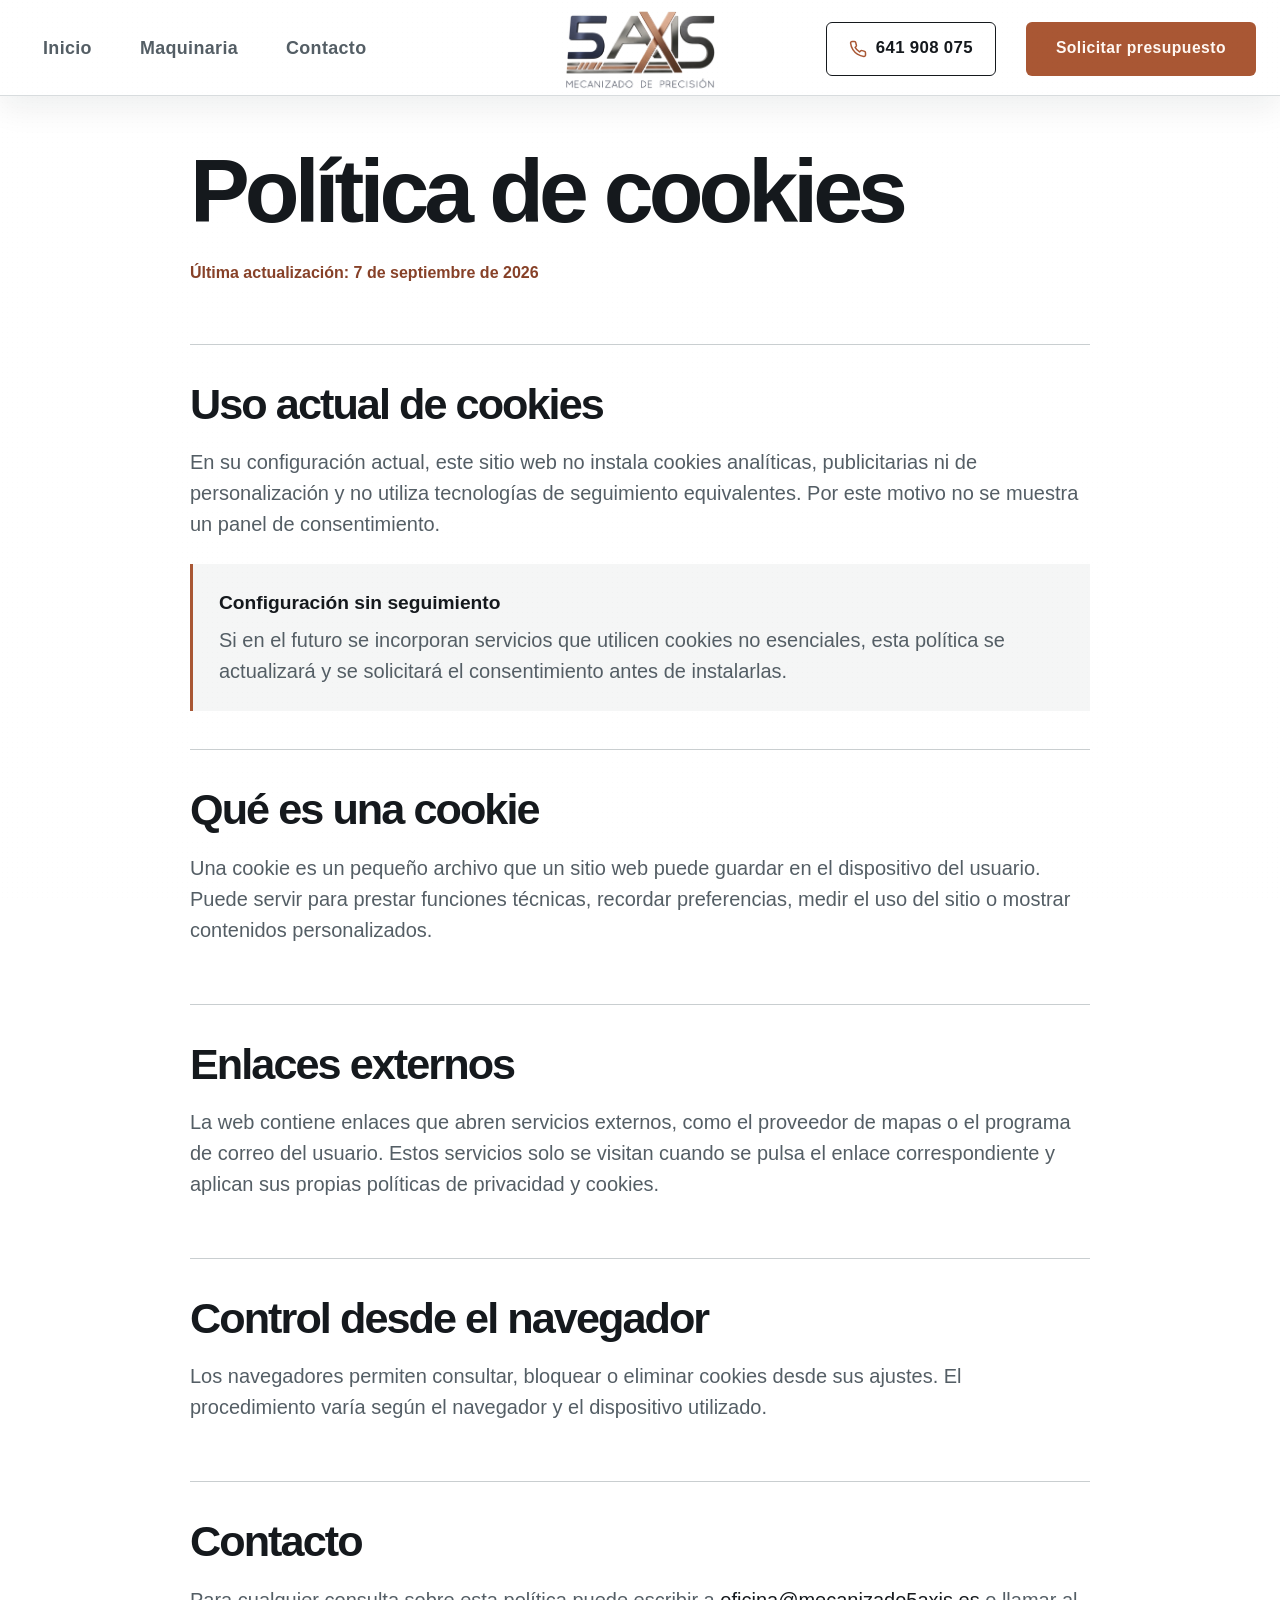
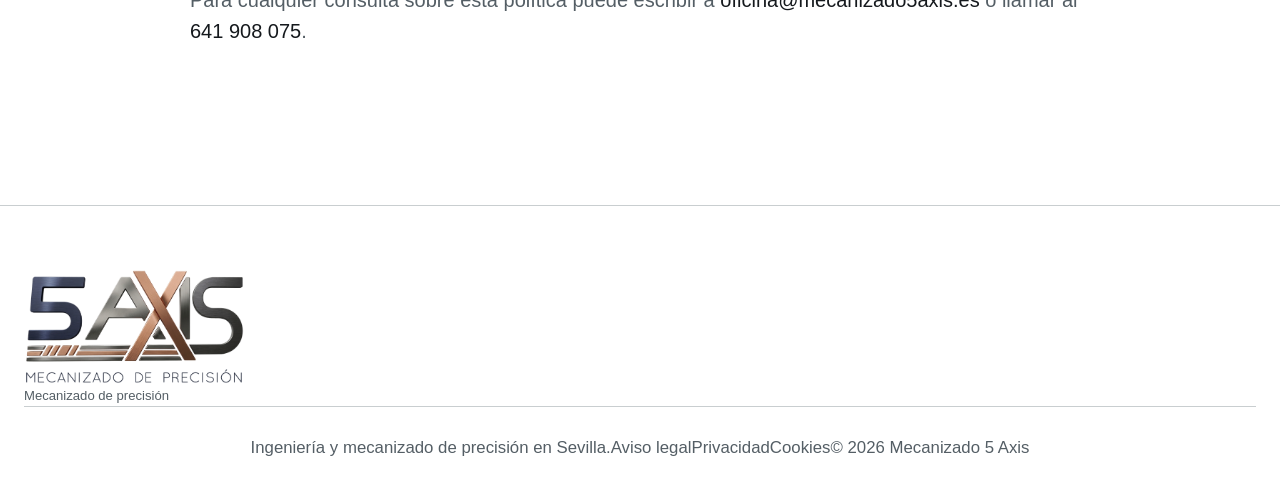
<file: politica-cookies.html>
<!doctype html>
<html lang="es">
  <head>
    <meta charset="UTF-8" />
    <meta name="viewport" content="width=device-width, initial-scale=1.0" />
    <meta name="robots" content="index,follow" />
    <meta name="theme-color" content="#f7f8f8" />
    <title>Política de cookies | Mecanizado 5 Axis</title>
    <link rel="icon" type="image/png" href="logo-mecanizados-precision.png" />
    <link rel="stylesheet" href="styles.css" />
    <script src="script.js" defer></script>
  </head>
  <body>
    <a class="skip-link" href="#contenido">Saltar al contenido</a>
    <header class="site-header scrolled">
      <a class="brand" href="index.html" aria-label="Mecanizado 5 Axis, inicio"><img src="logo-mecanizados-precision.png" alt="Mecanizado 5 Axis" width="150" height="79" /></a>
      <button class="menu-toggle" type="button" aria-expanded="false" aria-controls="main-nav"><span class="menu-label">Menú</span><span class="menu-lines" aria-hidden="true"><i></i><i></i></span></button>
      <nav class="main-nav" id="main-nav" aria-label="Navegación principal"><a href="index.html">Inicio</a><a href="maquinaria.html">Maquinaria</a><a href="contacto.html">Contacto</a><div class="nav-mobile-actions"><a class="nav-mobile-call" href="tel:+34641908075"><svg class="icon-phone" aria-hidden="true" viewBox="0 0 24 24" fill="none" stroke="currentColor" stroke-width="2" stroke-linecap="round" stroke-linejoin="round"><path d="M22 16.92v3a2 2 0 0 1-2.18 2 19.79 19.79 0 0 1-8.63-3.07 19.5 19.5 0 0 1-6-6 19.79 19.79 0 0 1-3.07-8.67A2 2 0 0 1 4.11 2h3a2 2 0 0 1 2 1.72c.127.96.361 1.903.7 2.81a2 2 0 0 1-.45 2.11L8.09 9.91a16 16 0 0 0 6 6l1.27-1.27a2 2 0 0 1 2.11-.45c.907.339 1.85.573 2.81.7A2 2 0 0 1 22 16.92z"></path></svg>641 908 075</a><a class="nav-mobile-budget" href="mailto:oficina@mecanizado5axis.es">Solicitar presupuesto</a></div></nav>
      <div class="header-actions"><a class="header-phone" href="tel:+34641908075" aria-label="Llamar al 641 908 075"><svg class="icon-phone" aria-hidden="true" viewBox="0 0 24 24" fill="none" stroke="currentColor" stroke-width="2" stroke-linecap="round" stroke-linejoin="round"><path d="M22 16.92v3a2 2 0 0 1-2.18 2 19.79 19.79 0 0 1-8.63-3.07 19.5 19.5 0 0 1-6-6 19.79 19.79 0 0 1-3.07-8.67A2 2 0 0 1 4.11 2h3a2 2 0 0 1 2 1.72c.127.96.361 1.903.7 2.81a2 2 0 0 1-.45 2.11L8.09 9.91a16 16 0 0 0 6 6l1.27-1.27a2 2 0 0 1 2.11-.45c.907.339 1.85.573 2.81.7A2 2 0 0 1 22 16.92z"></path></svg>641 908 075</a><a class="header-budget" href="mailto:oficina@mecanizado5axis.es">Solicitar presupuesto</a></div>
    </header>
    <main class="legal-main" id="contenido">
      <h1>Política de cookies</h1>
      <p class="legal-updated">Última actualización: 7 de septiembre de 2026</p>
      <section class="legal-section">
        <h2>Uso actual de cookies</h2>
        <p>En su configuración actual, este sitio web no instala cookies analíticas, publicitarias ni de personalización y no utiliza tecnologías de seguimiento equivalentes. Por este motivo no se muestra un panel de consentimiento.</p>
        <div class="legal-note"><strong>Configuración sin seguimiento</strong><p>Si en el futuro se incorporan servicios que utilicen cookies no esenciales, esta política se actualizará y se solicitará el consentimiento antes de instalarlas.</p></div>
      </section>
      <section class="legal-section">
        <h2>Qué es una cookie</h2>
        <p>Una cookie es un pequeño archivo que un sitio web puede guardar en el dispositivo del usuario. Puede servir para prestar funciones técnicas, recordar preferencias, medir el uso del sitio o mostrar contenidos personalizados.</p>
      </section>
      <section class="legal-section">
        <h2>Enlaces externos</h2>
        <p>La web contiene enlaces que abren servicios externos, como el proveedor de mapas o el programa de correo del usuario. Estos servicios solo se visitan cuando se pulsa el enlace correspondiente y aplican sus propias políticas de privacidad y cookies.</p>
      </section>
      <section class="legal-section">
        <h2>Control desde el navegador</h2>
        <p>Los navegadores permiten consultar, bloquear o eliminar cookies desde sus ajustes. El procedimiento varía según el navegador y el dispositivo utilizado.</p>
      </section>
      <section class="legal-section">
        <h2>Contacto</h2>
        <p>Para cualquier consulta sobre esta política puede escribir a <a href="mailto:oficina@mecanizado5axis.es">oficina@mecanizado5axis.es</a> o llamar al <a href="tel:+34641908075">641 908 075</a>.</p>
      </section>
    </main>
    <footer class="site-footer">
      <a class="footer-brand" href="index.html" aria-label="Mecanizado 5 Axis, inicio"><img src="logo-mecanizados-precision.png" alt="Mecanizado 5 Axis" width="220" height="116" /><span>Mecanizado de precisión</span></a>
      <div class="footer-bottom">
        <p>Ingeniería y mecanizado de precisión en Sevilla.</p>
        <nav class="legal-links" aria-label="Información legal"><a href="aviso-legal.html">Aviso legal</a><a href="politica-privacidad.html">Privacidad</a><a href="politica-cookies.html" aria-current="page">Cookies</a></nav>
        <p>© <span data-year></span> Mecanizado 5 Axis</p>
      </div>
    </footer>
  </body>
</html>
</file>
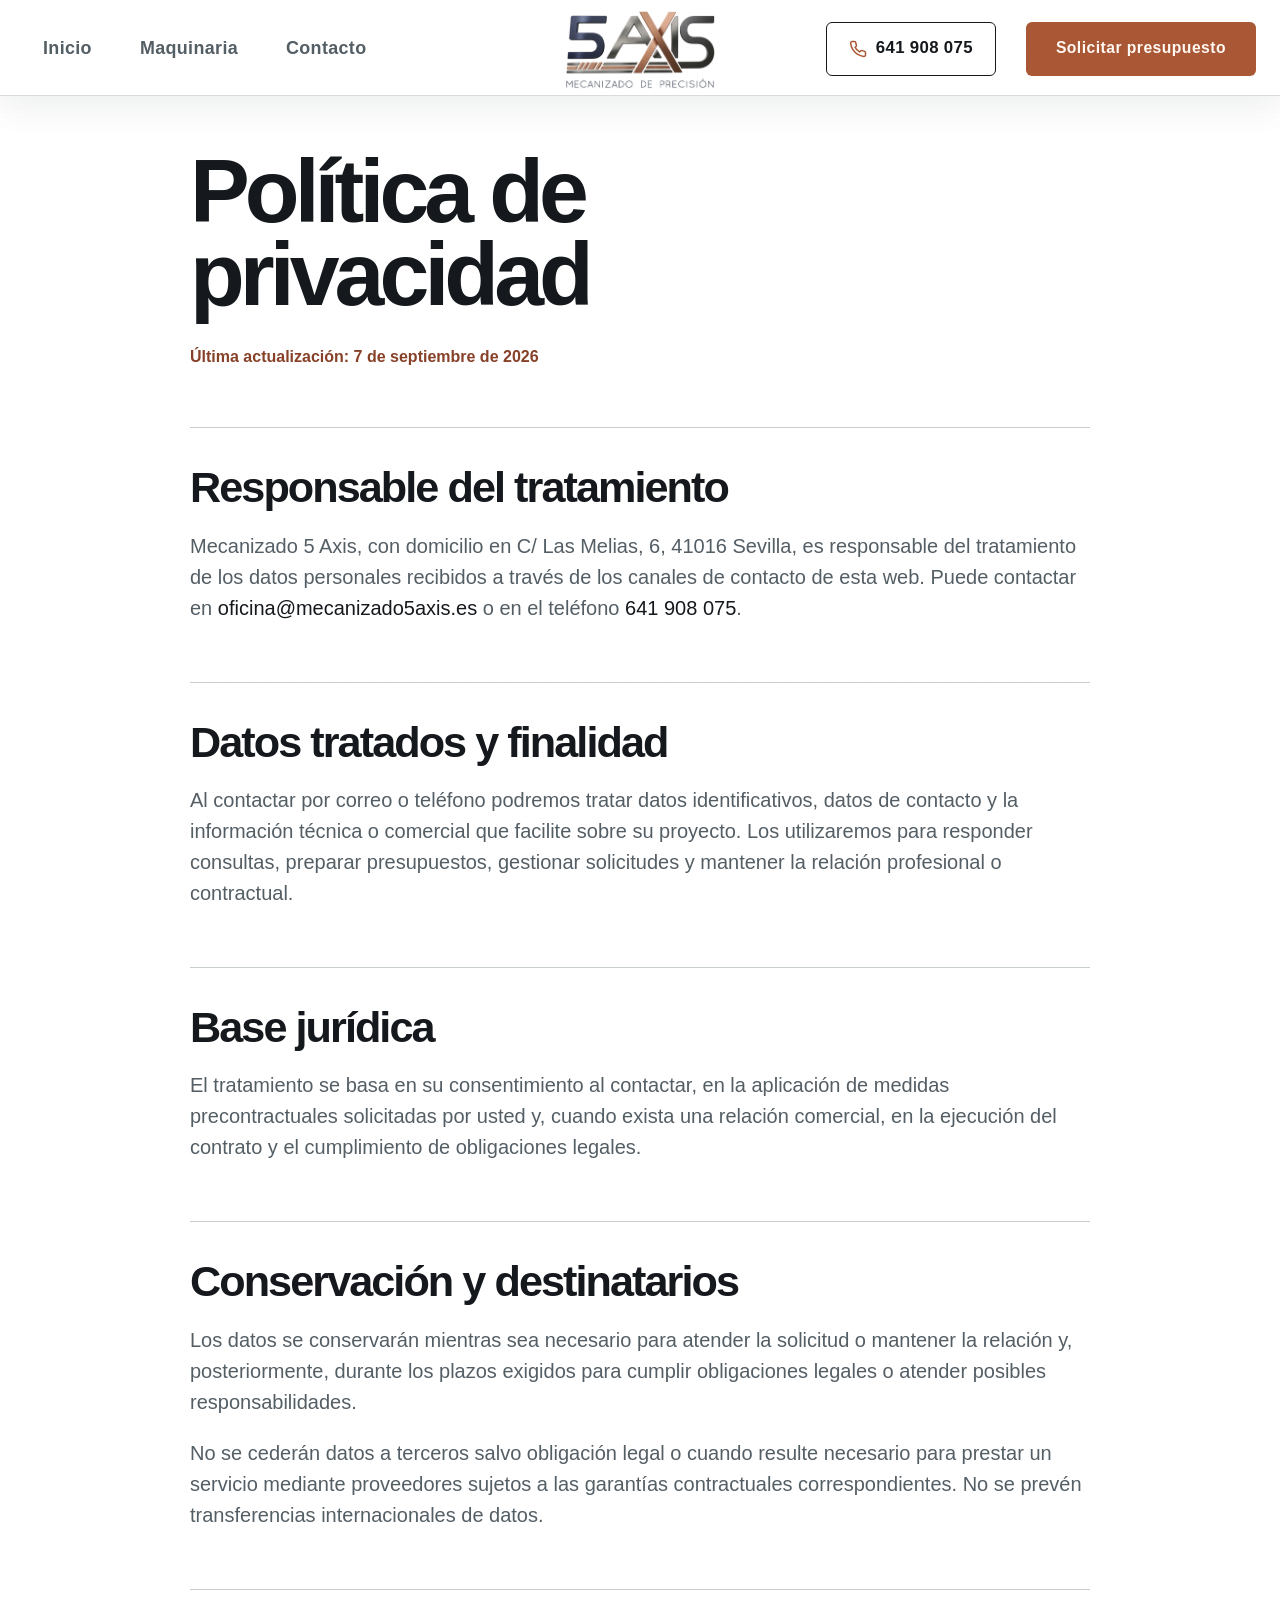
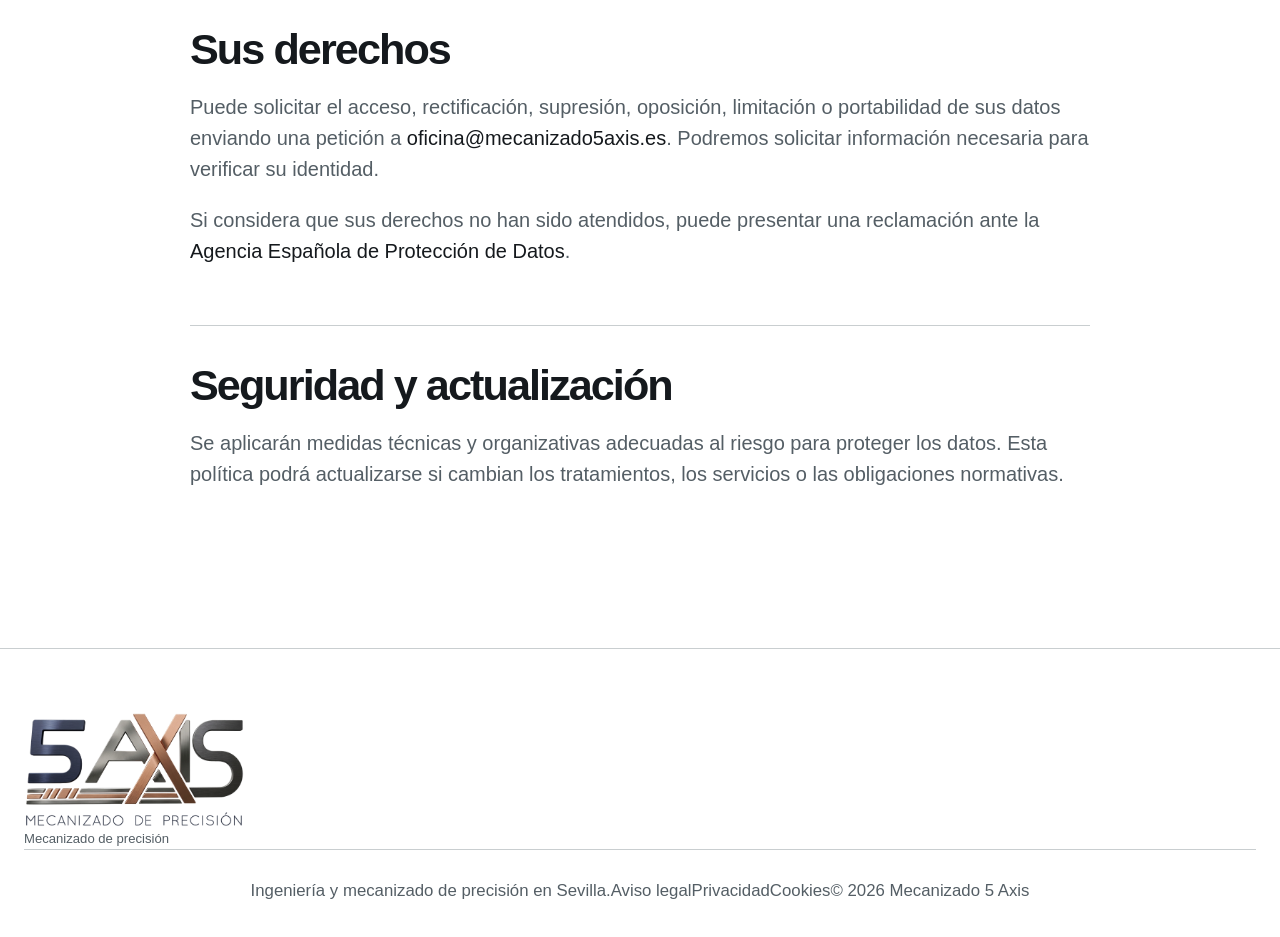
<file: politica-privacidad.html>
<!doctype html>
<html lang="es">
  <head>
    <meta charset="UTF-8" />
    <meta name="viewport" content="width=device-width, initial-scale=1.0" />
    <meta name="robots" content="index,follow" />
    <meta name="theme-color" content="#f7f8f8" />
    <title>Política de privacidad | Mecanizado 5 Axis</title>
    <link rel="icon" type="image/png" href="logo-mecanizados-precision.png" />
    <link rel="stylesheet" href="styles.css" />
    <script src="script.js" defer></script>
  </head>
  <body>
    <a class="skip-link" href="#contenido">Saltar al contenido</a>
    <header class="site-header scrolled">
      <a class="brand" href="index.html" aria-label="Mecanizado 5 Axis, inicio"><img src="logo-mecanizados-precision.png" alt="Mecanizado 5 Axis" width="150" height="79" /></a>
      <button class="menu-toggle" type="button" aria-expanded="false" aria-controls="main-nav"><span class="menu-label">Menú</span><span class="menu-lines" aria-hidden="true"><i></i><i></i></span></button>
      <nav class="main-nav" id="main-nav" aria-label="Navegación principal"><a href="index.html">Inicio</a><a href="maquinaria.html">Maquinaria</a><a href="contacto.html">Contacto</a><div class="nav-mobile-actions"><a class="nav-mobile-call" href="tel:+34641908075"><svg class="icon-phone" aria-hidden="true" viewBox="0 0 24 24" fill="none" stroke="currentColor" stroke-width="2" stroke-linecap="round" stroke-linejoin="round"><path d="M22 16.92v3a2 2 0 0 1-2.18 2 19.79 19.79 0 0 1-8.63-3.07 19.5 19.5 0 0 1-6-6 19.79 19.79 0 0 1-3.07-8.67A2 2 0 0 1 4.11 2h3a2 2 0 0 1 2 1.72c.127.96.361 1.903.7 2.81a2 2 0 0 1-.45 2.11L8.09 9.91a16 16 0 0 0 6 6l1.27-1.27a2 2 0 0 1 2.11-.45c.907.339 1.85.573 2.81.7A2 2 0 0 1 22 16.92z"></path></svg>641 908 075</a><a class="nav-mobile-budget" href="mailto:oficina@mecanizado5axis.es">Solicitar presupuesto</a></div></nav>
      <div class="header-actions"><a class="header-phone" href="tel:+34641908075" aria-label="Llamar al 641 908 075"><svg class="icon-phone" aria-hidden="true" viewBox="0 0 24 24" fill="none" stroke="currentColor" stroke-width="2" stroke-linecap="round" stroke-linejoin="round"><path d="M22 16.92v3a2 2 0 0 1-2.18 2 19.79 19.79 0 0 1-8.63-3.07 19.5 19.5 0 0 1-6-6 19.79 19.79 0 0 1-3.07-8.67A2 2 0 0 1 4.11 2h3a2 2 0 0 1 2 1.72c.127.96.361 1.903.7 2.81a2 2 0 0 1-.45 2.11L8.09 9.91a16 16 0 0 0 6 6l1.27-1.27a2 2 0 0 1 2.11-.45c.907.339 1.85.573 2.81.7A2 2 0 0 1 22 16.92z"></path></svg>641 908 075</a><a class="header-budget" href="mailto:oficina@mecanizado5axis.es">Solicitar presupuesto</a></div>
    </header>
    <main class="legal-main" id="contenido">
      <h1>Política de privacidad</h1>
      <p class="legal-updated">Última actualización: 7 de septiembre de 2026</p>
      <section class="legal-section">
        <h2>Responsable del tratamiento</h2>
        <p>Mecanizado 5 Axis, con domicilio en C/ Las Melias, 6, 41016 Sevilla, es responsable del tratamiento de los datos personales recibidos a través de los canales de contacto de esta web. Puede contactar en <a href="mailto:oficina@mecanizado5axis.es">oficina@mecanizado5axis.es</a> o en el teléfono <a href="tel:+34641908075">641 908 075</a>.</p>
      </section>
      <section class="legal-section">
        <h2>Datos tratados y finalidad</h2>
        <p>Al contactar por correo o teléfono podremos tratar datos identificativos, datos de contacto y la información técnica o comercial que facilite sobre su proyecto. Los utilizaremos para responder consultas, preparar presupuestos, gestionar solicitudes y mantener la relación profesional o contractual.</p>
      </section>
      <section class="legal-section">
        <h2>Base jurídica</h2>
        <p>El tratamiento se basa en su consentimiento al contactar, en la aplicación de medidas precontractuales solicitadas por usted y, cuando exista una relación comercial, en la ejecución del contrato y el cumplimiento de obligaciones legales.</p>
      </section>
      <section class="legal-section">
        <h2>Conservación y destinatarios</h2>
        <p>Los datos se conservarán mientras sea necesario para atender la solicitud o mantener la relación y, posteriormente, durante los plazos exigidos para cumplir obligaciones legales o atender posibles responsabilidades.</p>
        <p>No se cederán datos a terceros salvo obligación legal o cuando resulte necesario para prestar un servicio mediante proveedores sujetos a las garantías contractuales correspondientes. No se prevén transferencias internacionales de datos.</p>
      </section>
      <section class="legal-section">
        <h2>Sus derechos</h2>
        <p>Puede solicitar el acceso, rectificación, supresión, oposición, limitación o portabilidad de sus datos enviando una petición a <a href="mailto:oficina@mecanizado5axis.es">oficina@mecanizado5axis.es</a>. Podremos solicitar información necesaria para verificar su identidad.</p>
        <p>Si considera que sus derechos no han sido atendidos, puede presentar una reclamación ante la <a href="https://www.aepd.es/" target="_blank" rel="noopener noreferrer">Agencia Española de Protección de Datos</a>.</p>
      </section>
      <section class="legal-section">
        <h2>Seguridad y actualización</h2>
        <p>Se aplicarán medidas técnicas y organizativas adecuadas al riesgo para proteger los datos. Esta política podrá actualizarse si cambian los tratamientos, los servicios o las obligaciones normativas.</p>
      </section>
    </main>
    <footer class="site-footer">
      <a class="footer-brand" href="index.html" aria-label="Mecanizado 5 Axis, inicio"><img src="logo-mecanizados-precision.png" alt="Mecanizado 5 Axis" width="220" height="116" /><span>Mecanizado de precisión</span></a>
      <div class="footer-bottom">
        <p>Ingeniería y mecanizado de precisión en Sevilla.</p>
        <nav class="legal-links" aria-label="Información legal"><a href="aviso-legal.html">Aviso legal</a><a href="politica-privacidad.html" aria-current="page">Privacidad</a><a href="politica-cookies.html">Cookies</a></nav>
        <p>© <span data-year></span> Mecanizado 5 Axis</p>
      </div>
    </footer>
  </body>
</html>
</file>
<file: styles.css>
:root {
  color-scheme: light;
  --bg: #ffffff;
  --surface: #f5f6f6;
  --surface-strong: #e8ebec;
  --ink: #15191d;
  --muted: #545e65;
  --line: #c9ced0;
  --accent: #a95734;
  --accent-strong: #874128;
  --on-accent: #fff8f3;
  --header-bg: #ffffff;
  --header-ink: #15191d;
  --header-line: #d8dcde;
  --radius: 2px;
  --max: 1400px;
  --copy-size: clamp(1.25rem, 1.45vw, 1.5rem);
}

* { box-sizing: border-box; }

html { scroll-behavior: smooth; }

body {
  margin: 0;
  background: var(--bg);
  color: var(--ink);
  font-family: "Aptos", "Helvetica Neue", Arial, sans-serif;
  font-size: 16px;
  line-height: 1.55;
  -webkit-font-smoothing: antialiased;
}

body.menu-open { overflow: hidden; }

img { display: block; max-width: 100%; }
a { color: inherit; text-decoration: none; }
button, a { -webkit-tap-highlight-color: transparent; }

.skip-link {
  position: fixed;
  top: 8px;
  left: 8px;
  z-index: 100;
  padding: 10px 14px;
  background: var(--accent);
  color: var(--on-accent);
  transform: translateY(-160%);
}

.skip-link:focus { transform: translateY(0); }

.site-header {
  position: fixed;
  inset: 0 0 auto;
  z-index: 20;
  height: 78px;
  display: grid;
  grid-template-columns: auto 1fr auto;
  align-items: center;
  gap: clamp(18px, 2.4vw, 34px);
  padding: 9px max(24px, calc((100vw - var(--max)) / 2)) 17px;
  border-bottom: 1px solid transparent;
  background: var(--header-bg);
  transition: height 260ms cubic-bezier(.16,1,.3,1), background-color 260ms ease, border-color 260ms ease, box-shadow 260ms ease, backdrop-filter 260ms ease;
}

@media (min-width: 621px) {
  .site-header.scrolled { height: 64px; }
  .site-header.scrolled .brand { width: 104px; height: 48px; }
}

.site-header.scrolled {
  border-bottom-color: var(--header-line);
  background: rgba(255, 255, 255, .78);
  backdrop-filter: blur(18px) saturate(160%);
  -webkit-backdrop-filter: blur(18px) saturate(160%);
  box-shadow: 0 12px 32px rgba(21, 25, 29, 0.07);
}

.brand {
  width: 126px;
  height: 58px;
  display: grid;
  place-items: center;
  padding: 2px 0;
  background: transparent;
  transition: width 260ms cubic-bezier(.16,1,.3,1), height 260ms cubic-bezier(.16,1,.3,1);
}

.brand img { width: 100%; height: auto; }

.main-nav {
  position: relative;
  display: flex;
  justify-content: center;
  align-items: center;
  gap: clamp(2px, 1vw, 10px);
  width: fit-content;
  margin: 0 auto;
}

.main-nav a {
  position: relative;
  text-decoration: none;
  padding: 11px 19px;
  font-size: 1.12rem;
  font-weight: 700;
  letter-spacing: 0.02em;
}

.main-nav a::after {
  content: "";
  position: absolute;
  left: 19px;
  right: 19px;
  bottom: 3px;
  height: 2px;
  background: var(--accent-strong);
  transform: scaleX(0);
  transform-origin: left;
  transition: transform 260ms cubic-bezier(.16,1,.3,1);
}

.main-nav a { color: var(--muted); transition: color 180ms ease; }
.main-nav a:hover { color: var(--ink); }
.main-nav a:hover::after { transform: scaleX(1); }
.main-nav a[aria-current="page"] { color: var(--ink); }
.main-nav a[aria-current="page"]::after { transform: scaleX(1); }

.header-actions {
  display: flex;
  align-items: center;
  gap: 30px;
}

.header-phone {
  display: inline-flex;
  min-height: 54px;
  align-items: center;
  gap: 9px;
  padding: 0 22px;
  border: 1px solid var(--ink);
  border-radius: 6px;
  text-decoration: none;
  color: var(--header-ink);
  font-size: 1.05rem;
  font-weight: 700;
  letter-spacing: .02em;
  white-space: nowrap;
  transition: color 180ms ease, border-color 180ms ease, background-color 180ms ease;
}

.header-phone:hover { color: var(--accent-strong); border-color: var(--accent-strong); }
.icon-phone { width: 15px; height: 15px; flex: none; }
.header-phone .icon-phone { width: 18px; height: 18px; color: var(--accent); }

.header-budget {
  display: inline-flex;
  min-height: 54px;
  align-items: center;
  justify-content: center;
  padding: 0 30px;
  border-radius: 6px;
  background: var(--accent);
  color: var(--on-accent);
  text-decoration: none;
  font-size: .98rem;
  font-weight: 800;
  letter-spacing: .03em;
  white-space: nowrap;
  transition: transform 180ms ease, background-color 180ms ease, box-shadow 180ms ease;
}

.header-budget:hover { background: var(--accent-strong); transform: translateY(-1px); box-shadow: 0 10px 22px rgba(169, 87, 52, .28); }
.header-budget:active { transform: translateY(1px); }

.menu-toggle { display: none; }
.nav-mobile-actions { display: none; }

@media (min-width: 901px) {
  .site-header {
    height: 136px;
    grid-template-columns: 1fr auto 1fr;
  }
  .site-header.scrolled { height: 96px; }
  .main-nav { order: 1; justify-self: start; margin: 0; }
  .brand { order: 2; justify-self: center; width: 224px; height: 118px; }
  .site-header.scrolled .brand { width: 150px; height: 79px; }
  .header-actions { order: 3; justify-self: end; }
  .page-hero { margin-top: 96px; min-height: min(760px, calc(100dvh - 96px)); }
  .contact-page-hero { margin-top: 96px; min-height: calc(100dvh - 96px); }
  .legal-main { padding-top: 168px; min-height: calc(100dvh - 162px); }
}

.hero {
  position: relative;
  height: min(92vh, 940px);
  min-height: 560px;
  display: flex;
  align-items: flex-end;
  overflow: hidden;
  background: #15191d;
}

.hero-image,
.hero-shade { position: absolute; inset: 0; width: 100%; height: 100%; }
.hero-image { object-fit: cover; object-position: 52% center; }

.hero-shade {
  background: linear-gradient(0deg, rgba(12, 15, 18, .92) 0%, rgba(12, 15, 18, .62) 24%, rgba(12, 15, 18, .1) 48%, transparent 60%);
}

.hero-content {
  position: relative;
  width: min(var(--max), calc(100% - 48px));
  margin: 0 auto;
  padding: 0 0 min(3vh, 28px);
  color: #f3f5f5;
}

.hero-content h1 { max-width: 90%; }

.hero-info { width: 100%; background: #15191d; }

.hero-info-inner {
  width: min(var(--max), calc(100% - 48px));
  margin: 0 auto;
  padding: clamp(36px, 5vw, 56px) 0;
  display: flex;
  align-items: center;
  justify-content: space-between;
  flex-wrap: wrap;
  gap: 24px 48px;
  color: #edf0f1;
}

.hero-info-text { max-width: 640px; }
.hero-info .eyebrow { color: #e7a581; }
.hero-info .hero-copy { margin-bottom: 0; }

.eyebrow,
.section-kicker {
  margin: 0 0 18px;
  color: var(--accent-strong);
  font-size: 0.72rem;
  font-weight: 800;
  letter-spacing: 0.17em;
  text-transform: uppercase;
}

.hero .eyebrow { color: #e7a581; }

h1, h2, h3, p { margin-top: 0; }
h1, h2, h3 { text-wrap: balance; }

h1 {
  max-width: 760px;
  margin-bottom: 22px;
  font-family: "Arial Narrow", "Aptos Display", "Helvetica Neue", sans-serif;
  font-size: clamp(3.2rem, 6.4vw, 6.2rem);
  line-height: 0.93;
  letter-spacing: -0.055em;
  font-weight: 700;
}

.hero-copy {
  max-width: 640px;
  margin-bottom: 28px;
  color: #dce1e3;
  font-size: var(--copy-size);
}

.hero-actions { display: flex; gap: 12px; flex-wrap: wrap; }

.button {
  display: inline-flex;
  min-height: 54px;
  align-items: center;
  justify-content: center;
  gap: 9px;
  padding: 14px 28px;
  border: 1px solid transparent;
  border-radius: 6px;
  text-decoration: none;
  font-size: 0.94rem;
  font-weight: 800;
  letter-spacing: 0.02em;
  white-space: nowrap;
  transition: transform 180ms ease, background-color 180ms ease, border-color 180ms ease, box-shadow 220ms ease;
}

.button:hover { transform: translateY(-2px); }
.button:active { transform: translateY(1px); box-shadow: none; }
.button:disabled { transform: none; box-shadow: none; }
.button-primary { background: var(--accent); color: var(--on-accent); }
.button-primary:hover { background: var(--accent-strong); box-shadow: 0 14px 28px rgba(135, 65, 40, .32); }
.button-ghost { border-color: rgba(255,255,255,.52); color: #f4f6f6; background: rgba(12,15,18,.2); }
.button-ghost:hover { border-color: #f4f6f6; background: rgba(12,15,18,.5); box-shadow: 0 14px 28px rgba(5, 8, 10, .28); }

:focus-visible { outline: 3px solid var(--accent); outline-offset: 4px; }

.section {
  width: min(var(--max), calc(100% - 48px));
  margin: 0 auto;
  padding-block: clamp(88px, 10vw, 148px);
}

h2 {
  margin-bottom: 24px;
  font-family: "Arial Narrow", "Aptos Display", "Helvetica Neue", sans-serif;
  font-size: clamp(2.4rem, 5vw, 4.8rem);
  line-height: 0.98;
  letter-spacing: -0.045em;
  font-weight: 700;
}

.intro {
  display: grid;
  grid-template-columns: 1.1fr 0.9fr;
  grid-template-areas: "heading copy" "media note";
  gap: 54px 8vw;
}

.intro-heading { grid-area: heading; }
.intro-heading h2 { max-width: 670px; }
.intro-copy { grid-area: copy; max-width: 620px; align-self: end; color: var(--muted); font-size: var(--copy-size); }
.intro-copy p:last-child { margin-bottom: 0; }

.intro-media { grid-area: media; margin: 30px 0 0; height: 480px; overflow: hidden; border-radius: var(--radius); }
.intro-media img { width: 100%; height: 100%; object-fit: cover; }

.intro-note {
  grid-area: note;
  align-self: end;
  padding: 26px 0 6px 28px;
  border-left: 3px solid var(--accent);
}

.intro-note strong { display: block; margin-bottom: 10px; font-size: clamp(1.65rem, 2.4vw, 2.15rem); line-height: 1.05; letter-spacing: -0.025em; }
.intro-note p { max-width: 34ch; margin-bottom: 22px; color: var(--muted); font-size: var(--copy-size); line-height: 1.55; }

.sectors {
  width: 100%;
  padding-inline: max(24px, calc((100vw - var(--max)) / 2));
  background: var(--surface);
}

.sectors-copy { max-width: 780px; margin-bottom: 54px; }
.sectors-copy p, .machinery-head > p:last-child { max-width: 65ch; color: var(--muted); font-size: var(--copy-size); }

.sector-grid {
  display: grid;
  grid-template-columns: 1fr 1fr 1.08fr;
  grid-template-rows: repeat(2, minmax(280px, 1fr));
  grid-template-areas:
    "aero auto image"
    "energy general image";
  gap: 12px;
}

.sector-grid article {
  position: relative;
  display: flex;
  flex-direction: column;
  justify-content: flex-end;
  padding: 30px;
  overflow: hidden;
  border: 1px solid var(--line);
  border-radius: var(--radius);
  background: var(--bg);
}

.sector-aero { grid-area: aero; }
.sector-auto { grid-area: auto; }
.sector-energy { grid-area: energy; }
.sector-general { grid-area: general; }
.sector-grid .sector-image { grid-area: image; padding: 0; }
.sector-image img { width: 100%; height: 100%; object-fit: cover; }

.sector-icon {
  position: absolute;
  top: 14px;
  left: 14px;
  width: 104px;
  height: 104px;
  color: currentColor;
  opacity: .13;
  pointer-events: none;
}

.sector-grid span { position: relative; display: block; max-width: 12ch; font-size: clamp(1.7rem, 2.9vw, 2.35rem); font-weight: 800; line-height: 1.02; letter-spacing: -0.03em; }
.sector-grid p { position: relative; max-width: 31ch; margin: 12px 0 0; color: var(--muted); font-size: 1.25rem; line-height: 1.45; }

.machinery-head { max-width: 800px; margin-bottom: 72px; }
.machine-list { display: grid; gap: 88px; }

.machinery {
  width: 100%;
  padding-inline: max(24px, calc((100vw - var(--max)) / 2));
  background: #15191d;
  color: #edf0f1;
}

.machinery .section-kicker,
.machinery .machine-index { color: #d8906c; }
.machinery .machinery-head > p:last-child,
.machinery .machine-copy p { color: #b8c0c4; }
.machinery .machine-copy { border-color: #3a4248; }

.machine {
  display: grid;
  grid-template-columns: minmax(0, 1.25fr) minmax(320px, .75fr);
  gap: clamp(34px, 6vw, 84px);
  align-items: center;
}

.machine:nth-child(even) { grid-template-columns: minmax(320px, .75fr) minmax(0, 1.25fr); }
.machine:nth-child(even) .machine-media { order: 2; }
.machine-media { height: 440px; overflow: hidden; border-radius: var(--radius); background: var(--surface-strong); }
.machine-media img { width: 100%; height: 100%; object-fit: cover; transition: transform 700ms cubic-bezier(.16,1,.3,1); }
.machine:hover .machine-media img { transform: scale(1.025); }

.machine-copy { padding-top: 18px; border-top: 1px solid var(--line); }
.machine-index { display: block; margin-bottom: 46px; color: var(--accent-strong); font-family: ui-monospace, SFMono-Regular, Menlo, monospace; }
.machine-copy h3 { margin-bottom: 18px; font-size: clamp(1.8rem, 3vw, 3rem); line-height: 1.02; letter-spacing: -0.035em; }
.machine-copy p { margin-bottom: 0; color: var(--muted); font-size: var(--copy-size); }

.quality {
  width: 100%;
  display: grid;
  grid-template-columns: minmax(0, .9fr) minmax(0, 1.1fr);
  align-items: center;
  gap: clamp(44px, 8vw, 110px);
  padding-inline: max(24px, calc((100vw - var(--max)) / 2));
  background: var(--surface);
}

.quality-photo { height: 650px; overflow: hidden; }
.quality-photo img { width: 100%; height: 100%; object-fit: cover; }
.quality-content > p { max-width: 58ch; color: var(--muted); font-size: var(--copy-size); }
.quality-points { margin-top: 42px; }
.quality-points div { display: grid; grid-template-columns: .7fr 1fr; gap: 24px; padding: 22px 0; border-bottom: 1px solid var(--line); }
.quality-points strong { font-size: 1.25rem; }
.quality-points span { color: var(--muted); font-size: 1.25rem; }

.contact {
  width: 100%;
  display: grid;
  grid-template-columns: 1.15fr .85fr;
  gap: 10vw;
  align-items: end;
  padding-inline: max(24px, calc((100vw - var(--max)) / 2));
  background: #15191d;
  color: #edf0f1;
}
.contact .section-kicker,
.contact .contact-details span { color: #d8906c; }
.contact .contact-details div { border-color: #3a4248; }
.contact .contact-details a { color: #edf0f1; }
.contact-lead h2 { max-width: 790px; margin-bottom: 34px; }
.contact-details { margin: 0; font-style: normal; }
.contact-details div { padding: 22px 0; border-bottom: 1px solid var(--line); }
.contact-details span, .contact-details strong, .contact-details a { display: block; }
.contact-details span { margin-bottom: 7px; color: var(--accent-strong); font-size: .75rem; font-weight: 800; letter-spacing: .1em; text-transform: uppercase; }
.contact-details strong,
.contact-details a { font-size: 1.25rem; }
.contact-details a { width: fit-content; color: var(--ink); }
.contact-details a:hover { color: var(--accent-strong); }

.site-footer {
  container-type: inline-size;
  display: grid;
  padding: 64px max(24px, calc((100vw - var(--max)) / 2)) 32px;
  border-top: 1px solid var(--line);
  background: var(--bg);
  color: var(--muted);
  font-size: .82rem;
}

.site-footer p { margin: 0; }

.footer-title {
  width: 100%;
  margin: 0;
  padding-top: 40px;
  font-family: "Arial Narrow", "Aptos Display", "Helvetica Neue", sans-serif;
  font-size: 9.4cqi;
  font-weight: 750;
  letter-spacing: -0.06em;
  line-height: 1;
  color: #9298a0;
  text-align: center;
  text-transform: uppercase;
  white-space: nowrap;
}

.footer-columns {
  display: grid;
  grid-template-columns: 1.1fr 0.85fr 1.25fr 0.85fr;
  gap: 40px;
}

.footer-logo-col { display: grid; gap: 20px; align-content: start; }
.footer-logo-col img { width: 200px; height: auto; }
.footer-tagline { max-width: 32ch; color: var(--muted); font-size: 1rem; line-height: 1.55; }

.footer-heading {
  margin: 0 0 16px;
  color: var(--accent-strong);
  font-size: .74rem;
  font-weight: 800;
  letter-spacing: .14em;
  text-transform: uppercase;
}

.footer-nav,
.footer-contact,
.footer-legal { display: grid; gap: 11px; font-style: normal; align-content: start; }

.footer-nav a,
.footer-contact a,
.footer-legal a {
  width: fit-content;
  color: var(--ink);
  font-size: 1rem;
  font-weight: 650;
  transition: color 180ms ease;
}

.footer-nav a::before,
.footer-legal a::before {
  content: ">";
  margin-right: 8px;
  color: var(--accent);
}

.footer-contact a { display: inline-flex; align-items: center; gap: 11px; }
.footer-contact-icon { width: 17px; height: 17px; flex: none; color: var(--accent); }

.footer-nav a:hover,
.footer-contact a:hover,
.footer-legal a:hover { color: var(--accent-strong); }

.footer-bottom {
  display: flex;
  justify-content: center;
  padding-top: 28px;
  border-top: 1px solid var(--line);
  font-size: 1.05rem;
  text-align: center;
}

.legal-main {
  width: min(900px, calc(100% - 48px));
  min-height: calc(100dvh - 144px);
  margin: 0 auto;
  padding: 150px 0 100px;
}

.legal-main h1 {
  max-width: 800px;
  margin-bottom: 28px;
  color: var(--ink);
  font-size: clamp(3rem, 7vw, 5.6rem);
}

.legal-updated { margin-bottom: 58px; color: var(--accent-strong); font-size: 1rem; font-weight: 750; }
.legal-section { padding: 38px 0; border-top: 1px solid var(--line); }
.legal-section h2 { margin-bottom: 22px; font-size: clamp(1.8rem, 4vw, 2.7rem); }
.legal-section h3 { margin: 30px 0 12px; font-size: 1.4rem; }
.legal-section p,
.legal-section li { color: var(--muted); font-size: var(--copy-size); }
.legal-section li + li { margin-top: 10px; }
.legal-section a { color: var(--ink); }
.legal-section a:hover { color: var(--accent-strong); }
.legal-note { margin-top: 24px; padding: 24px 26px; border-left: 3px solid var(--accent); background: var(--surface); }
.legal-note strong { display: block; margin-bottom: 7px; font-size: 1.2rem; }
.legal-note p { margin: 0; }

.reveal { opacity: 1; transform: none; }
.motion-ready .reveal { opacity: 0; transform: translateY(28px); transition: opacity 700ms ease, transform 700ms cubic-bezier(.16,1,.3,1); }
.motion-ready .reveal.is-visible { opacity: 1; transform: translateY(0); }

@media (max-width: 900px) {
  .site-header { grid-template-columns: auto 1fr auto; padding-inline: 20px; }
  .header-actions { display: none; }
  .menu-toggle {
    grid-column: 3;
    display: flex;
    align-items: center;
    gap: 11px;
    padding: 10px 0 10px 10px;
    border: 0;
    background: none;
    color: var(--header-ink);
    font: inherit;
    font-size: .82rem;
    font-weight: 700;
  }
  .menu-lines { display: grid; gap: 5px; width: 22px; }
  .menu-lines i { display: block; height: 2px; background: currentColor; transition: transform 220ms ease; }
  .menu-toggle[aria-expanded="true"] .menu-lines i:first-child { transform: translateY(3.5px) rotate(45deg); }
  .menu-toggle[aria-expanded="true"] .menu-lines i:last-child { transform: translateY(-3.5px) rotate(-45deg); }
  .main-nav {
    position: fixed;
    inset: 78px 0 0;
    display: grid;
    align-content: center;
    justify-content: stretch;
    width: auto;
    margin: 0;
    gap: 0;
    padding: 24px;
    border: 0;
    border-radius: 0;
    background: var(--bg);
    box-shadow: none;
    opacity: 0;
    visibility: hidden;
    transform: translateY(-14px);
    transition: opacity 220ms ease, transform 220ms ease, visibility 220ms;
  }
  .main-nav.open { opacity: 1; visibility: visible; transform: translateY(0); }
  .main-nav a { padding: 17px 20px; border-bottom: 1px solid var(--line); color: var(--ink); font-size: clamp(1.8rem, 7vw, 3rem); transition: background-color 180ms ease, color 180ms ease; }
  .main-nav a:hover::after { content: none; }
  .main-nav a:hover { background: var(--accent); color: #fff; }
  .nav-mobile-actions {
    display: grid;
    gap: 12px;
    margin-top: 28px;
  }
  .nav-mobile-actions a {
    display: inline-flex;
    min-height: 54px;
    align-items: center;
    justify-content: center;
    gap: 10px;
    border-radius: 6px;
    font-size: 1rem;
    font-weight: 800;
    letter-spacing: 0.025em;
    transition: transform 140ms ease, background-color 180ms ease, border-color 180ms ease;
  }
  .nav-mobile-actions a:active { transform: scale(.97); }
  .nav-mobile-call { border: 1px solid var(--line); color: var(--ink); }
  .nav-mobile-call .icon-phone { width: 17px; height: 17px; color: var(--accent-strong); }
  .nav-mobile-budget { background: var(--accent); color: var(--on-accent); }
  .intro { grid-template-columns: 1fr; grid-template-areas: "heading" "copy" "media" "note"; gap: 34px; }
  .intro-media { margin-top: 10px; height: 420px; }
  .sector-grid {
    grid-template-columns: 1fr 1fr;
    grid-template-rows: repeat(2, minmax(260px, auto)) 380px;
    grid-template-areas:
      "aero auto"
      "energy general"
      "image image";
  }
  .machine, .machine:nth-child(even) { grid-template-columns: 1fr; gap: 30px; }
  .machine:nth-child(even) .machine-media { order: 0; }
  .machine-media { height: 430px; }
  .machine-index { margin-bottom: 25px; }
  .quality { grid-template-columns: 1fr; }
  .quality-photo { height: 500px; }
  .contact { grid-template-columns: 1fr; gap: 60px; }
  .footer-logo-col img { width: 170px; }
  .footer-columns { grid-template-columns: 1fr 1fr; gap: 32px 56px; }
  .footer-logo-col { grid-column: 1 / -1; }
}

@media (max-width: 620px) {
  .site-header { height: 76px; }
  .brand { width: 116px; height: 54px; }
  .main-nav { inset-block-start: 76px; }
  .page-hero { margin-top: 76px; min-height: min(760px, calc(100dvh - 76px)); }
  .contact-page-hero { margin-top: 76px; min-height: calc(100dvh - 76px); }
  .section { width: calc(100% - 32px); padding-block: 76px; }
  .hero-content { width: calc(100% - 32px); padding-bottom: 40px; }
  .hero-content h1 { max-width: 100%; }
  .hero-info-inner { width: calc(100% - 32px); padding-block: 32px; }
  h1 { font-size: clamp(2.8rem, 14vw, 4rem); line-height: .95; }
  .hero-image { object-position: 61% center; }
  .hero-shade { background: linear-gradient(0deg, rgba(12,15,18,.94) 0%, rgba(12,15,18,.68) 42%, rgba(12,15,18,.2) 68%, transparent 82%); }
  .hero-actions { display: grid; grid-template-columns: 1fr; }
  .button { width: 100%; }
  .intro-media { height: 330px; }
  .sectors, .quality { width: 100%; padding-inline: 16px; }
  .sector-grid {
    grid-template-columns: 1fr;
    grid-template-rows: auto;
    grid-template-areas: "aero" "auto" "image" "energy" "general";
  }
  .sector-grid article { min-height: 190px; padding: 24px; }
  .sector-grid .sector-image { min-height: 320px; padding: 0; }
  .machine-list { gap: 62px; }
  .machine-media { height: 330px; }
  .quality-photo { height: 390px; }
  .quality-points div { grid-template-columns: 1fr; gap: 7px; }
  .contact-lead .button { width: fit-content; }
  .contact-details a { overflow-wrap: anywhere; }
  .site-footer { padding-top: 48px; }
  .footer-logo-col img { width: 190px; }
  .footer-columns { grid-template-columns: 1fr; gap: 28px; padding-top: 32px; }
  .footer-logo-col { grid-column: auto; }
  .footer-bottom { padding-top: 24px; }
  .legal-main { width: calc(100% - 32px); padding: 132px 0 72px; }
  .legal-section { padding: 30px 0; }
}

@media (prefers-reduced-motion: reduce) {
  html { scroll-behavior: auto; }
  *, *::before, *::after { scroll-behavior: auto !important; transition-duration: .01ms !important; animation-duration: .01ms !important; animation-iteration-count: 1 !important; }
  .reveal { opacity: 1; transform: none; }
}

@media (prefers-reduced-transparency: reduce) {
  .site-header.scrolled { background: var(--header-bg); backdrop-filter: none; -webkit-backdrop-filter: none; }
}

/* Premium multipage layer */
body::after {
  content: "";
  position: fixed;
  inset: 0;
  z-index: 50;
  pointer-events: none;
  opacity: .028;
  background-image: radial-gradient(rgba(21, 25, 29, .55) .55px, transparent .7px);
  background-size: 5px 5px;
}

main { overflow: clip; }
figure { margin: 0; }

.solutions { padding-bottom: clamp(120px, 12vw, 180px); }
.solutions-heading { max-width: 900px; margin-bottom: 68px; }
.solutions-heading h2 { max-width: 850px; }
.solutions-lead { max-width: 64ch; color: var(--muted); font-size: var(--copy-size); }

.solutions-stage {
  position: relative;
  display: grid;
  grid-template-columns: minmax(0, 1.18fr) minmax(360px, .82fr);
  align-items: start;
  padding-bottom: 44px;
}

.solutions-image {
  height: 660px;
  overflow: hidden;
  border-radius: 6px;
  box-shadow: 0 34px 80px rgba(31, 42, 49, .16);
}

.solutions-image img,
.machine-mosaic img,
.home-quality-image img,
.contact-page-image img,
.contact-visual-band img {
  width: 100%;
  height: 100%;
  object-fit: cover;
}

.solutions-process {
  position: relative;
  z-index: 2;
  margin: 72px 0 0 -72px;
  padding: 42px 46px;
  border: 1px solid rgba(198, 204, 207, .72);
  border-radius: 6px;
  background: rgba(255, 255, 255, .96);
  box-shadow: 0 28px 68px rgba(30, 40, 46, .15);
}

.solutions-process article { padding: 0 0 28px; }
.solutions-process article + article { padding-top: 28px; border-top: 1px solid var(--line); }
.solutions-process article span { display: block; margin-bottom: 10px; font-size: clamp(1.45rem, 2vw, 1.85rem); font-weight: 750; letter-spacing: -.025em; }
.solutions-process article p { margin-bottom: 0; color: var(--muted); font-size: 1.25rem; line-height: 1.5; }

.text-link { display: inline-flex; align-items: center; gap: 14px; color: var(--accent-strong); font-size: 1.08rem; font-weight: 800; transition: gap 180ms ease, color 180ms ease; }
.text-link:hover { gap: 20px; color: var(--ink); }

.solutions-spec {
  position: absolute;
  z-index: 3;
  left: 42px;
  bottom: 0;
  width: min(340px, calc(100% - 84px));
  padding: 24px 28px;
  border: 1px solid #30373c;
  border-radius: 4px;
  background: #15191d;
  color: #edf0f1;
  box-shadow: 0 24px 50px rgba(20, 27, 31, .22);
}

.solutions-spec strong,
.solutions-spec span { display: block; }
.solutions-spec strong { margin-bottom: 6px; color: #d8906c; font-size: 1.45rem; }
.solutions-spec span { color: #c5cbce; font-size: 1rem; line-height: 1.45; }

.sectors { background: var(--surface); }
.sector-grid { gap: 12px; padding: 0; border-radius: 0; background: none; box-shadow: none; }
.sector-grid article { border: 0; border-radius: 5px; background: var(--bg); box-shadow: 0 1px 2px rgba(21, 25, 29, .04), 0 18px 34px rgba(21, 25, 29, .07); transition: transform 240ms cubic-bezier(.16,1,.3,1), box-shadow 240ms ease; }
.sector-grid .sector-energy { background: var(--ink); color: #edf0f1; }
.sector-grid .sector-energy p { color: #b8c0c4; }
.sector-grid .sector-general { background: var(--accent); color: var(--on-accent); }
.sector-grid .sector-general p { color: rgba(255, 248, 243, .82); }
.sector-grid .sector-image { box-shadow: 0 1px 2px rgba(21, 25, 29, .04), 0 18px 34px rgba(21, 25, 29, .07); }
.sector-grid article:not(.sector-image):hover { z-index: 2; transform: translateY(-5px); box-shadow: 0 8px 16px rgba(21, 25, 29, .06), 0 24px 44px rgba(21, 25, 29, .12); }
.sector-image img { transition: transform 700ms cubic-bezier(.16,1,.3,1); }
.sector-image:hover img { transform: scale(1.035); }

.home-machinery { position: relative; background: #15191d; color: #edf0f1; }
.home-machinery::before { content: ""; position: absolute; inset: 0; pointer-events: none; background: radial-gradient(circle at 75% 35%, rgba(201, 120, 80, .12), transparent 34%); }
.home-machinery-inner { position: relative; display: grid; grid-template-columns: .72fr 1.28fr; gap: clamp(52px, 8vw, 110px); align-items: center; }
.home-machinery-copy h2 { max-width: 650px; }
.home-machinery-copy > p:last-of-type { max-width: 48ch; margin-bottom: 34px; color: #b8c0c4; font-size: var(--copy-size); }
.home-machinery .section-kicker { color: #d8906c; }
.button-light { background: #f4f6f6; color: #15191d; }
.button-light:hover { background: #d8906c; color: #15191d; box-shadow: 0 14px 28px rgba(5, 8, 10, .3); }

.machine-mosaic { display: grid; grid-template-columns: 1.3fr .7fr; grid-template-rows: 250px 250px; gap: 14px; transform: rotate(-1deg); }
.machine-mosaic figure { overflow: hidden; border-radius: 5px; box-shadow: 0 22px 50px rgba(5, 8, 10, .28); }
.machine-mosaic .mosaic-main { grid-row: 1 / 3; }
.machine-mosaic img { transition: transform 700ms cubic-bezier(.16,1,.3,1); }
.machine-mosaic figure:hover img { transform: scale(1.04); }

.home-quality { display: grid; grid-template-columns: minmax(0, .9fr) minmax(390px, 1.1fr); align-items: center; padding-block: clamp(110px, 12vw, 180px); }
.home-quality-image { height: 560px; overflow: hidden; border-radius: 6px; box-shadow: 0 30px 70px rgba(31, 42, 49, .14); }
.home-quality-copy { position: relative; margin-left: -64px; padding: 52px 56px; border-radius: 6px; background: rgba(255, 255, 255, .97); box-shadow: 0 24px 60px rgba(31, 42, 49, .13); }
.home-quality-copy > p { color: var(--muted); font-size: var(--copy-size); }
.quality-summary { display: grid; margin-top: 38px; }
.quality-summary span { padding: 17px 0; border-top: 1px solid var(--line); font-size: 1.2rem; font-weight: 750; }

.contact-teaser { position: relative; background: linear-gradient(90deg, rgba(14, 18, 21, .97), rgba(14, 18, 21, .74)), url("mecanizados-precision-11.jpg") center 43% / cover; color: #edf0f1; }
.contact-teaser-inner { position: relative; }
.contact-teaser-inner h2 { max-width: 800px; }
.contact-teaser-inner > p:not(.section-kicker) { max-width: 52ch; color: #c4cbce; font-size: var(--copy-size); }
.contact-teaser .section-kicker { color: #d8906c; }
.button-dark-ghost { border-color: #657078; color: #f4f6f6; background: rgba(12, 15, 18, .42); }
.button-dark-ghost:hover { border-color: #d8906c; background: #252c31; box-shadow: 0 14px 28px rgba(5, 8, 10, .3); }
.compact-teaser .contact-teaser-inner { padding-block: 100px; }
.compact-teaser h2 { max-width: 900px; }

.page-hero { position: relative; min-height: min(760px, calc(100dvh - 78px)); margin-top: 78px; display: flex; align-items: flex-end; overflow: hidden; background: #15191d; color: #edf0f1; }
.page-hero > img,
.page-hero-shade { position: absolute; inset: 0; width: 100%; height: 100%; }
.page-hero > img { object-fit: cover; }
.page-hero-shade { background: linear-gradient(90deg, rgba(10, 13, 16, .93), rgba(10, 13, 16, .56) 58%, rgba(10, 13, 16, .12)); }
.page-hero-content { position: relative; width: min(var(--max), calc(100% - 48px)); margin: 0 auto; padding: 100px 0 80px; }
.page-hero-content h1 { max-width: 850px; }
.page-hero-content > p:not(.eyebrow) { max-width: 640px; margin-bottom: 28px; color: #d4dade; font-size: var(--copy-size); }
.page-hero .eyebrow { color: #e1a07e; }

.machinery-page-hero > img { filter: grayscale(0.55) contrast(1.1) brightness(0.9); }
.machinery-page-hero .page-hero-shade { background: linear-gradient(90deg, rgba(10, 13, 16, .95), rgba(10, 13, 16, .74) 55%, rgba(10, 13, 16, .32)); }

.machinery.machinery-page { background: #fff; color: var(--ink); }
.machinery.machinery-page .section-kicker,
.machinery.machinery-page .machine-index { color: var(--accent-strong); }
.machinery.machinery-page .machinery-head > p:last-child,
.machinery.machinery-page .machine-copy p { color: var(--muted); }
.machinery.machinery-page .machine-copy { border-color: var(--line); }
.machinery-page .machine-media { border-radius: 6px; box-shadow: 0 28px 62px rgba(31, 42, 49, .14); }

.contact-page-hero { min-height: calc(100dvh - 78px); margin-top: 78px; display: grid; grid-template-columns: 1fr 1fr; background: #15191d; color: #edf0f1; }
.contact-page-copy { align-self: center; padding: 80px clamp(40px, 6vw, 96px) 80px max(24px, calc((100vw - var(--max)) / 2)); }
.contact-page-copy .eyebrow { color: #d8906c; }
.contact-page-copy h1 { font-size: clamp(3rem, 5vw, 5.2rem); }
.contact-page-copy > p:not(.eyebrow) { max-width: 48ch; color: #c0c7ca; font-size: var(--copy-size); }
.contact-page-actions { display: flex; flex-wrap: wrap; gap: 12px; margin-top: 32px; }
.contact-page-image { min-height: 620px; overflow: hidden; }

.contact-information { display: grid; grid-template-columns: 1.35fr .85fr; gap: clamp(48px, 6vw, 90px); align-items: start; padding-block: clamp(110px, 12vw, 170px); }
.contact-info-lead > p:not(.section-kicker) { max-width: 50ch; color: var(--muted); font-size: var(--copy-size); }
.contact-form { display: grid; gap: 24px; margin-top: 48px; padding-top: 38px; border-top: 1px solid var(--line); }
.form-grid { display: grid; grid-template-columns: 1fr 1fr; gap: 22px 18px; }
.form-field { display: grid; gap: 9px; }
.form-field label { color: var(--ink); font-size: .9rem; font-weight: 750; letter-spacing: .025em; }
.form-field input,
.form-field textarea {
  width: 100%;
  border: 1px solid #c7cdd0;
  border-radius: 4px;
  background: #f7f8f8;
  color: var(--ink);
  font: inherit;
  font-size: 1.08rem;
  outline: none;
  transition: border-color 180ms ease, box-shadow 180ms ease, background-color 180ms ease;
}
.form-field input { min-height: 52px; padding: 11px 14px; }
.form-field textarea { min-height: 160px; padding: 14px; resize: vertical; }
.form-field input:hover,
.form-field textarea:hover { border-color: #9ba5aa; }
.form-field input:focus,
.form-field textarea:focus { border-color: var(--accent); background: #fff; box-shadow: 0 0 0 3px rgba(169, 87, 52, .14); }
.form-field input:user-invalid,
.form-field textarea:user-invalid { border-color: #9d3f32; }
.privacy-check { display: grid; grid-template-columns: 20px 1fr; gap: 11px; align-items: start; color: var(--muted); font-size: .96rem; line-height: 1.5; cursor: pointer; }
.privacy-check input { width: 18px; height: 18px; margin: 3px 0 0; accent-color: var(--accent); }
.privacy-check a { color: var(--accent-strong); font-weight: 700; }
.privacy-check a:hover { color: var(--ink); }
.form-submit { display: flex; align-items: center; gap: 18px; }
.form-submit .form-hint { max-width: 30ch; margin: 0; color: var(--muted); font-size: .86rem; }
.form-status { min-height: 1.5em; margin: -10px 0 0; color: var(--accent-strong); font-size: .95rem; font-weight: 650; }
.contact-form button:disabled { cursor: wait; opacity: .68; }
.contact-cards { position: sticky; top: 112px; display: grid; gap: 14px; margin: 0; font-style: normal; }
.contact-cards a { display: grid; gap: 9px; padding: 30px 32px; border: 1px solid var(--line); border-radius: 5px; background: var(--surface); transition: transform 220ms cubic-bezier(.16,1,.3,1), border-color 220ms ease, box-shadow 220ms ease; }
.contact-cards a:hover { transform: translateX(-7px); border-color: var(--accent); box-shadow: 18px 18px 46px rgba(31, 42, 49, .1); }
.contact-cards span { color: var(--accent-strong); font-size: .78rem; font-weight: 800; letter-spacing: .12em; text-transform: uppercase; }
.contact-cards strong { overflow-wrap: anywhere; font-size: clamp(1.35rem, 2.4vw, 2rem); line-height: 1.15; }
.contact-cards a[href^="mailto:"] strong { overflow-wrap: normal; white-space: nowrap; font-size: clamp(1rem, 1.9vw, 1.45rem); }
.contact-cards small { color: var(--muted); font-size: 1rem; }

.contact-visual-band { position: relative; height: 560px; overflow: hidden; color: #edf0f1; }
.contact-visual-band::after { content: ""; position: absolute; inset: 0; background: linear-gradient(0deg, rgba(11, 15, 18, .88), rgba(11, 15, 18, .12) 68%); }
.contact-visual-band > div { position: absolute; z-index: 2; left: max(24px, calc((100vw - var(--max)) / 2)); bottom: 58px; display: grid; gap: 8px; }
.contact-visual-band strong { max-width: 700px; font-size: clamp(2rem, 4vw, 4rem); line-height: 1; letter-spacing: -.04em; }
.contact-visual-band span { color: #ced4d7; font-size: 1.2rem; }

@media (max-width: 900px) {
  .solutions-stage { grid-template-columns: 1fr; }
  .solutions-image { height: 540px; }
  .solutions-process { margin: -76px 24px 0; }
  .solutions-spec { position: relative; left: auto; bottom: auto; margin: -14px 0 0 48px; }
  .home-machinery-inner { grid-template-columns: 1fr; }
  .machine-mosaic { grid-template-rows: 240px 240px; }
  .home-quality { grid-template-columns: 1fr; }
  .home-quality-copy { margin: -72px 24px 0; }
  .contact-page-hero { min-height: auto; grid-template-columns: 1fr; }
  .contact-page-copy { padding: 100px 24px 70px; }
  .contact-page-image { min-height: 500px; }
  .contact-information { grid-template-columns: 1fr; }
  .contact-cards { position: static; }
}

@media (max-width: 620px) {
  .solutions { padding-bottom: 100px; }
  .solutions-heading { margin-bottom: 42px; }
  .solutions-image { height: 390px; }
  .solutions-process { margin: -42px 12px 0; padding: 30px 24px; }
  .solutions-process article p { font-size: 1.16rem; }
  .solutions-spec { width: calc(100% - 36px); margin: -8px 0 0 18px; }
  .machine-mosaic { grid-template-columns: 1fr 1fr; grid-template-rows: 330px 180px; transform: none; }
  .machine-mosaic .mosaic-main { grid-column: 1 / 3; grid-row: auto; }
  .home-quality-image { height: 390px; }
  .home-quality-copy { margin: -44px 10px 0; padding: 32px 24px; }
  .contact-page-copy h1 { font-size: clamp(2.8rem, 13vw, 4rem); }
  .contact-page-actions { display: grid; }
  .contact-page-image { min-height: 380px; }
  .contact-information { gap: 48px; }
  .form-grid { grid-template-columns: 1fr; }
  .form-submit { display: grid; }
  .contact-cards a { padding: 26px 24px; }
  .contact-cards a:hover { transform: translateY(-3px); }
  .contact-visual-band { height: 430px; }
  .contact-visual-band > div { right: 18px; left: 18px; bottom: 36px; }
}
</file>
